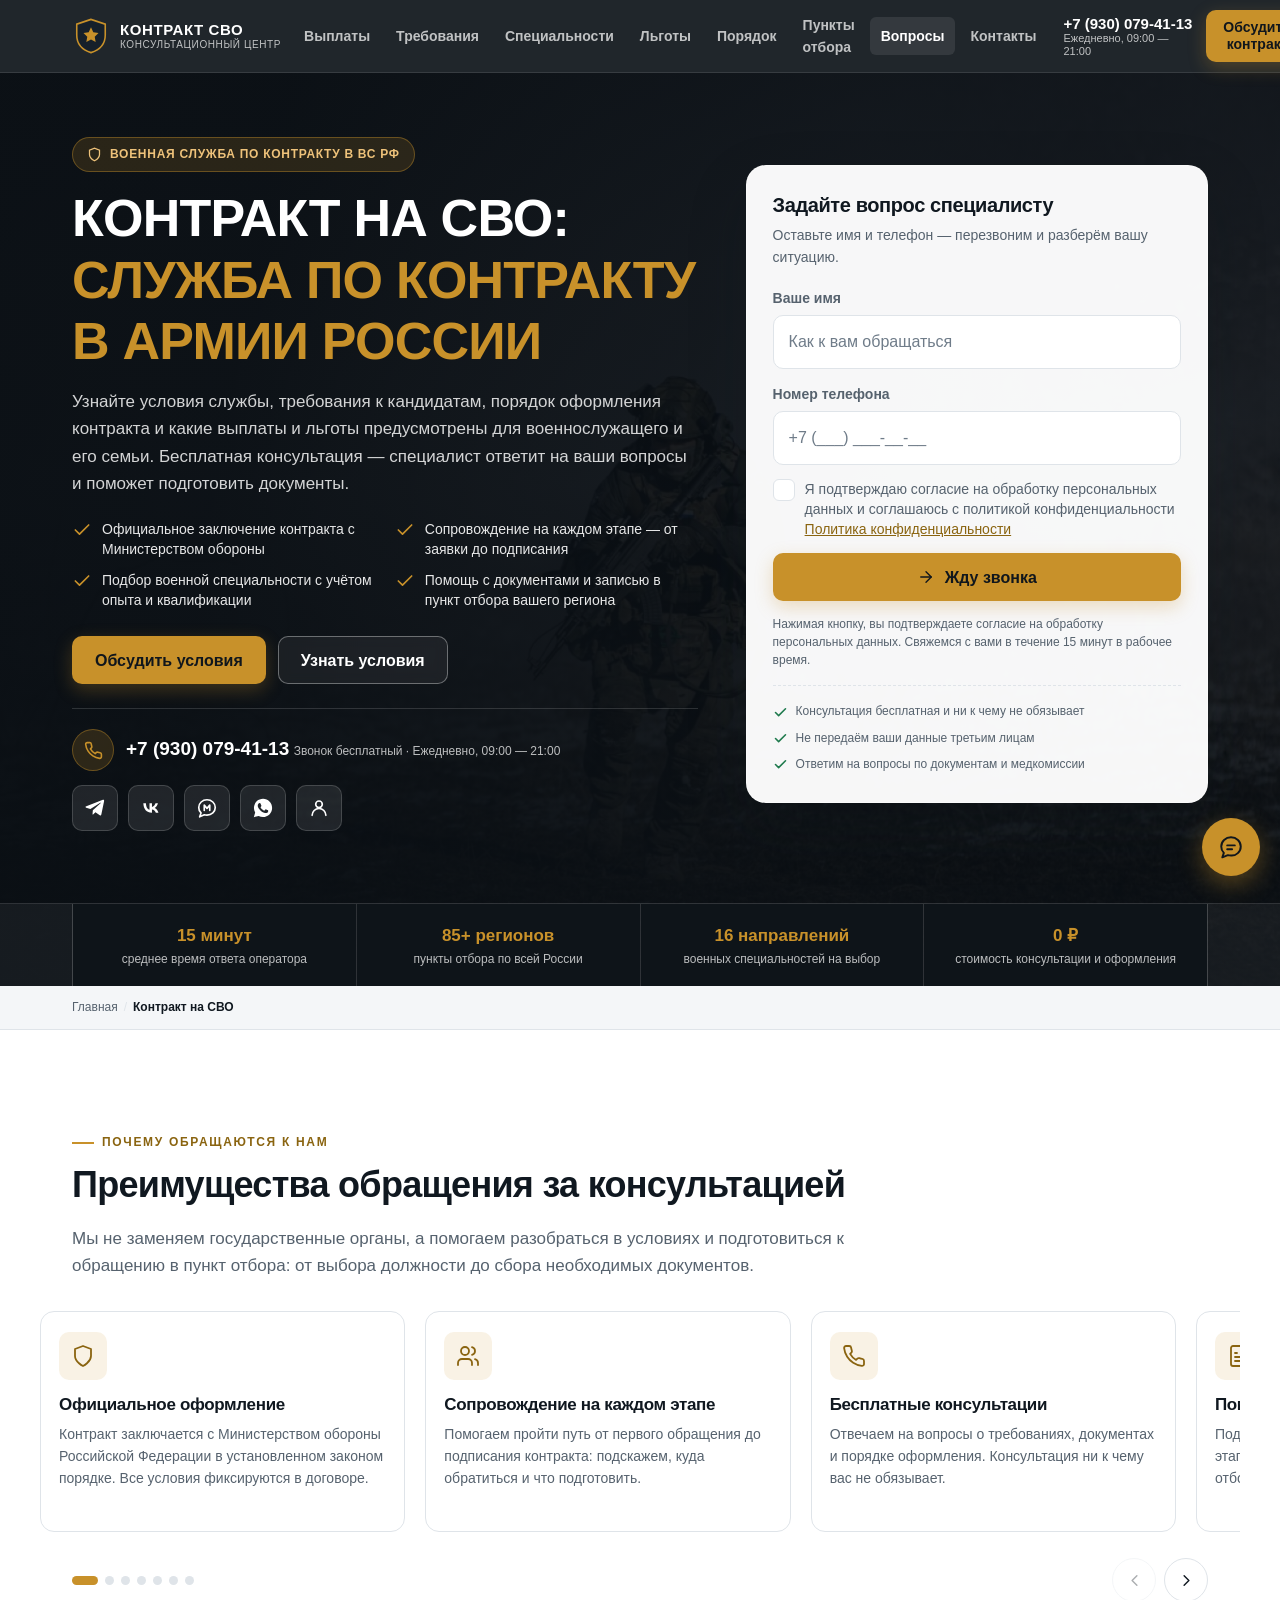
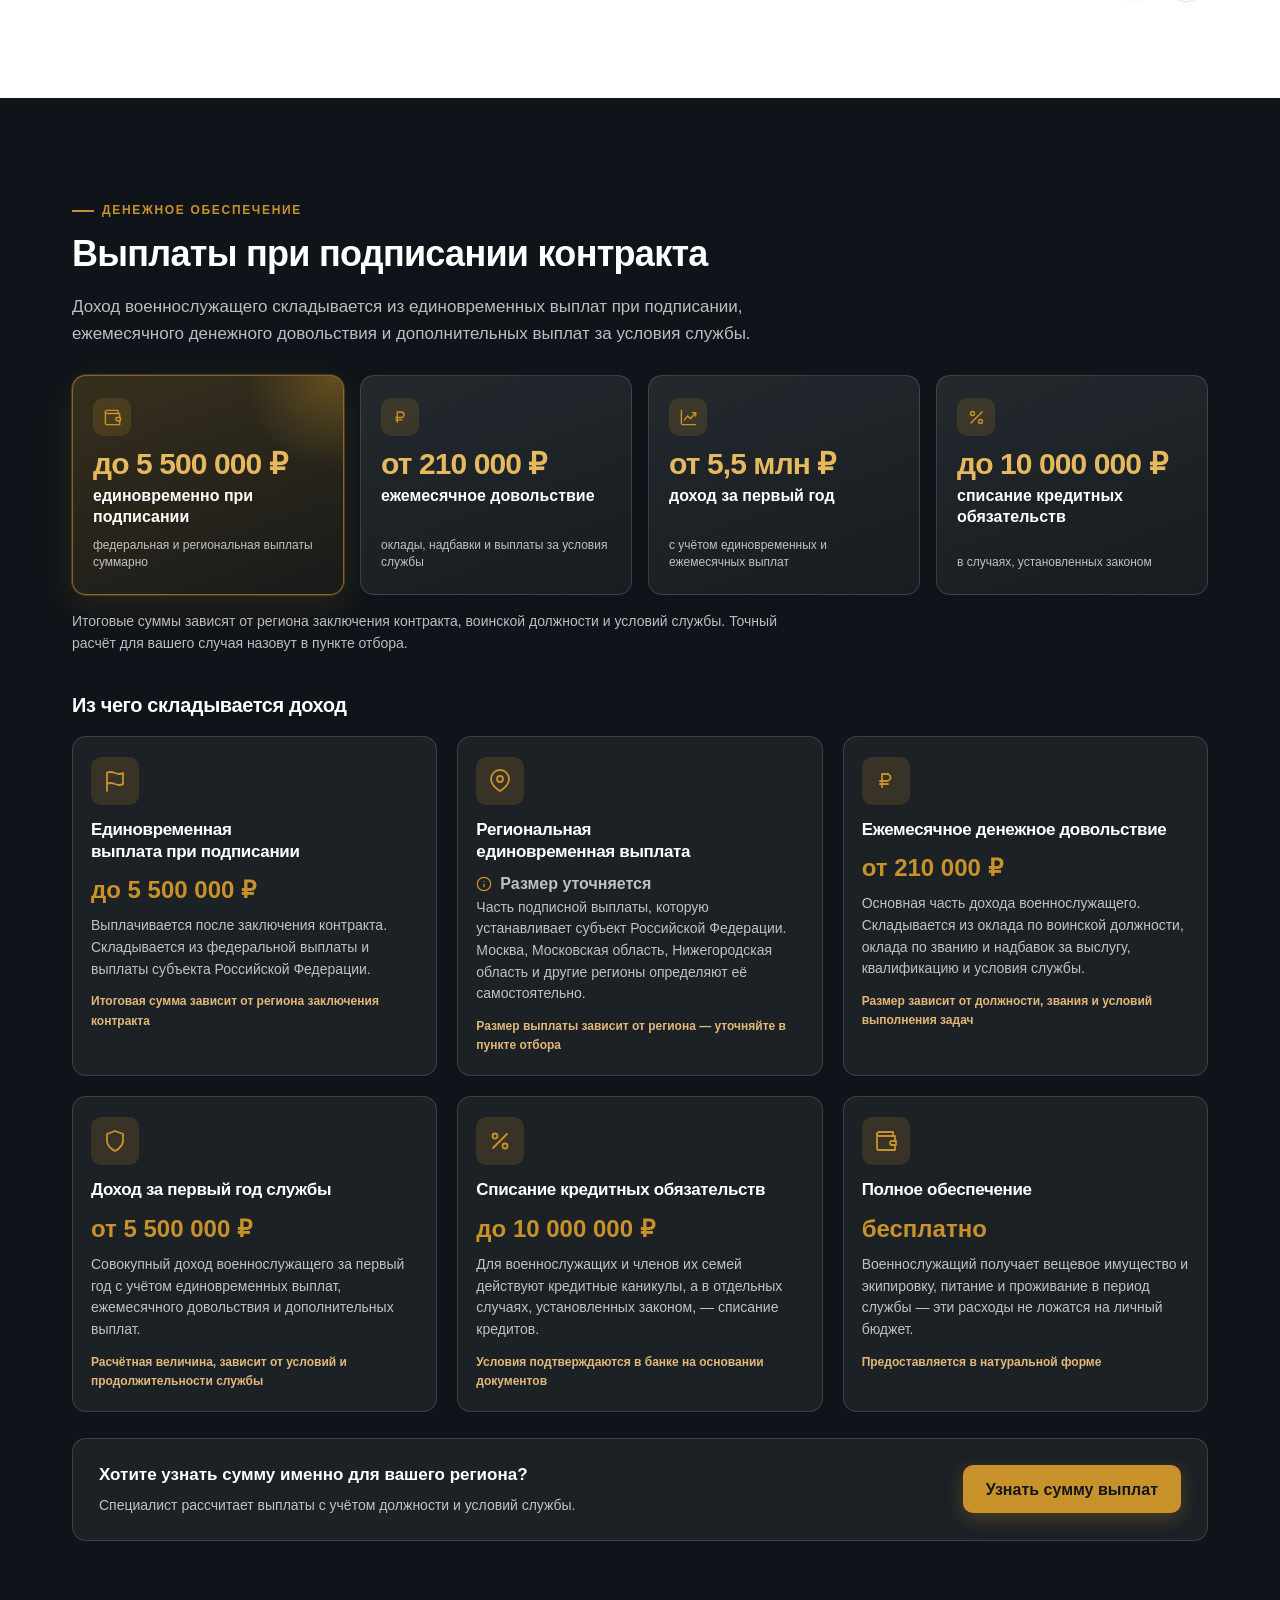
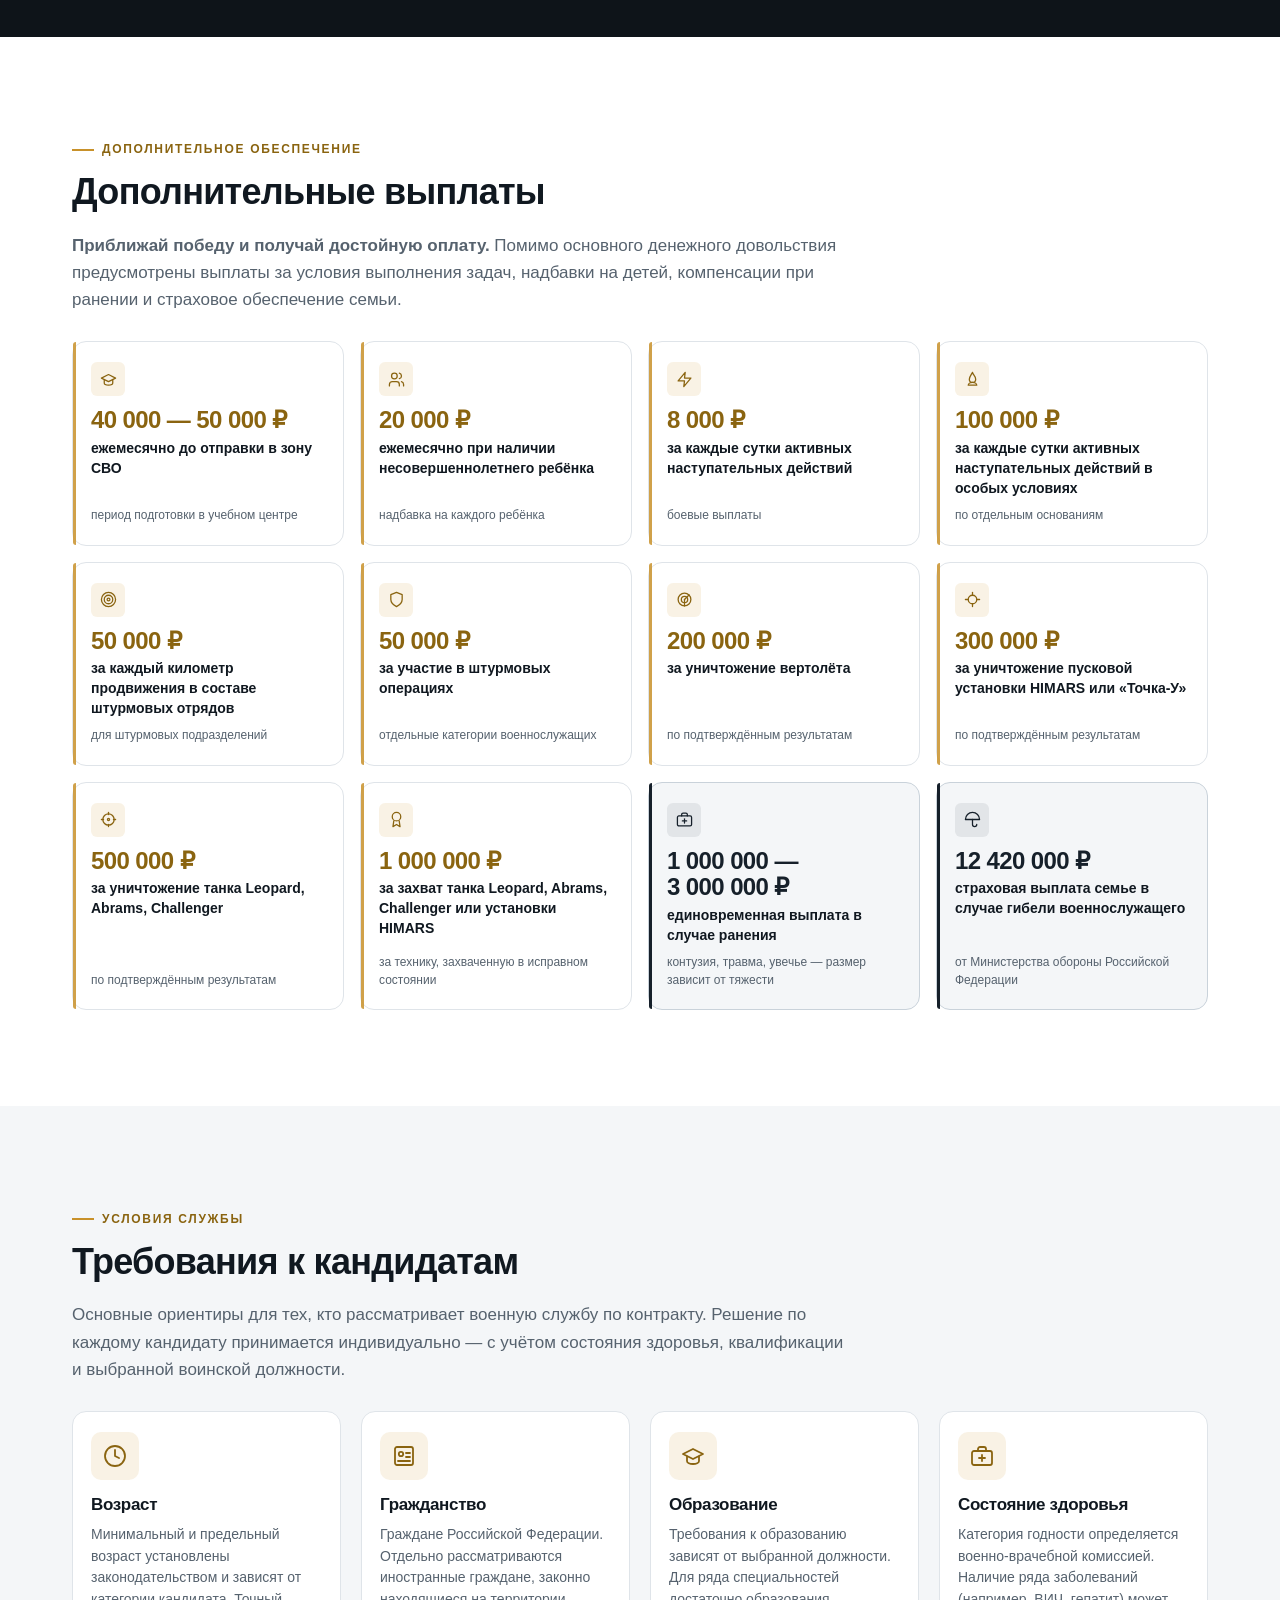
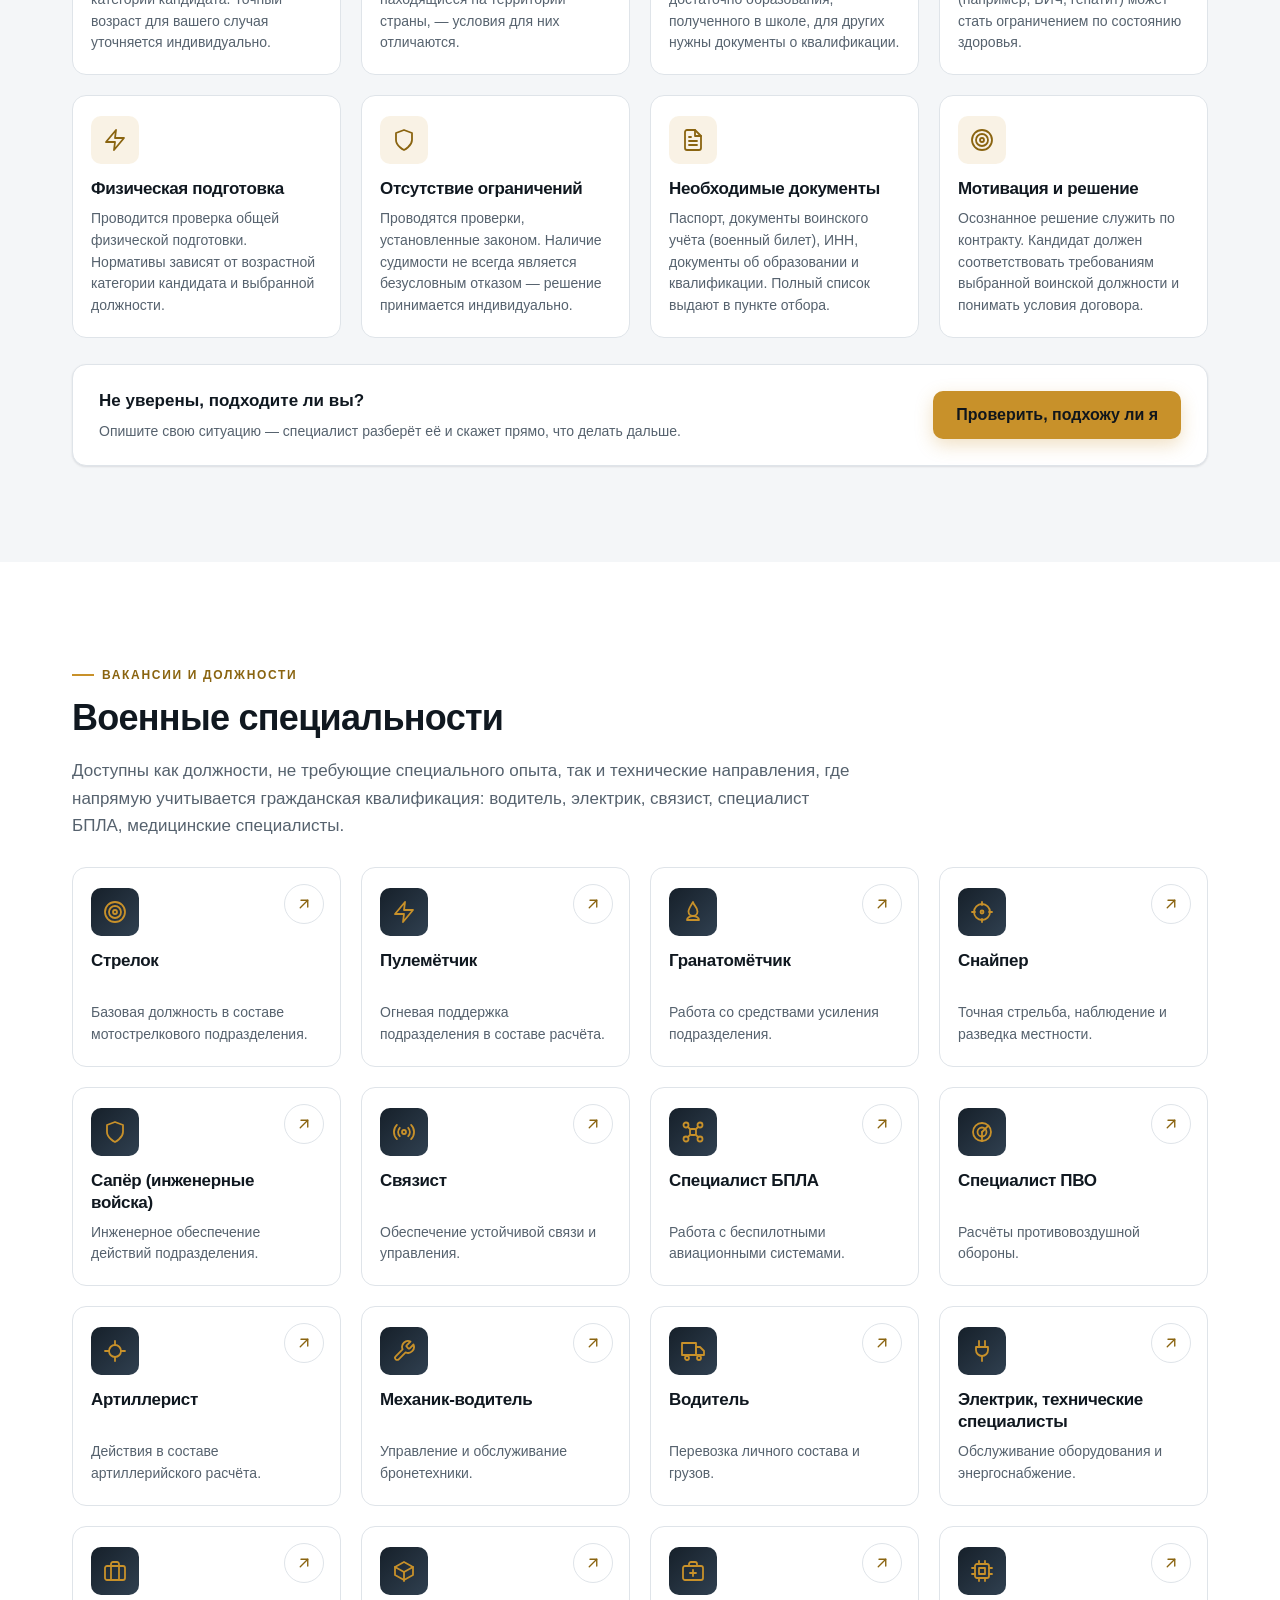
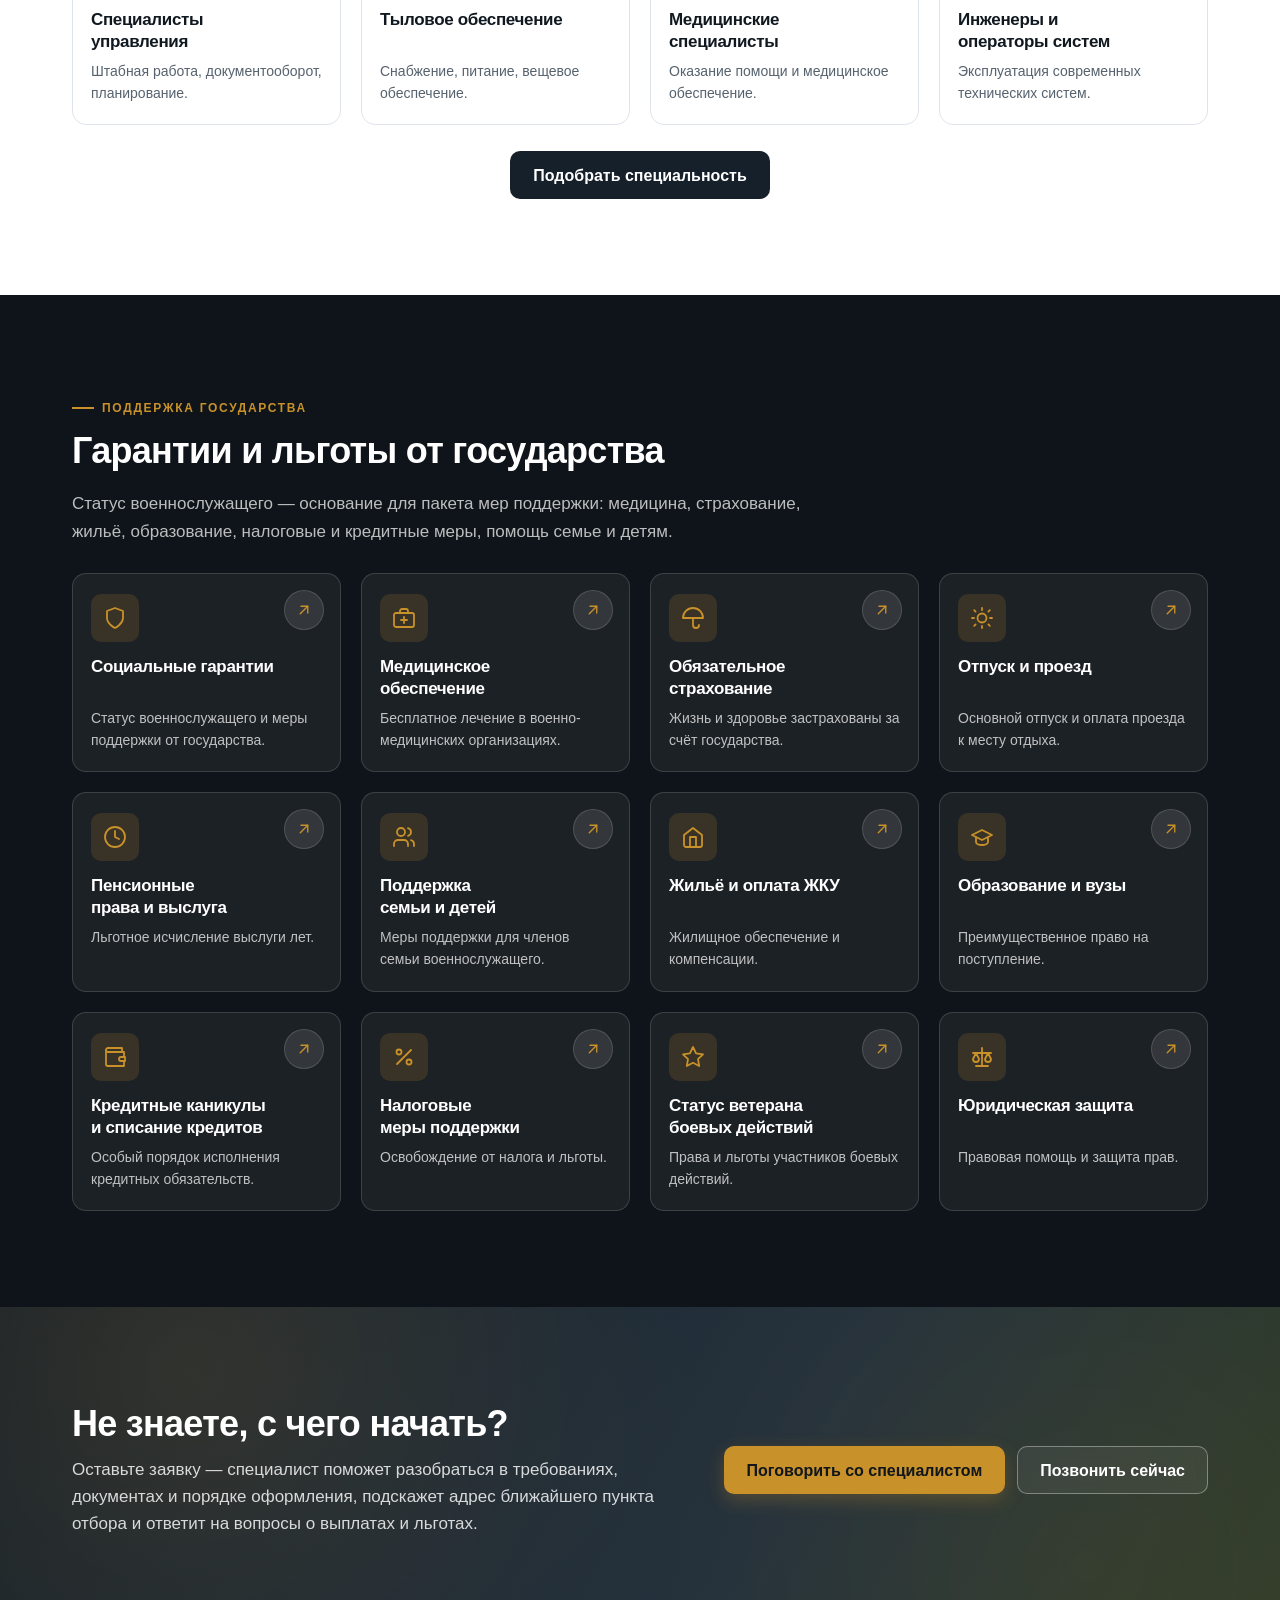
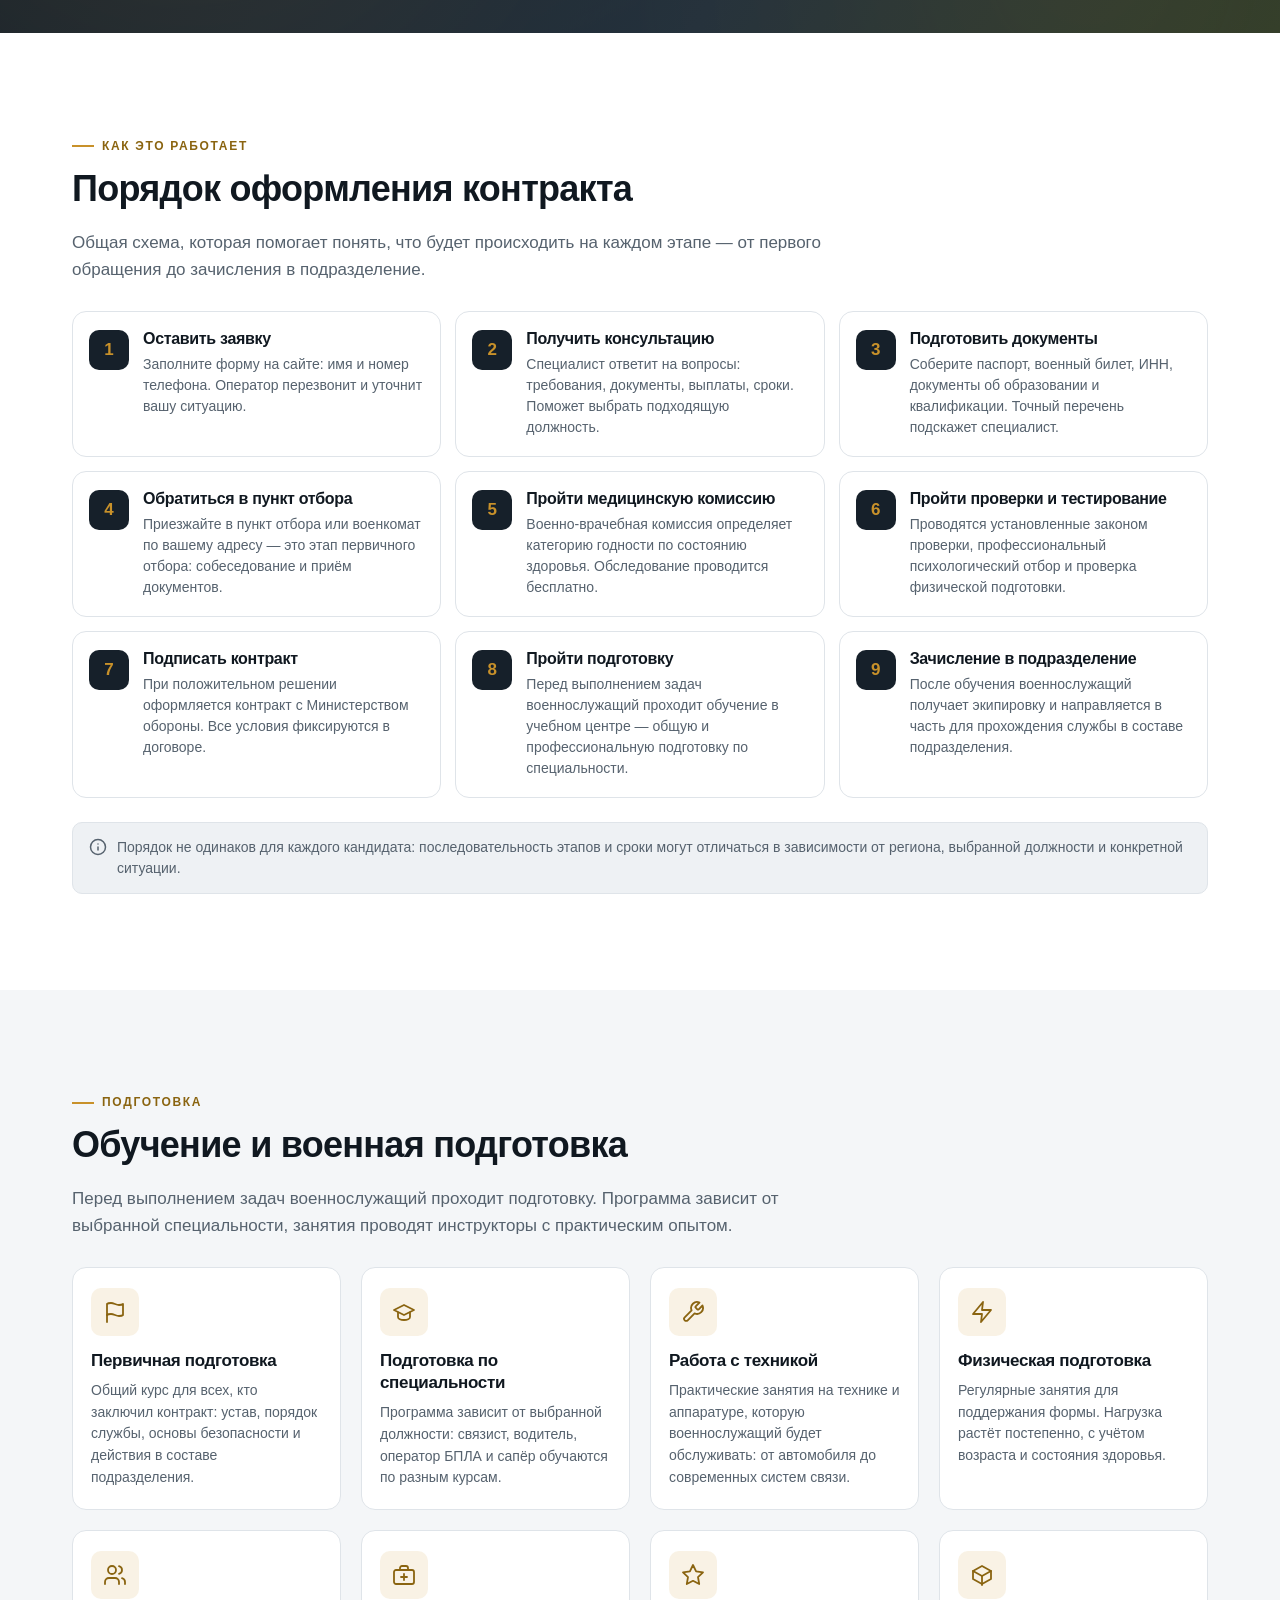
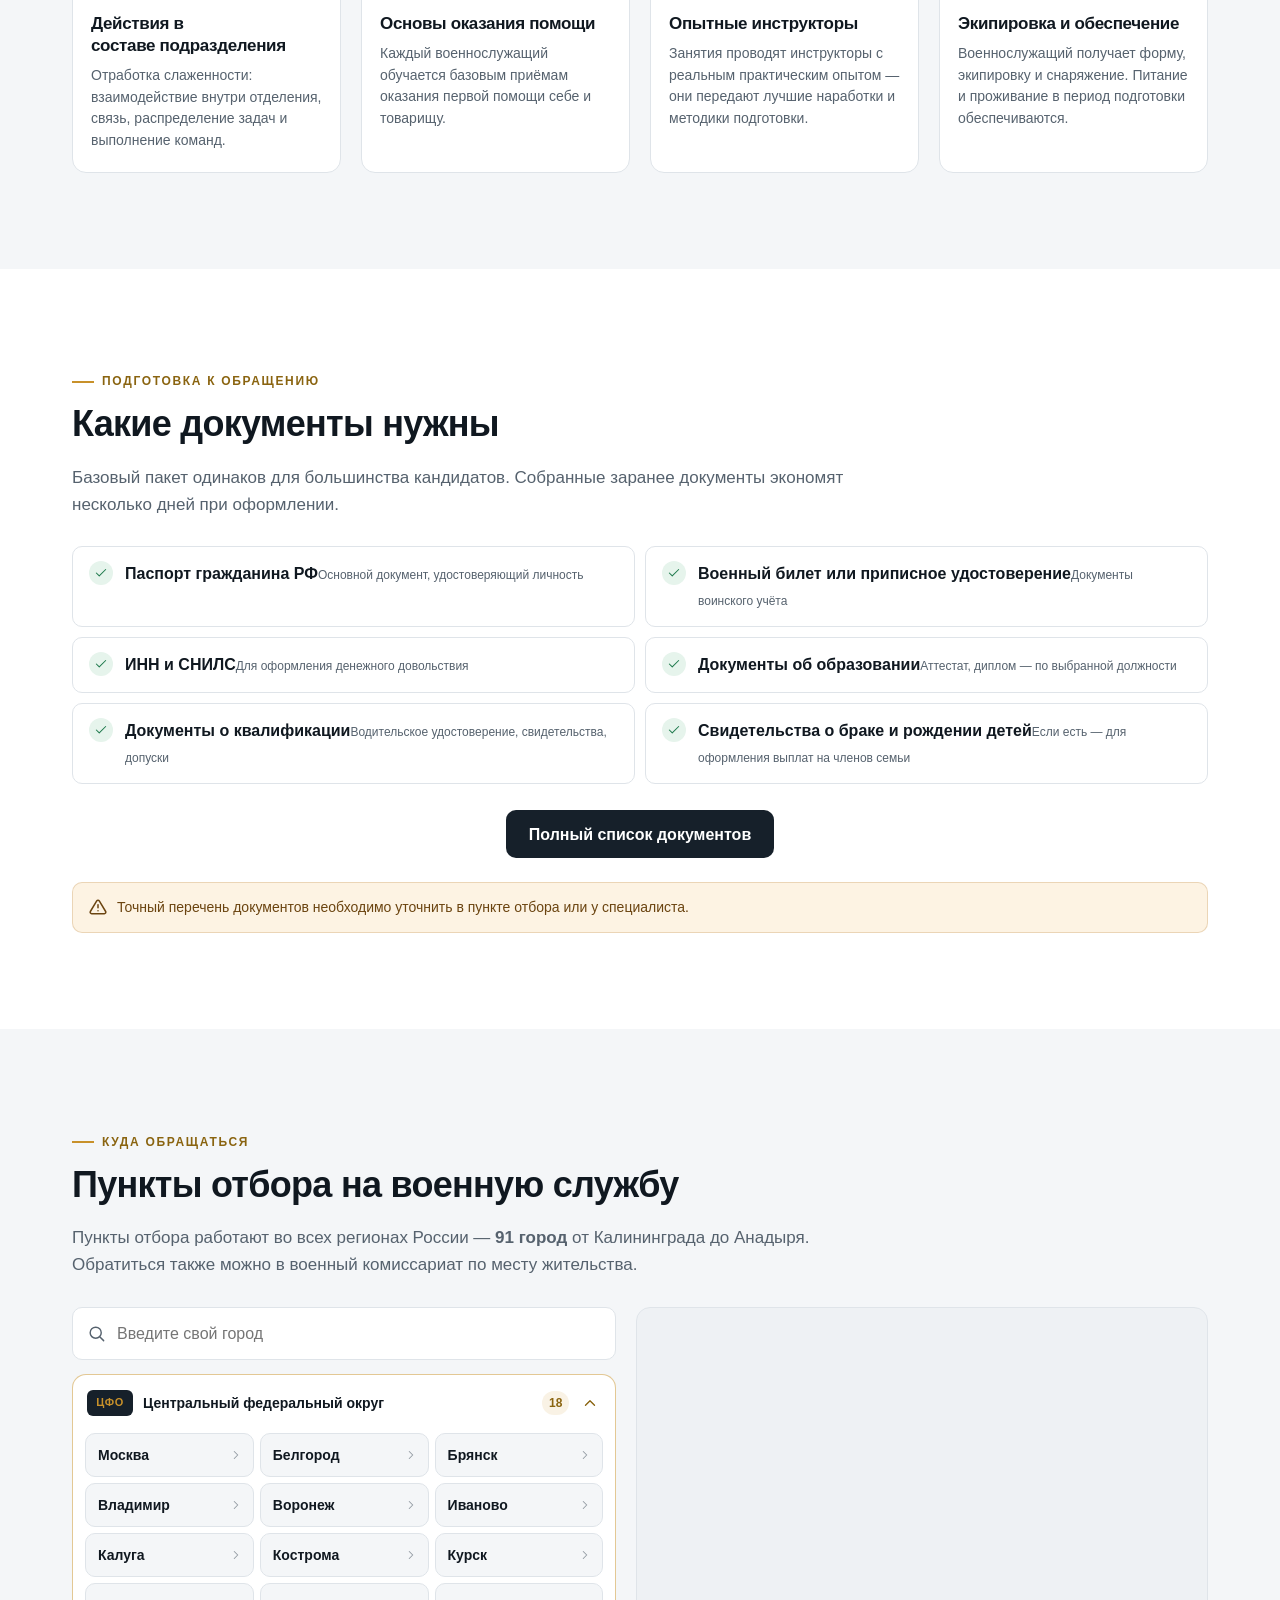
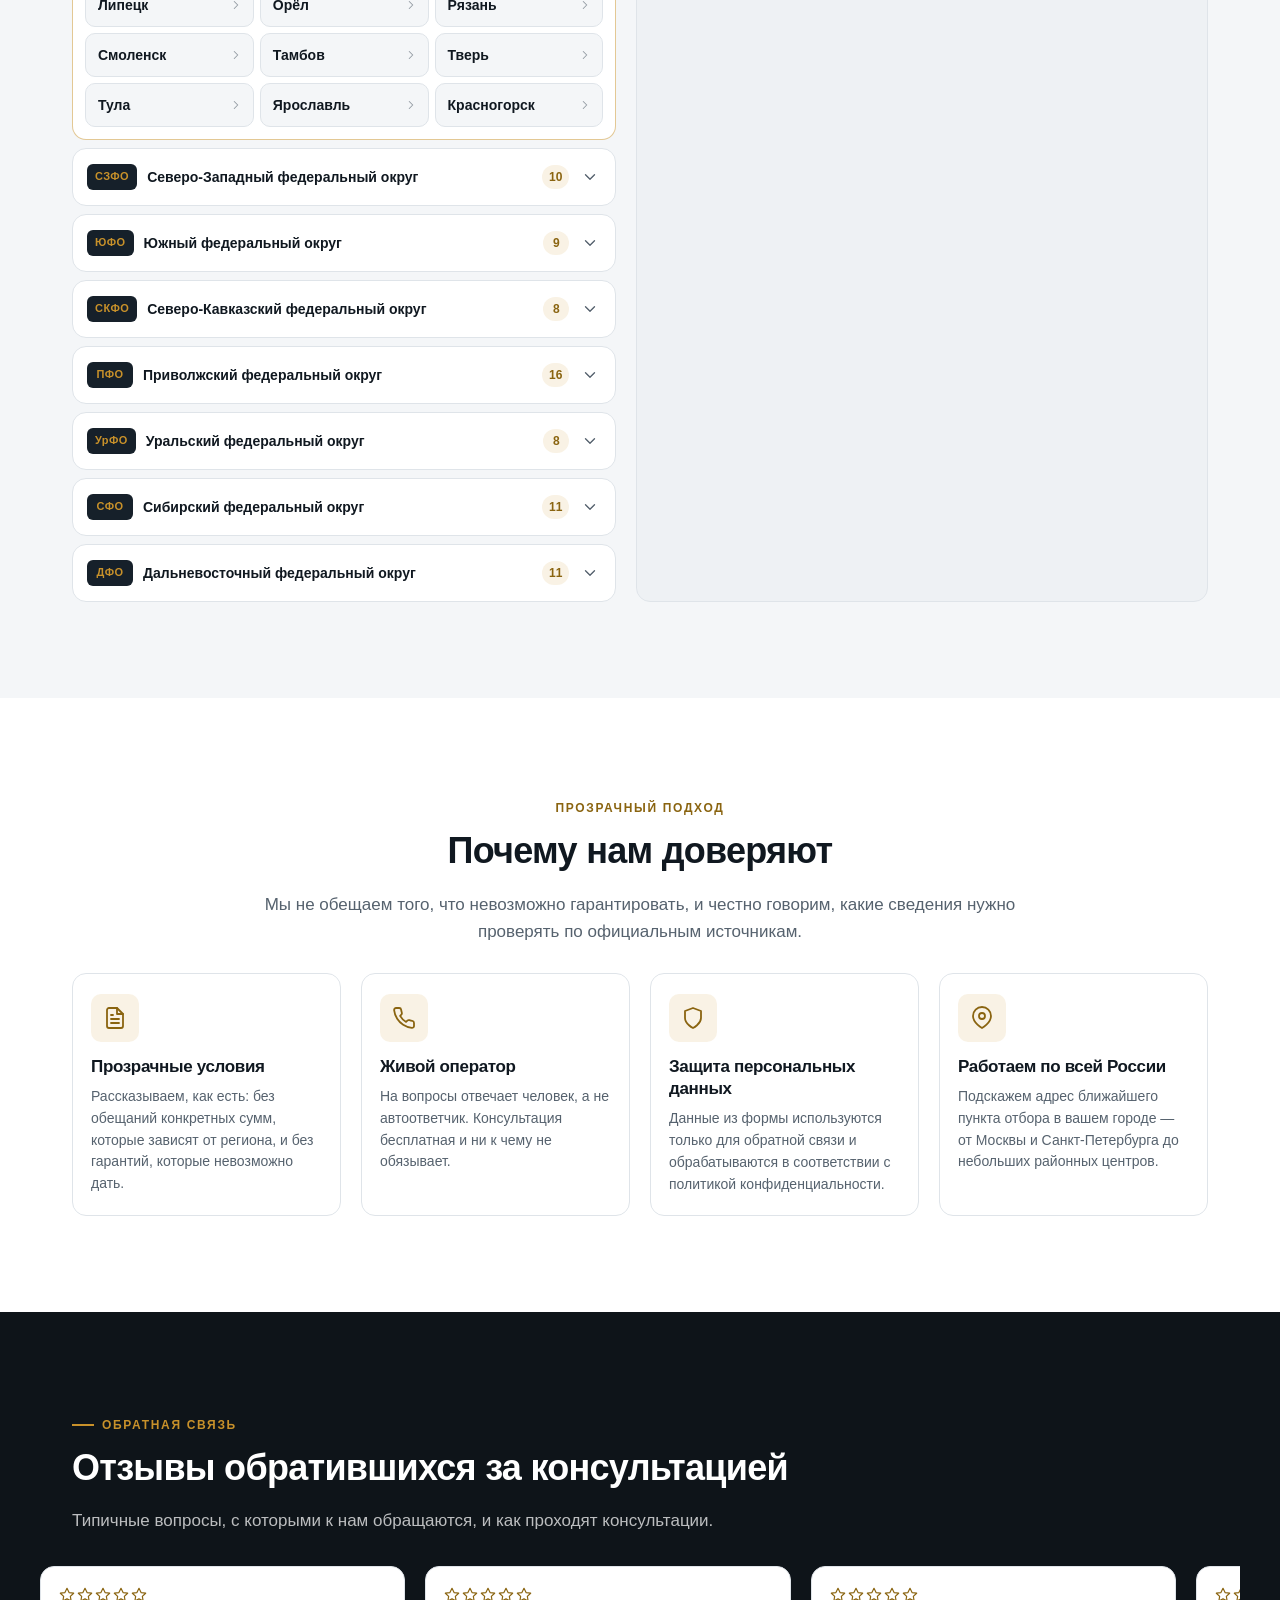
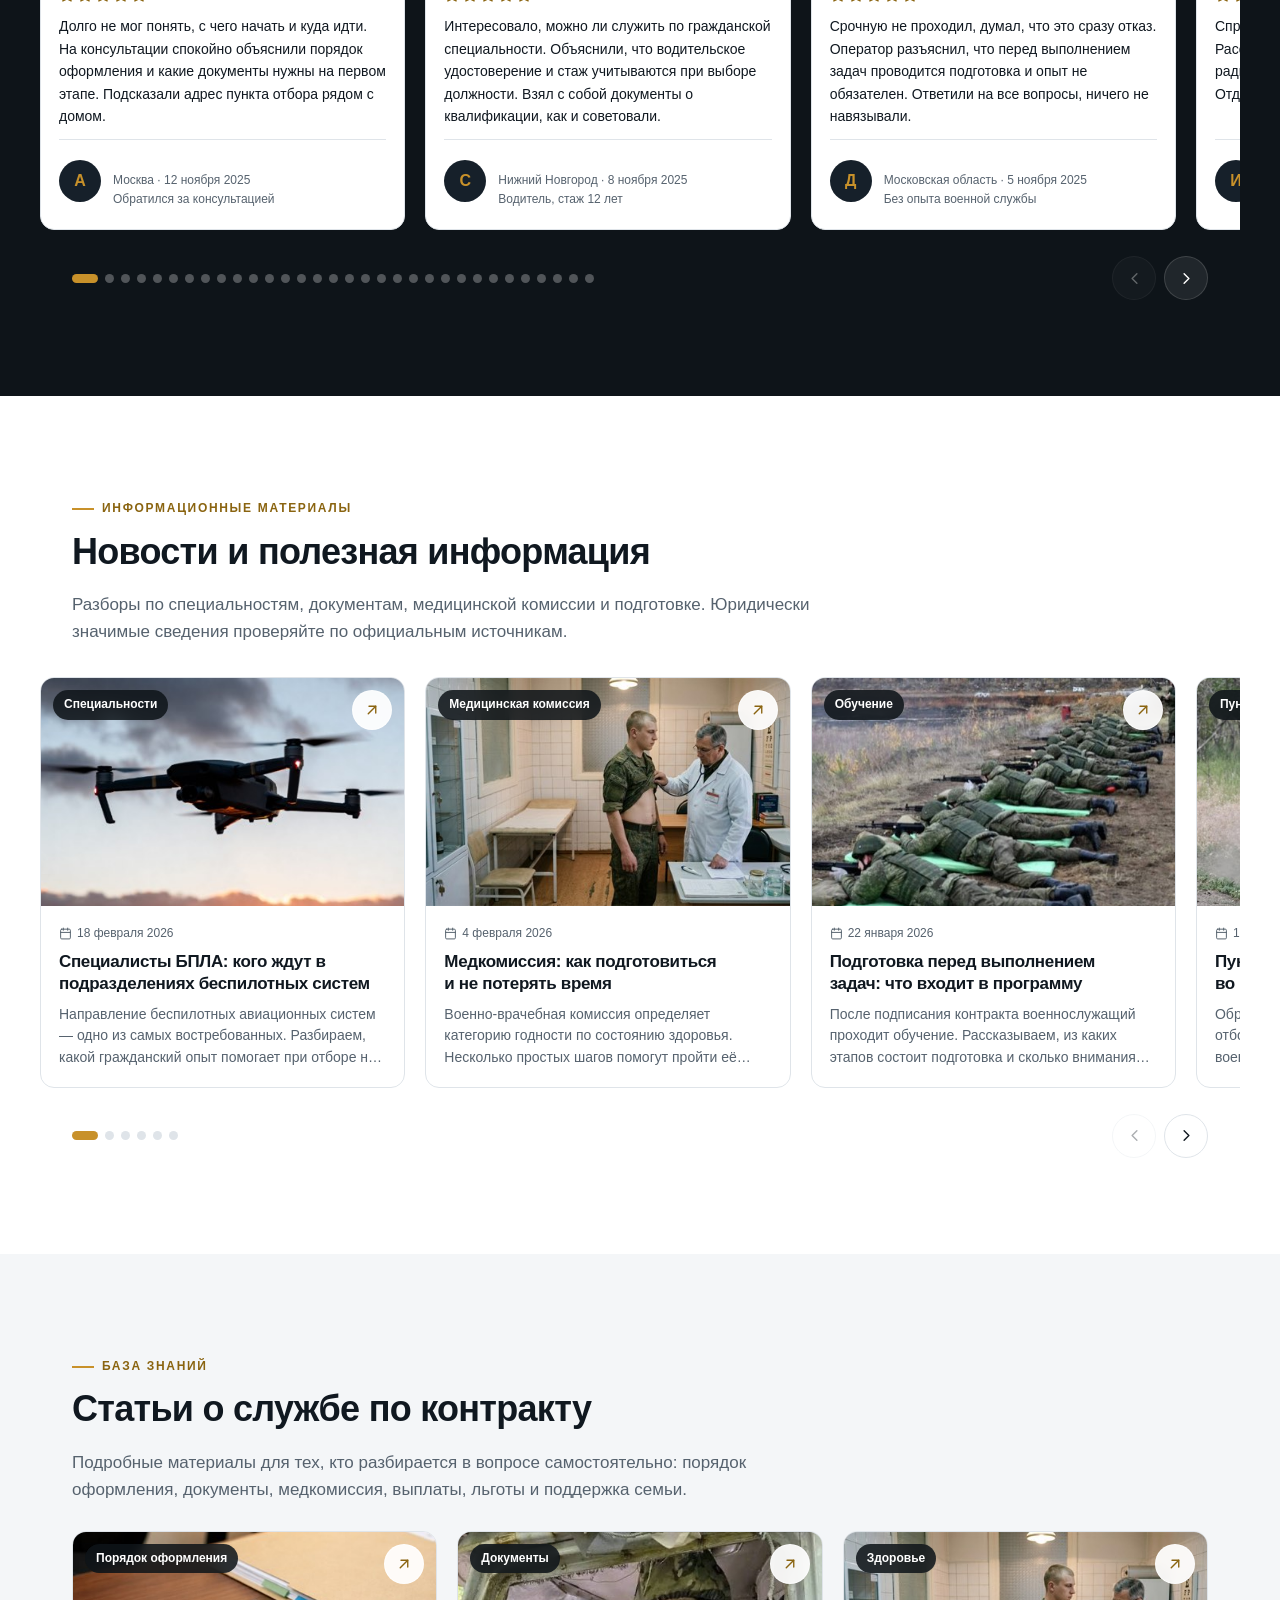
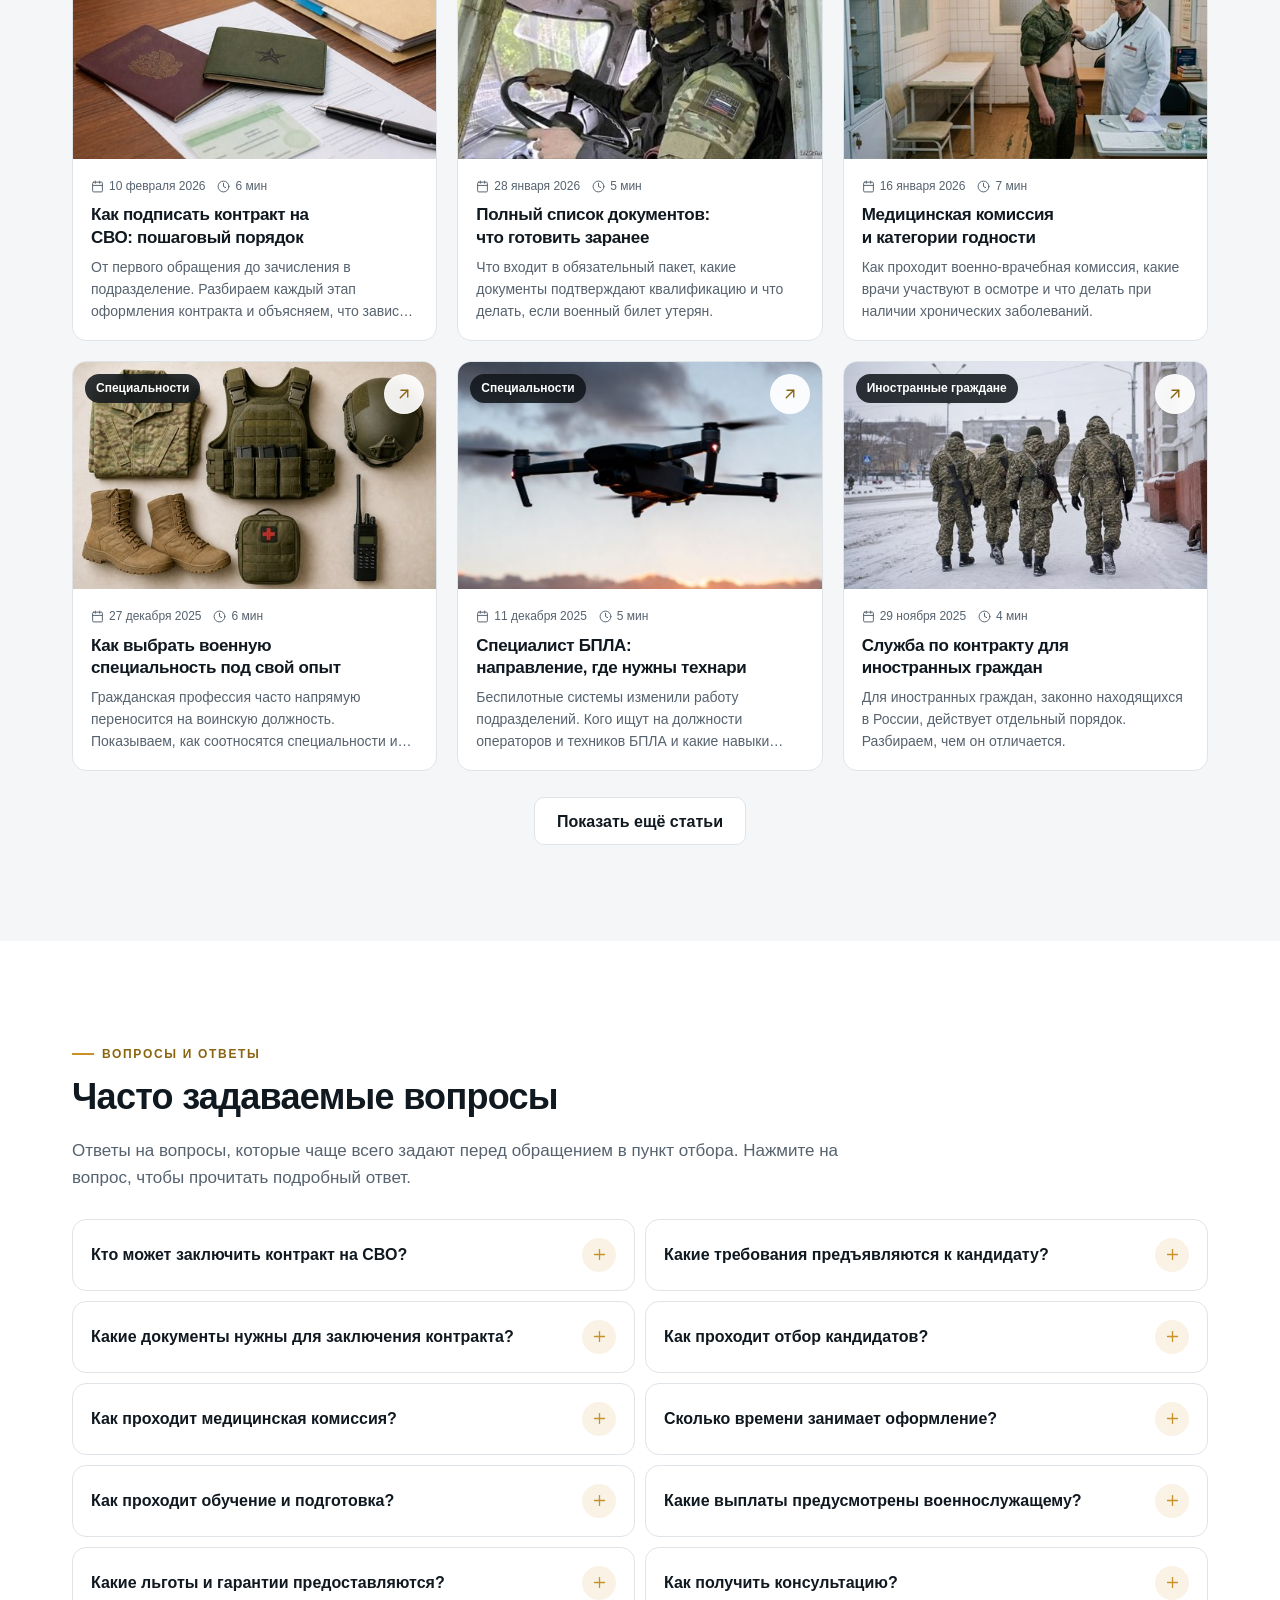
<file: index.html>
<!DOCTYPE html>
<html lang="ru">
<head>
<meta charset="utf-8">
<meta name="viewport" content="width=device-width, initial-scale=1, viewport-fit=cover">
<title>Заключить контракт на СВО — Служба по контракту с Минобороны РФ</title>
<meta name="description" content="Контракт на СВО: служба по контракту и условия. Узнайте, как подписать контракт на СВО, требования, выплаты и порядок оформления службы на СВО.">
<meta name="keywords" content="контракт на сво, служба по контракту, военная служба, выплаты, льготы, пункт отбора, документы, минобороны">
<meta name="robots" content="index, follow, max-image-preview:large">
<meta name="theme-color" content="#0e1419">
<meta name="format-detection" content="telephone=no">
<link rel="canonical" href="https://xn----8sbe0aignfczgnl9b9e7b.xn--p1ai/">

<!-- Open Graph -->
<meta property="og:type" content="website">
<meta property="og:locale" content="ru_RU">
<meta property="og:site_name" content="Контракт СВО — информационно-консультационный центр">
<meta property="og:title" content="Заключить контракт на СВО — Служба по контракту с Минобороны РФ">
<meta property="og:description" content="Контракт на СВО: служба по контракту и условия. Требования к кандидатам, выплаты, льготы, документы и порядок оформления.">
<meta property="og:url" content="https://xn----8sbe0aignfczgnl9b9e7b.xn--p1ai/">
<meta property="og:image" content="https://xn----8sbe0aignfczgnl9b9e7b.xn--p1ai/assets/img/hero-soldier.jpg">
<meta property="og:image:width" content="1600">
<meta property="og:image:height" content="1066">
<meta property="og:image:alt" content="Военнослужащий по контракту в экипировке">

<!-- Twitter Cards -->
<meta name="twitter:card" content="summary_large_image">
<meta name="twitter:title" content="Заключить контракт на СВО — Служба по контракту с Минобороны РФ">
<meta name="twitter:description" content="Условия службы по контракту, требования, выплаты, льготы и порядок оформления. Бесплатная консультация.">
<meta name="twitter:image" content="https://xn----8sbe0aignfczgnl9b9e7b.xn--p1ai/assets/img/hero-soldier.jpg">

<link rel="icon" href="favicon.svg" type="image/svg+xml">
<link rel="apple-touch-icon" href="favicon.svg">
<link rel="preload" as="image" href="assets/img/hero-soldier.jpg" imagesrcset="assets/img/hero-soldier-480.jpg 480w, assets/img/hero-soldier-800.jpg 800w, assets/img/hero-soldier.jpg 1600w" imagesizes="100vw" fetchpriority="high">
<link rel="stylesheet" href="assets/css/style.css">

<!-- Структурированные данные -->
<script type="application/ld+json">
{
  "@context": "https://schema.org",
  "@graph": [
    {
      "@type": "WebSite",
      "@id": "https://xn----8sbe0aignfczgnl9b9e7b.xn--p1ai/#website",
      "url": "https://xn----8sbe0aignfczgnl9b9e7b.xn--p1ai/",
      "name": "Контракт СВО — информационно-консультационный центр",
      "inLanguage": "ru-RU",
      "description": "Информация об условиях службы по контракту в Вооружённых силах Российской Федерации"
    },
    {
      "@type": "WebPage",
      "@id": "https://xn----8sbe0aignfczgnl9b9e7b.xn--p1ai/#webpage",
      "url": "https://xn----8sbe0aignfczgnl9b9e7b.xn--p1ai/",
      "name": "Заключить контракт на СВО — Служба по контракту с Минобороны РФ",
      "isPartOf": { "@id": "https://xn----8sbe0aignfczgnl9b9e7b.xn--p1ai/#website" },
      "description": "Контракт на СВО: служба по контракту и условия. Требования, выплаты и порядок оформления."
    },
    {
      "@type": "Organization",
      "@id": "https://xn----8sbe0aignfczgnl9b9e7b.xn--p1ai/#org",
      "name": "Контракт СВО — информационно-консультационный центр",
      "url": "https://xn----8sbe0aignfczgnl9b9e7b.xn--p1ai/",
      "telephone": "+7 (930) 079-41-13",
      "areaServed": "RU",
      "sameAs": [
        "https://t.me/svohelperru",
        "https://vk.ru/svohelper",
        "https://max.ru/id860330550789_biz"
      ],
      "contactPoint": {
        "@type": "ContactPoint",
        "telephone": "+79300794113",
        "contactType": "customer service",
        "availableLanguage": "Russian"
      }
    },
    {
      "@type": "BreadcrumbList",
      "itemListElement": [
        { "@type": "ListItem", "position": 1, "name": "Главная", "item": "https://xn----8sbe0aignfczgnl9b9e7b.xn--p1ai/" },
        { "@type": "ListItem", "position": 2, "name": "Контракт на СВО" }
      ]
    },
    {
      "@type": "FAQPage",
      "mainEntity": [
        {
          "@type": "Question",
          "name": "Кто может заключить контракт на СВО?",
          "acceptedAnswer": {
            "@type": "Answer",
            "text": "Заключить контракт с Министерством обороны могут граждане Российской Федерации, соответствующие требованиям к возрасту, состоянию здоровья и уровню подготовки. Служба доступна как тем, кто прошёл срочную службу, так и тем, у кого нет опыта военной службы. Отдельно рассматриваются иностранные граждане, законно находящиеся на территории России."
          }
        },
        {
          "@type": "Question",
          "name": "Какие документы нужны для заключения контракта?",
          "acceptedAnswer": {
            "@type": "Answer",
            "text": "На первом этапе нужны паспорт гражданина РФ, военный билет или приписное удостоверение, ИНН и СНИЛС, документы об образовании. Дополнительно — документы, подтверждающие квалификацию, и свидетельства о браке и рождении детей. Полный перечень выдают в пункте отбора."
          }
        },
        {
          "@type": "Question",
          "name": "Какие выплаты предусмотрены военнослужащему по контракту?",
          "acceptedAnswer": {
            "@type": "Answer",
            "text": "Военнослужащий получает ежемесячное денежное довольствие, единовременную выплату при заключении контракта, а также региональные выплаты. Размер зависит от региона, должности и условий службы, поэтому актуальные суммы уточняются в пункте отбора."
          }
        },
        {
          "@type": "Question",
          "name": "Как проходит медицинская комиссия?",
          "acceptedAnswer": {
            "@type": "Answer",
            "text": "Военно-врачебная комиссия проводит освидетельствование: осмотр врачей-специалистов, анализы и обследования. По результатам определяется категория годности к военной службе. Освидетельствование кандидатов проводится бесплатно."
          }
        },
        {
          "@type": "Question",
          "name": "Как получить консультацию?",
          "acceptedAnswer": {
            "@type": "Answer",
            "text": "Оставьте заявку на сайте, указав имя и номер телефона, — оператор перезвонит в рабочее время. Также можно позвонить или написать в Telegram, WhatsApp или VK. Консультация бесплатная."
          }
        }
      ]
    }
  ]
}
</script>
</head>
<body>

<a class="skip-link" href="#main">Перейти к основному содержанию</a>

<!-- ====================== HEADER ====================== -->
<header class="header">
  <div class="container header__inner">
    <a class="logo" href="#top" aria-label="Контракт СВО — на главную">
      <svg class="logo__mark" viewBox="0 0 48 48" aria-hidden="true">
        <path d="M24 3 6 9v14c0 11 7.6 18.6 18 22 10.4-3.4 18-11 18-22V9L24 3z" fill="#16202a" stroke="#c8912a" stroke-width="2"/>
        <path d="M24 13l2.9 6.2 6.6.9-4.8 4.7 1.2 6.8L24 28.4 18.1 31.6l1.2-6.8-4.8-4.7 6.6-.9L24 13z" fill="#c8912a"/>
      </svg>
      <span class="logo__text">
        <span class="logo__title">Контракт СВО</span>
        <span class="logo__sub">Консультационный центр</span>
      </span>
    </a>

    <nav aria-label="Основная навигация">
      <ul class="nav">
        <li><a href="#payments">Выплаты</a></li>
        <li><a href="#requirements">Требования</a></li>
        <li><a href="#specialties">Специальности</a></li>
        <li><a href="#benefits">Льготы</a></li>
        <li><a href="#process">Порядок</a></li>
        <li><a href="#offices">Пункты отбора</a></li>
        <li><a href="#faq">Вопросы</a></li>
        <li><a href="#contacts">Контакты</a></li>
      </ul>
    </nav>

    <div class="header__actions">
      <a class="header__phone" href="tel:+79300794113" data-phone-link>
        <span class="header__phone-num" data-phone-text>+7 (930) 079-41-13</span>
        <span class="header__phone-hint" data-hours>Ежедневно, 09:00 — 21:00</span>
      </a>
      <button type="button" class="btn btn--primary btn--sm header__cta" data-open-form data-source="Шапка сайта">
        Обсудить контракт
      </button>
      <button type="button" class="burger" id="burger" aria-label="Открыть меню" aria-expanded="false" aria-controls="mobile-menu">
        <svg viewBox="0 0 24 24" fill="none" stroke="currentColor" stroke-width="2" stroke-linecap="round" aria-hidden="true">
          <path d="M3 7h18"/><path d="M3 12h18"/><path d="M3 17h18"/>
        </svg>
      </button>
    </div>
  </div>
</header>

<!-- ====================== МОБИЛЬНОЕ МЕНЮ ====================== -->
<div class="mobile-menu" id="mobile-menu" role="dialog" aria-modal="true" aria-label="Меню сайта">
  <div class="mobile-menu__overlay" data-menu-close></div>
  <div class="mobile-menu__panel">
    <div class="mobile-menu__head">
      <span class="logo__title" style="color:#fff">Меню</span>
      <button type="button" class="mobile-menu__close" data-menu-close aria-label="Закрыть меню">
        <svg viewBox="0 0 24 24" fill="none" stroke="currentColor" stroke-width="2" stroke-linecap="round" aria-hidden="true">
          <path d="M18 6 6 18"/><path d="M6 6l12 12"/>
        </svg>
      </button>
    </div>
    <ul class="mobile-menu__nav">
      <li><a href="#payments">Выплаты при подписании</a></li>
      <li><a href="#achievements">Дополнительные выплаты</a></li>
      <li><a href="#requirements">Требования к кандидатам</a></li>
      <li><a href="#specialties">Военные специальности</a></li>
      <li><a href="#benefits">Гарантии и льготы</a></li>
      <li><a href="#process">Порядок оформления</a></li>
      <li><a href="#training">Обучение</a></li>
      <li><a href="#documents">Документы</a></li>
      <li><a href="#offices">Пункты отбора</a></li>
      <li><a href="#reviews">Отзывы</a></li>
      <li><a href="#news">Новости</a></li>
      <li><a href="#articles">Статьи</a></li>
      <li><a href="#faq">Вопросы и ответы</a></li>
      <li><a href="#contacts">Контакты</a></li>
    </ul>
    <div class="mobile-menu__foot">
      <a class="mobile-menu__phone" href="tel:+79300794113" data-phone-link data-phone-text>+7 (930) 079-41-13</a>
      <div class="mobile-menu__hours" data-hours></div>
      <button type="button" class="btn btn--primary btn--block" data-open-form data-source="Мобильное меню">
        Связаться со специалистом
      </button>
      <div class="social-row" data-social-row></div>
    </div>
  </div>
</div>

<main id="main">

<!-- ====================== HERO ====================== -->
<section class="hero" id="top">
  <div class="hero__bg">
    <img src="assets/img/hero-soldier.jpg"
         srcset="assets/img/hero-soldier-480.jpg 480w, assets/img/hero-soldier-800.jpg 800w, assets/img/hero-soldier.jpg 1600w"
         sizes="100vw"
         alt="Военнослужащий по контракту в современной экипировке выполняет задачу на местности"
         width="1600" height="1066" fetchpriority="high" decoding="async">
  </div>

  <div class="container hero__inner">
    <div>
      <span class="hero__badge">
        <svg viewBox="0 0 24 24" fill="none" stroke="currentColor" stroke-width="2" aria-hidden="true"><path d="M12 22s8-4 8-10V5l-8-3-8 3v7c0 6 8 10 8 10z"/></svg>
        Военная служба по контракту в ВС РФ
      </span>

      <h1>Контракт на СВО: <span class="accent-line">служба по контракту в армии России</span></h1>

      <p class="hero__text">
        Узнайте условия службы, требования к кандидатам, порядок оформления контракта
        и какие выплаты и льготы предусмотрены для военнослужащего и его семьи.
        Бесплатная консультация — специалист ответит на ваши вопросы и поможет подготовить документы.
      </p>

      <ul class="hero__usp">
        <li>
          <svg viewBox="0 0 24 24" fill="none" stroke="currentColor" stroke-width="2" stroke-linecap="round" stroke-linejoin="round" aria-hidden="true"><polyline points="20 6 9 17 4 12"/></svg>
          <span>Официальное заключение контракта с Министерством обороны</span>
        </li>
        <li>
          <svg viewBox="0 0 24 24" fill="none" stroke="currentColor" stroke-width="2" stroke-linecap="round" stroke-linejoin="round" aria-hidden="true"><polyline points="20 6 9 17 4 12"/></svg>
          <span>Сопровождение на каждом этапе — от заявки до подписания</span>
        </li>
        <li>
          <svg viewBox="0 0 24 24" fill="none" stroke="currentColor" stroke-width="2" stroke-linecap="round" stroke-linejoin="round" aria-hidden="true"><polyline points="20 6 9 17 4 12"/></svg>
          <span>Подбор военной специальности с учётом опыта и квалификации</span>
        </li>
        <li>
          <svg viewBox="0 0 24 24" fill="none" stroke="currentColor" stroke-width="2" stroke-linecap="round" stroke-linejoin="round" aria-hidden="true"><polyline points="20 6 9 17 4 12"/></svg>
          <span>Помощь с документами и записью в пункт отбора вашего региона</span>
        </li>
      </ul>

      <div class="hero__actions">
        <button type="button" class="btn btn--primary" data-open-form data-source="Первый экран — кнопка">
          Обсудить условия
        </button>
        <a class="btn btn--ghost-light" href="#requirements">Узнать условия</a>
      </div>

      <div class="hero__contact">
        <a class="hero__phone" href="tel:+79300794113" data-phone-link>
          <span class="hero__phone-icon">
            <svg viewBox="0 0 24 24" fill="none" stroke="currentColor" stroke-width="2" stroke-linecap="round" stroke-linejoin="round" aria-hidden="true"><path d="M22 16.92v3a2 2 0 0 1-2.18 2 19.8 19.8 0 0 1-8.63-3.07 19.5 19.5 0 0 1-6-6A19.8 19.8 0 0 1 2.12 4.2 2 2 0 0 1 4.11 2h3a2 2 0 0 1 2 1.72c.13.96.36 1.9.7 2.81a2 2 0 0 1-.45 2.11L8.09 9.91a16 16 0 0 0 6 6l1.27-1.27a2 2 0 0 1 2.11-.45c.91.34 1.85.57 2.81.7A2 2 0 0 1 22 16.92z"/></svg>
          </span>
          <span>
            <span class="hero__phone-num" data-phone-text>+7 (930) 079-41-13</span>
            <span class="hero__phone-hint">Звонок бесплатный · <span data-hours></span></span>
          </span>
        </a>

        <div class="social-row" data-social-row></div>
      </div>
    </div>

    <div class="hero-form">
      <h2 class="hero-form__title">Задайте вопрос специалисту</h2>
      <p class="hero-form__sub">Оставьте имя и телефон — перезвоним и разберём вашу ситуацию.</p>
      <div id="hero-form-host"></div>
      <ul class="hero-form__benefits">
        <li><svg viewBox="0 0 24 24" fill="none" stroke="currentColor" stroke-width="2.5" stroke-linecap="round" stroke-linejoin="round" aria-hidden="true"><polyline points="20 6 9 17 4 12"/></svg> Консультация бесплатная и ни к чему не обязывает</li>
        <li><svg viewBox="0 0 24 24" fill="none" stroke="currentColor" stroke-width="2.5" stroke-linecap="round" stroke-linejoin="round" aria-hidden="true"><polyline points="20 6 9 17 4 12"/></svg> Не передаём ваши данные третьим лицам</li>
        <li><svg viewBox="0 0 24 24" fill="none" stroke="currentColor" stroke-width="2.5" stroke-linecap="round" stroke-linejoin="round" aria-hidden="true"><polyline points="20 6 9 17 4 12"/></svg> Ответим на вопросы по документам и медкомиссии</li>
      </ul>
    </div>
  </div>

  <div class="hero-strip">
    <div class="container">
      <div class="hero-strip__grid">
        <div class="hero-strip__item">
          <div class="hero-strip__value">15 минут</div>
          <div class="hero-strip__label">среднее время ответа оператора</div>
        </div>
        <div class="hero-strip__item">
          <div class="hero-strip__value">85+ регионов</div>
          <div class="hero-strip__label">пункты отбора по всей России</div>
        </div>
        <div class="hero-strip__item">
          <div class="hero-strip__value">16 направлений</div>
          <div class="hero-strip__label">военных специальностей на выбор</div>
        </div>
        <div class="hero-strip__item">
          <div class="hero-strip__value">0 ₽</div>
          <div class="hero-strip__label">стоимость консультации и оформления</div>
        </div>
      </div>
    </div>
  </div>
</section>

<!-- ====================== ХЛЕБНЫЕ КРОШКИ ====================== -->
<nav class="breadcrumbs" aria-label="Хлебные крошки">
  <div class="container">
    <ol>
      <li><a href="#top">Главная</a></li>
      <li><span aria-current="page">Контракт на СВО</span></li>
    </ol>
  </div>
</nav>

<!-- ====================== ПРЕИМУЩЕСТВА ====================== -->
<section class="section" id="advantages">
  <div class="container">
    <div class="section__head reveal">
      <span class="eyebrow">Почему обращаются к нам</span>
      <h2>Преимущества обращения за консультацией</h2>
      <p class="section__subtitle">
        Мы не заменяем государственные органы, а помогаем разобраться в условиях и подготовиться
        к обращению в пункт отбора: от выбора должности до сбора необходимых документов.
      </p>
    </div>
    <div id="advantages-carousel" class="reveal"></div>
  </div>
</section>

<!-- ====================== ВЫПЛАТЫ ====================== -->
<section class="section section--dark" id="payments">
  <div class="container">
    <div class="section__head reveal">
      <span class="eyebrow">Денежное обеспечение</span>
      <h2>Выплаты при подписании контракта</h2>
      <p class="section__subtitle">
        Доход военнослужащего складывается из единовременных выплат при подписании,
        ежемесячного денежного довольствия и дополнительных выплат за условия службы.
      </p>
    </div>

    <!-- Ключевые цифры -->
    <div class="pay-hero reveal" id="payments-highlights"></div>

    <p class="pay-hero__caption reveal">
      Итоговые суммы зависят от региона заключения контракта, воинской должности и условий службы.
      Точный расчёт для вашего случая назовут в пункте отбора.
    </p>

    <!-- Из чего складывается доход -->
    <h3 class="section__sub-h reveal">Из чего складывается доход</h3>
    <div class="grid grid--3 reveal scroll-mobile" id="payments-grid"></div>

    <div class="cta-inline reveal">
      <div>
        <strong>Хотите узнать сумму именно для вашего региона?</strong>
        <span>Специалист рассчитает выплаты с учётом должности и условий службы.</span>
      </div>
      <button type="button" class="btn btn--primary" data-open-form data-source="Секция выплат">
        Узнать сумму выплат
      </button>
    </div>
  </div>
</section>

<!-- ====================== ДОПОЛНИТЕЛЬНЫЕ ВЫПЛАТЫ ====================== -->
<section class="section" id="achievements">
  <div class="container">
    <div class="section__head reveal">
      <span class="eyebrow">Дополнительное обеспечение</span>
      <h2>Дополнительные выплаты</h2>
      <p class="section__subtitle">
        <strong>Приближай победу и получай достойную оплату.</strong>
        Помимо основного денежного довольствия предусмотрены выплаты за условия выполнения задач,
        надбавки на детей, компенсации при ранении и страховое обеспечение семьи.
      </p>
    </div>

    <div class="payout-grid reveal" id="extra-payments-grid"></div>

  </div>
</section>

<!-- ====================== ТРЕБОВАНИЯ ====================== -->
<section class="section section--soft" id="requirements">
  <div class="container">
    <div class="section__head reveal">
      <span class="eyebrow">Условия службы</span>
      <h2>Требования к кандидатам</h2>
      <p class="section__subtitle">
        Основные ориентиры для тех, кто рассматривает военную службу по контракту.
        Решение по каждому кандидату принимается индивидуально — с учётом состояния здоровья,
        квалификации и выбранной воинской должности.
      </p>
    </div>

    <div class="grid grid--4 reveal scroll-mobile" id="requirements-grid"></div>

    <div class="cta-inline reveal">
      <div>
        <strong>Не уверены, подходите ли вы?</strong>
        <span>Опишите свою ситуацию — специалист разберёт её и скажет прямо, что делать дальше.</span>
      </div>
      <button type="button" class="btn btn--primary" data-open-form data-source="Секция требований">
        Проверить, подхожу ли я
      </button>
    </div>

  </div>
</section>

<!-- ====================== СПЕЦИАЛЬНОСТИ ====================== -->
<section class="section" id="specialties">
  <div class="container">
    <div class="section__head reveal">
      <span class="eyebrow">Вакансии и должности</span>
      <h2>Военные специальности</h2>
      <p class="section__subtitle">
        Доступны как должности, не требующие специального опыта, так и технические направления,
        где напрямую учитывается гражданская квалификация: водитель, электрик, связист,
        специалист БПЛА, медицинские специалисты.
      </p>
    </div>

    <div class="grid grid--4 reveal scroll-mobile" id="specialties-grid"></div>

    <div class="load-more reveal">
      <button type="button" class="btn btn--dark" data-open-form data-source="Специальности — подбор">
        Подобрать специальность
      </button>
    </div>
  </div>
</section>

<!-- ====================== ЛЬГОТЫ ====================== -->
<section class="section section--dark" id="benefits">
  <div class="container">
    <div class="section__head reveal">
      <span class="eyebrow">Поддержка государства</span>
      <h2>Гарантии и льготы от государства</h2>
      <p class="section__subtitle">
        Статус военнослужащего — основание для пакета мер поддержки: медицина, страхование,
        жильё, образование, налоговые и кредитные меры, помощь семье и детям.
      </p>
    </div>
    <div class="grid grid--4 reveal scroll-mobile" id="benefits-grid"></div>
  </div>
</section>

<!-- ====================== CTA ====================== -->
<section class="section cta-band">
  <div class="container cta-band__inner">
    <div>
      <h2>Не знаете, с чего начать?</h2>
      <p>Оставьте заявку — специалист поможет разобраться в требованиях, документах и порядке оформления,
         подскажет адрес ближайшего пункта отбора и ответит на вопросы о выплатах и льготах.</p>
    </div>
    <div class="cta-band__actions">
      <button type="button" class="btn btn--primary" data-open-form data-source="CTA-секция">
        Поговорить со специалистом
      </button>
      <a class="btn btn--ghost-light" href="tel:+79300794113" data-phone-link>Позвонить сейчас</a>
    </div>
  </div>
</section>

<!-- ====================== ПОРЯДОК ОФОРМЛЕНИЯ ====================== -->
<section class="section" id="process">
  <div class="container">
    <div class="section__head reveal">
      <span class="eyebrow">Как это работает</span>
      <h2>Порядок оформления контракта</h2>
      <p class="section__subtitle">
        Общая схема, которая помогает понять, что будет происходить на каждом этапе — от первого
        обращения до зачисления в подразделение.
      </p>
    </div>

    <div class="steps reveal scroll-mobile" id="process-steps"></div>

    <div class="note note--info reveal" style="margin-top:24px">
      <svg viewBox="0 0 24 24" fill="none" stroke="currentColor" stroke-width="2" stroke-linecap="round" stroke-linejoin="round" aria-hidden="true"><circle cx="12" cy="12" r="10"/><path d="M12 16v-4"/><path d="M12 8h.01"/></svg>
      <span>
        Порядок не одинаков для каждого кандидата: последовательность этапов и сроки могут
        отличаться в зависимости от региона, выбранной должности и конкретной ситуации.
      </span>
    </div>
  </div>
</section>

<!-- ====================== ОБУЧЕНИЕ ====================== -->
<section class="section section--soft" id="training">
  <div class="container">
    <div class="section__head reveal">
      <span class="eyebrow">Подготовка</span>
      <h2>Обучение и военная подготовка</h2>
      <p class="section__subtitle">
        Перед выполнением задач военнослужащий проходит подготовку. Программа зависит от выбранной
        специальности, занятия проводят инструкторы с практическим опытом.
      </p>
    </div>
    <div class="grid grid--4 reveal scroll-mobile" id="training-grid"></div>
  </div>
</section>

<!-- ====================== ДОКУМЕНТЫ ====================== -->
<section class="section" id="documents">
  <div class="container">
    <div class="section__head reveal">
      <span class="eyebrow">Подготовка к обращению</span>
      <h2>Какие документы нужны</h2>
      <p class="section__subtitle">
        Базовый пакет одинаков для большинства кандидатов. Собранные заранее документы экономят
        несколько дней при оформлении.
      </p>
    </div>

    <ul class="checklist reveal" id="documents-list"></ul>

    <div class="load-more reveal">
      <button type="button" class="btn btn--dark" data-open-documents>
        Полный список документов
      </button>
    </div>

    <div class="note reveal" style="margin-top:24px">
      <svg viewBox="0 0 24 24" fill="none" stroke="currentColor" stroke-width="2" stroke-linecap="round" stroke-linejoin="round" aria-hidden="true"><path d="M10.3 3.9 1.8 18a2 2 0 0 0 1.7 3h17a2 2 0 0 0 1.7-3L13.7 3.9a2 2 0 0 0-3.4 0z"/><path d="M12 9v4"/><path d="M12 17h.01"/></svg>
      <span>Точный перечень документов необходимо уточнить в пункте отбора или у специалиста.</span>
    </div>
  </div>
</section>

<!-- ====================== ПУНКТЫ ОТБОРА ====================== -->
<section class="section section--soft" id="offices">
  <div class="container">
    <div class="section__head reveal">
      <span class="eyebrow">Куда обращаться</span>
      <h2>Пункты отбора на военную службу</h2>
      <p class="section__subtitle">
        Пункты отбора работают во всех регионах России — <strong><span id="offices-total">91</span> город</strong>
        от Калининграда до Анадыря. Обратиться также можно в военный комиссариат по месту жительства.
      </p>
    </div>

    <div class="offices reveal">
      <div>
        <div class="office-search">
          <svg viewBox="0 0 24 24" fill="none" stroke="currentColor" stroke-width="1.8" stroke-linecap="round" stroke-linejoin="round" aria-hidden="true"><circle cx="11" cy="11" r="7"/><path d="M21 21l-4.3-4.3"/></svg>
          <input type="search" id="office-filter" class="office-search__input"
                 placeholder="Введите свой город" aria-label="Поиск города" autocomplete="off">
        </div>

        <div class="districts" id="offices-list"></div>

        <p class="offices__empty" id="offices-empty" hidden>
          Такого города нет в списке. Позвоните нам — подскажем ближайший пункт отбора.
        </p>
      </div>

      <div class="map" id="map-root" role="region" aria-label="Карта расположения пунктов отбора"></div>
    </div>
  </div>
</section>

<!-- ====================== ДОВЕРИЕ ====================== -->
<section class="section" id="trust">
  <div class="container">
    <div class="section__head section__head--center reveal">
      <span class="eyebrow">Прозрачный подход</span>
      <h2>Почему нам доверяют</h2>
      <p class="section__subtitle">
        Мы не обещаем того, что невозможно гарантировать, и честно говорим, какие сведения
        нужно проверять по официальным источникам.
      </p>
    </div>
    <div class="grid grid--4 reveal scroll-mobile" id="trust-grid"></div>
  </div>
</section>

<!-- ====================== ОТЗЫВЫ ====================== -->
<section class="section section--dark" id="reviews">
  <div class="container">
    <div class="section__head reveal">
      <span class="eyebrow">Обратная связь</span>
      <h2>Отзывы обратившихся за консультацией</h2>
      <p class="section__subtitle">
        Типичные вопросы, с которыми к нам обращаются, и как проходят консультации.
      </p>
    </div>
    <div id="reviews-carousel" class="reveal"></div>
  </div>
</section>

<!-- ====================== НОВОСТИ ====================== -->
<section class="section" id="news">
  <div class="container">
    <div class="section__head reveal">
      <span class="eyebrow">Информационные материалы</span>
      <h2>Новости и полезная информация</h2>
      <p class="section__subtitle">
        Разборы по специальностям, документам, медицинской комиссии и подготовке.
        Юридически значимые сведения проверяйте по официальным источникам.
      </p>
    </div>
    <div id="news-carousel" class="reveal"></div>
  </div>
</section>

<!-- ====================== СТАТЬИ ====================== -->
<section class="section section--soft" id="articles">
  <div class="container">
    <div class="section__head reveal">
      <span class="eyebrow">База знаний</span>
      <h2>Статьи о службе по контракту</h2>
      <p class="section__subtitle">
        Подробные материалы для тех, кто разбирается в вопросе самостоятельно: порядок оформления,
        документы, медкомиссия, выплаты, льготы и поддержка семьи.
      </p>
    </div>

    <div class="grid grid--3 reveal scroll-mobile" id="articles-grid"></div>

    <div class="load-more" id="articles-more">
      <button type="button" class="btn btn--outline" id="articles-more-btn">Показать ещё статьи</button>
    </div>
  </div>
</section>

<!-- ====================== FAQ ====================== -->
<section class="section" id="faq">
  <div class="container">
    <div class="section__head reveal">
      <span class="eyebrow">Вопросы и ответы</span>
      <h2>Часто задаваемые вопросы</h2>
      <p class="section__subtitle">
        Ответы на вопросы, которые чаще всего задают перед обращением в пункт отбора.
        Нажмите на вопрос, чтобы прочитать подробный ответ.
      </p>
    </div>

    <div class="faq-list reveal" id="faq-list"></div>

    <div class="load-more">
      <button type="button" class="btn btn--outline" id="faq-more">Показать ещё вопросы</button>
    </div>
  </div>
</section>

<!-- ====================== SEO-ТЕКСТ ====================== -->
<section class="section section--soft" id="about">
  <div class="container">
    <div class="seo-text">
      <span class="eyebrow">Общая информация</span>
      <h2>Служба по контракту в Вооружённых силах Российской Федерации</h2>

      <p class="seo-text__lead is-clamped" id="seo-lead">
        Контрактная служба — это профессиональная военная служба на основании договора,
        который гражданин заключает с Министерством обороны Российской Федерации. В отличие
        от срочной службы контракт предполагает статус военнослужащего, денежное довольствие,
        социальные гарантии и льготы, действующие в течение всего срока договора.
        Порядок поступления на военную службу по контракту установлен федеральным законом,
        а конкретные условия фиксируются в самом контракте.
      </p>

      <div id="seo-more" class="collapsible is-collapsed">
        <h3>Кто может обратиться</h3>
        <p>
          Обратиться за консультацией могут граждане Российской Федерации, рассматривающие
          военную службу как профессию. Опыт срочной службы не является обязательным: подготовка
          проводится в любом случае. Отдельно рассматриваются иностранные граждане, законно
          находящиеся на территории страны, — для них порядок отличается, а перечень необходимых
          документов уточняется индивидуально.
        </p>

        <h3>Требования и медицинская комиссия</h3>
        <p>
          Кандидат должен соответствовать требованиям выбранной воинской должности по возрасту,
          состоянию здоровья и уровню подготовки. Категорию годности определяет военно-врачебная
          комиссия: врачи-специалисты проводят осмотр, назначают анализы и обследования.
          Наличие отдельных заболеваний может стать ограничением, однако часть диагнозов влияет
          только на выбор должности. Медкомиссия для кандидатов проводится бесплатно, и решение
          принимается по её результатам, а не заранее.
        </p>

        <h3>Документы</h3>
        <p>
          На первом этапе нужны паспорт гражданина РФ, документы воинского учёта (военный билет
          или приписное удостоверение), ИНН и СНИЛС, документы об образовании. Отдельно стоит
          подготовить всё, что подтверждает квалификацию: водительское удостоверение, свидетельства,
          допуски, дипломы. Именно эти документы позволяют выбрать должность по профилю — например,
          водитель, механик, электрик, связист или медицинский специалист. Если у вас есть семья,
          понадобятся свидетельства о браке и о рождении детей.
        </p>

        <h3>Этапы оформления</h3>
        <ol>
          <li>обращение в пункт отбора или военкомат, консультация и первичное собеседование;</li>
          <li>приём документов и оформление необходимых форм;</li>
          <li>медицинское освидетельствование и определение категории годности;</li>
          <li>профессиональный психологический отбор и проверка физической подготовки;</li>
          <li>проверки, установленные законодательством;</li>
          <li>решение о заключении контракта и подписание договора;</li>
          <li>обучение в учебном центре и зачисление в подразделение.</li>
        </ol>
        <p>
          Срок оформления зависит от региона и загруженности комиссии — от нескольких дней
          до нескольких недель. Подготовленные заранее документы заметно сокращают это время.
        </p>

        <h3>Обучение и подготовка</h3>
        <p>
          После подписания контракта военнослужащий направляется в учебный центр. Общая подготовка
          включает устав и внутренний порядок, требования безопасности, обращение с оружием,
          действия в составе подразделения и приёмы оказания первой помощи. Дальше идёт
          профессиональная подготовка по специальности: программа для связиста, водителя,
          оператора БПЛА и сапёра отличается по содержанию и срокам. Экипировка, форма и снаряжение
          выдаются, питание и проживание обеспечиваются.
        </p>

        <h3>Выплаты и денежное довольствие</h3>
        <p>
          Ежемесячное денежное довольствие складывается из оклада по воинской должности, оклада
          по званию и надбавок — за выслугу лет, классную квалификацию и условия службы.
          При заключении контракта предусмотрена единовременная выплата; многие субъекты
          Российской Федерации устанавливают дополнительную региональную выплату, поэтому суммы
          в разных регионах существенно отличаются. <strong>Конкретные размеры мы не публикуем:</strong>
          их необходимо уточнять в пункте отбора или по официальным источникам.
        </p>

        <h3>Льготы, социальные гарантии и поддержка семьи</h3>
        <p>
          Военнослужащему по контракту предоставляется бесплатное медицинское обслуживание,
          обязательное государственное страхование жизни и здоровья, отпуск с оплатой проезда,
          жилищное обеспечение или компенсация за наём жилья. При ранении предусмотрены лечение
          и реабилитация, включая санаторно-курортное лечение. Период службы засчитывается
          в выслугу лет для пенсионного обеспечения.
        </p>
        <p>
          Для членов семьи действуют собственные меры: льготы при устройстве детей в детский сад
          и школу, бесплатное питание в школе в ряде регионов, помощь в организации отдыха
          и каникул, компенсации по оплате ЖКУ, кредитные каникулы, а в отдельных случаях —
          списание кредитов. Участники специальной военной операции и их дети имеют право
          на льготное поступление в вузы. Отдельные выплаты освобождены от налога; действуют
          налоговые меры поддержки. При участии в боевых действиях возникает право на статус
          ветерана боевых действий с соответствующими льготами.
        </p>

        <h3>Регионы и пункты отбора</h3>
        <p>
          Пункты отбора на военную службу по контракту работают в каждом субъекте Российской
          Федерации: Москва, Московская область, Санкт-Петербург, Нижний Новгород и другие города.
          Здесь проводят собеседование, принимают документы и направляют на медицинскую комиссию.
          Перед визитом стоит позвонить и уточнить время работы и порядок записи — режим
          в разных регионах отличается. Если вы не знаете, какой пункт отбора ближе, оставьте
          заявку: подскажем адрес и телефон, а также поможем выбрать удобную дату обращения.
        </p>

        <h3>На что обратить внимание</h3>
        <ul>
          <li>оформление контракта бесплатное — плата за «гарантированное оформление» не взимается;</li>
          <li>конкретное место службы и должность заранее не гарантируются;</li>
          <li>все юридически значимые сведения проверяйте по официальным источникам;</li>
          <li>внимательно читайте договор перед подписанием — в нём указаны срок и условия.</li>
        </ul>
      </div>

      <button type="button" class="btn btn--outline collapsible-toggle" data-collapsible="seo-more" data-collapsible-lead="seo-lead" aria-expanded="false" aria-controls="seo-more">
        <span>Читать полностью</span>
      </button>
    </div>
  </div>
</section>

<!-- ====================== ОБЛАКО ТЕГОВ ====================== -->
<section class="section" id="tags" style="padding-block:calc(var(--section-y) * .6)">
  <div class="container">
    <div class="topics reveal">
      <button type="button" class="topics__toggle" id="tags-toggle"
              aria-expanded="false" aria-controls="tags-cloud-wrap">
        <span class="topics__title">Популярные темы</span>
        <span class="topics__count" id="tags-count"></span>
        <span class="topics__chev">
          <svg viewBox="0 0 24 24" fill="none" stroke="currentColor" stroke-width="2" stroke-linecap="round" stroke-linejoin="round" aria-hidden="true"><polyline points="6 9 12 15 18 9"/></svg>
        </span>
      </button>
      <div class="topics__body" id="tags-cloud-wrap">
        <div class="tags" id="tags-cloud"></div>
      </div>
    </div>
  </div>
</section>

<!-- ====================== ОФИЦИАЛЬНАЯ ИНФОРМАЦИЯ ====================== -->
<section class="section section--dark" id="official">
  <div class="container">
    <div class="section__head reveal">
      <span class="eyebrow">Первоисточники</span>
      <h2>Официальная информация</h2>
      <p class="section__subtitle">
        Наш сайт носит информационно-консультационный характер и не является государственным
        ресурсом. Актуальные нормативные сведения публикуются на официальных порталах.
      </p>
    </div>
    <div class="official-list reveal" id="official-list"></div>
  </div>
</section>

<!-- ====================== КОНТАКТЫ ====================== -->
<section class="section" id="contacts">
  <div class="container">
    <div class="section__head reveal">
      <span class="eyebrow">Связь с нами</span>
      <h2>Контакты и запись на консультацию</h2>
      <p class="section__subtitle">
        Позвоните, напишите в мессенджер или оставьте заявку — ответим на вопросы
        и поможем записаться в пункт отбора.
      </p>
    </div>

    <div class="offices reveal">
      <div>
        <div class="grid" style="gap:12px">
          <div class="card">
            <div class="card__icon">
              <svg viewBox="0 0 24 24" fill="none" stroke="currentColor" stroke-width="1.8" stroke-linecap="round" stroke-linejoin="round" aria-hidden="true"><path d="M22 16.92v3a2 2 0 0 1-2.18 2 19.8 19.8 0 0 1-8.63-3.07 19.5 19.5 0 0 1-6-6A19.8 19.8 0 0 1 2.12 4.2 2 2 0 0 1 4.11 2h3a2 2 0 0 1 2 1.72c.13.96.36 1.9.7 2.81a2 2 0 0 1-.45 2.11L8.09 9.91a16 16 0 0 0 6 6l1.27-1.27a2 2 0 0 1 2.11-.45c.91.34 1.85.57 2.81.7A2 2 0 0 1 22 16.92z"/></svg>
            </div>
            <h3 class="card__title">Телефон</h3>
            <p class="card__text">
              <a href="tel:+79300794113" data-phone-link data-phone-text style="color:var(--fg);font-weight:700;font-size:var(--fs-lg)">+7 (930) 079-41-13</a><br>
              <span data-hours></span>
            </p>
          </div>

          <div class="card">
            <div class="card__icon">
              <svg viewBox="0 0 24 24" fill="none" stroke="currentColor" stroke-width="1.8" stroke-linecap="round" stroke-linejoin="round" aria-hidden="true"><rect x="2" y="4" width="20" height="16" rx="2"/><polyline points="22 6 12 13 2 6"/></svg>
            </div>
            <h3 class="card__title">Электронная почта</h3>
            <p class="card__text">
              <a href="mailto:info@example.ru" data-email-link data-email-text style="color:var(--fg);font-weight:700">info@example.ru</a><br>
              Ответим на письмо в течение рабочего дня
            </p>
          </div>

          <div class="card">
            <div class="card__icon">
              <svg viewBox="0 0 24 24" fill="none" stroke="currentColor" stroke-width="1.8" stroke-linecap="round" stroke-linejoin="round" aria-hidden="true"><path d="M21 10c0 7-9 12-9 12s-9-5-9-12a9 9 0 0 1 18 0z"/><circle cx="12" cy="10" r="3"/></svg>
            </div>
            <h3 class="card__title">Адрес офиса</h3>
            <p class="card__text">
              <span data-address></span><br>
              Приём по предварительной записи
            </p>
          </div>

          <div class="card">
            <div class="card__icon">
              <svg viewBox="0 0 24 24" fill="none" stroke="currentColor" stroke-width="1.8" stroke-linecap="round" stroke-linejoin="round" aria-hidden="true"><circle cx="12" cy="12" r="2"/><path d="M7.8 16.2a6 6 0 0 1 0-8.4"/><path d="M16.2 7.8a6 6 0 0 1 0 8.4"/><path d="M4.9 19.1a10 10 0 0 1 0-14.2"/><path d="M19.1 4.9a10 10 0 0 1 0 14.2"/></svg>
            </div>
            <h3 class="card__title">Мессенджеры и соцсети</h3>
            <p class="card__text" style="margin-bottom:12px">Напишите удобным способом — ответим в рабочее время.</p>
            <div class="messengers" id="contacts-social"></div>
          </div>
        </div>
      </div>

      <div class="hero-form" style="box-shadow:var(--shadow-lg);border:1px solid var(--border)">
        <h3 class="hero-form__title">Напишите нам</h3>
        <p class="hero-form__sub">Укажите имя и номер телефона — оператор свяжется с вами и ответит на вопросы.</p>
        <div id="contact-form-host"></div>
      </div>
    </div>
  </div>
</section>

</main>

<!-- ====================== FOOTER ====================== -->
<footer class="footer">
  <div class="container">
    <div class="footer__grid">
      <div class="footer__about">
        <a class="logo" href="#top" aria-label="На главную">
          <svg class="logo__mark" viewBox="0 0 48 48" aria-hidden="true">
            <path d="M24 3 6 9v14c0 11 7.6 18.6 18 22 10.4-3.4 18-11 18-22V9L24 3z" fill="#16202a" stroke="#c8912a" stroke-width="2"/>
            <path d="M24 13l2.9 6.2 6.6.9-4.8 4.7 1.2 6.8L24 28.4 18.1 31.6l1.2-6.8-4.8-4.7 6.6-.9L24 13z" fill="#c8912a"/>
          </svg>
          <span class="logo__text">
            <span class="logo__title">Контракт СВО</span>
            <span class="logo__sub">Консультационный центр</span>
          </span>
        </a>
        <p>
          Информационно-консультационный ресурс о военной службе по контракту в Вооружённых силах
          Российской Федерации: условия, требования, документы, выплаты и порядок оформления.
        </p>
        <div class="social-row" data-social-row></div>
      </div>

      <nav aria-label="Разделы сайта">
        <div class="footer__title">Разделы</div>
        <ul class="footer__nav">
          <li><a href="#payments">Выплаты при подписании</a></li>
          <li><a href="#achievements">Дополнительные выплаты</a></li>
          <li><a href="#requirements">Требования к кандидатам</a></li>
          <li><a href="#specialties">Военные специальности</a></li>
          <li><a href="#benefits">Гарантии и льготы</a></li>
          <li><a href="#process">Порядок оформления</a></li>
          <li><a href="#training">Обучение</a></li>
        </ul>
      </nav>

      <nav aria-label="Дополнительные разделы">
        <div class="footer__title">Информация</div>
        <ul class="footer__nav">
          <li><a href="#documents">Документы</a></li>
          <li><a href="#offices">Пункты отбора</a></li>
          <li><a href="#news">Новости</a></li>
          <li><a href="#articles">Статьи</a></li>
          <li><a href="#faq">Вопросы и ответы</a></li>
          <li><a href="#official">Официальная информация</a></li>
        </ul>
      </nav>

      <div>
        <div class="footer__title">Контакты</div>
        <div class="footer__contacts">
          <div class="footer__contact">
            <svg viewBox="0 0 24 24" fill="none" stroke="currentColor" stroke-width="1.8" stroke-linecap="round" stroke-linejoin="round" aria-hidden="true"><path d="M22 16.92v3a2 2 0 0 1-2.18 2 19.8 19.8 0 0 1-8.63-3.07 19.5 19.5 0 0 1-6-6A19.8 19.8 0 0 1 2.12 4.2 2 2 0 0 1 4.11 2h3a2 2 0 0 1 2 1.72c.13.96.36 1.9.7 2.81a2 2 0 0 1-.45 2.11L8.09 9.91a16 16 0 0 0 6 6l1.27-1.27a2 2 0 0 1 2.11-.45c.91.34 1.85.57 2.81.7A2 2 0 0 1 22 16.92z"/></svg>
            <span><a href="tel:+79300794113" data-phone-link data-phone-text>+7 (930) 079-41-13</a><br><span data-hours></span></span>
          </div>
          <div class="footer__contact">
            <svg viewBox="0 0 24 24" fill="none" stroke="currentColor" stroke-width="1.8" stroke-linecap="round" stroke-linejoin="round" aria-hidden="true"><rect x="2" y="4" width="20" height="16" rx="2"/><polyline points="22 6 12 13 2 6"/></svg>
            <span><a href="mailto:info@example.ru" data-email-link data-email-text>info@example.ru</a></span>
          </div>
          <div class="footer__contact">
            <svg viewBox="0 0 24 24" fill="none" stroke="currentColor" stroke-width="1.8" stroke-linecap="round" stroke-linejoin="round" aria-hidden="true"><path d="M21 10c0 7-9 12-9 12s-9-5-9-12a9 9 0 0 1 18 0z"/><circle cx="12" cy="10" r="3"/></svg>
            <span data-address></span>
          </div>
        </div>
        <button type="button" class="btn btn--primary btn--sm btn--block" data-open-form data-source="Подвал сайта" style="margin-top:16px">
          Задать вопрос
        </button>
      </div>
    </div>

    <div class="footer__disclaimer">
      Сайт предоставляет информационно-консультационные материалы. Актуальные условия, требования,
      порядок оформления, выплаты и перечень документов необходимо уточнять по официальным источникам
      и в соответствующих пунктах отбора на военную службу по контракту.
      Ресурс не является официальным государственным сайтом и не представляет органы государственной власти.
    </div>

    <div class="footer__bottom">
      <span>© <span data-year>2026</span> <span data-org-name>Контракт СВО</span>. Все права защищены.</span>
      <div class="footer__legal">
        <a href="privacy.html" data-privacy-link>Политика конфиденциальности</a>
        <a href="privacy.html#consent">Согласие на обработку персональных данных</a>
      </div>
    </div>
  </div>
</footer>

<!-- ====================== МОБИЛЬНАЯ НИЖНЯЯ ПАНЕЛЬ ====================== -->
<nav class="mobile-bar" id="mobile-bar" aria-label="Быстрые действия">
  <a class="mobile-bar__item" href="tel:+79300794113" data-phone-link>
    <svg viewBox="0 0 24 24" fill="none" stroke="currentColor" stroke-width="1.8" stroke-linecap="round" stroke-linejoin="round" aria-hidden="true"><path d="M22 16.92v3a2 2 0 0 1-2.18 2 19.8 19.8 0 0 1-8.63-3.07 19.5 19.5 0 0 1-6-6A19.8 19.8 0 0 1 2.12 4.2 2 2 0 0 1 4.11 2h3a2 2 0 0 1 2 1.72c.13.96.36 1.9.7 2.81a2 2 0 0 1-.45 2.11L8.09 9.91a16 16 0 0 0 6 6l1.27-1.27a2 2 0 0 1 2.11-.45c.91.34 1.85.57 2.81.7A2 2 0 0 1 22 16.92z"/></svg>
    Позвонить
  </a>
  <button type="button" class="mobile-bar__item mobile-bar__item--cta" data-open-form data-source="Нижняя панель (мобильная)">
    <svg viewBox="0 0 24 24" fill="none" stroke="currentColor" stroke-width="1.8" stroke-linecap="round" stroke-linejoin="round" aria-hidden="true"><path d="M12 20h9"/><path d="M16.5 3.5a2.1 2.1 0 0 1 3 3L7 19l-4 1 1-4z"/></svg>
    Заявка
  </button>
  <a class="mobile-bar__item mobile-bar__item--wa" href="https://wa.me/79030390693" data-social="whatsapp" target="_blank" rel="noopener">
    <svg viewBox="0 0 24 24" fill="currentColor" aria-hidden="true"><path d="M12.04 2C6.58 2 2.13 6.45 2.13 11.91c0 1.75.46 3.45 1.32 4.95L2 22l5.25-1.38a9.9 9.9 0 0 0 4.79 1.21c5.46 0 9.91-4.45 9.91-9.91S17.5 2 12.04 2zm5.8 14.17c-.24.68-1.42 1.31-1.95 1.35-.5.05-1.13.07-1.83-.11-.42-.11-.96-.29-1.65-.59-2.9-1.25-4.8-4.17-4.95-4.36-.14-.19-1.18-1.57-1.18-3s.75-2.13 1.02-2.42c.27-.29.58-.36.78-.36l.56.01c.18.01.42-.07.66.5.24.59.83 2.02.9 2.17.07.14.12.31.02.5-.09.19-.14.31-.28.48-.14.17-.29.37-.42.5-.14.14-.28.29-.12.57.16.29.72 1.18 1.54 1.91 1.06.94 1.95 1.23 2.23 1.37.28.14.44.12.6-.07.17-.19.69-.8.87-1.08.18-.29.36-.24.61-.14.24.09 1.55.73 1.82.86.27.14.44.21.5.31.07.11.07.6-.17 1.28z"/></svg>
    WhatsApp
  </a>
</nav>

<!-- ====================== ПЛАВАЮЩИЕ КНОПКИ (DESKTOP) ====================== -->
<div class="floating" id="floating">
  <a class="floating__btn floating__btn--wa" href="https://wa.me/79030390693" data-social="whatsapp" target="_blank" rel="noopener" aria-label="Написать в WhatsApp">
    <svg viewBox="0 0 24 24" fill="currentColor" aria-hidden="true"><path d="M12.04 2C6.58 2 2.13 6.45 2.13 11.91c0 1.75.46 3.45 1.32 4.95L2 22l5.25-1.38a9.9 9.9 0 0 0 4.79 1.21c5.46 0 9.91-4.45 9.91-9.91S17.5 2 12.04 2zm5.8 14.17c-.24.68-1.42 1.31-1.95 1.35-.5.05-1.13.07-1.83-.11-.42-.11-.96-.29-1.65-.59-2.9-1.25-4.8-4.17-4.95-4.36-.14-.19-1.18-1.57-1.18-3s.75-2.13 1.02-2.42c.27-.29.58-.36.78-.36l.56.01c.18.01.42-.07.66.5.24.59.83 2.02.9 2.17.07.14.12.31.02.5-.09.19-.14.31-.28.48-.14.17-.29.37-.42.5-.14.14-.28.29-.12.57.16.29.72 1.18 1.54 1.91 1.06.94 1.95 1.23 2.23 1.37.28.14.44.12.6-.07.17-.19.69-.8.87-1.08.18-.29.36-.24.61-.14.24.09 1.55.73 1.82.86.27.14.44.21.5.31.07.11.07.6-.17 1.28z"/></svg>
  </a>
  <button type="button" class="floating__btn floating__btn--top" data-scroll-top aria-label="Наверх">
    <svg viewBox="0 0 24 24" fill="none" stroke="currentColor" stroke-width="2" stroke-linecap="round" stroke-linejoin="round" aria-hidden="true"><path d="M12 19V5"/><path d="M5 12l7-7 7 7"/></svg>
  </button>
</div>

<noscript>
  <div class="container" style="padding-block:32px">
    <div class="note">
      Для полноценной работы сайта включите JavaScript. Вы также можете позвонить нам напрямую
      или обратиться в пункт отбора на военную службу по контракту в вашем регионе.
    </div>
  </div>
</noscript>

<script src="assets/js/config.js"></script>
<script src="assets/js/utm.js"></script>
<script src="assets/js/icons.js"></script>
<script src="assets/js/data/site-content.js"></script>
<script src="assets/js/app.js"></script>
<script src="assets/js/chat.js"></script>
</body>
</html>
</file>
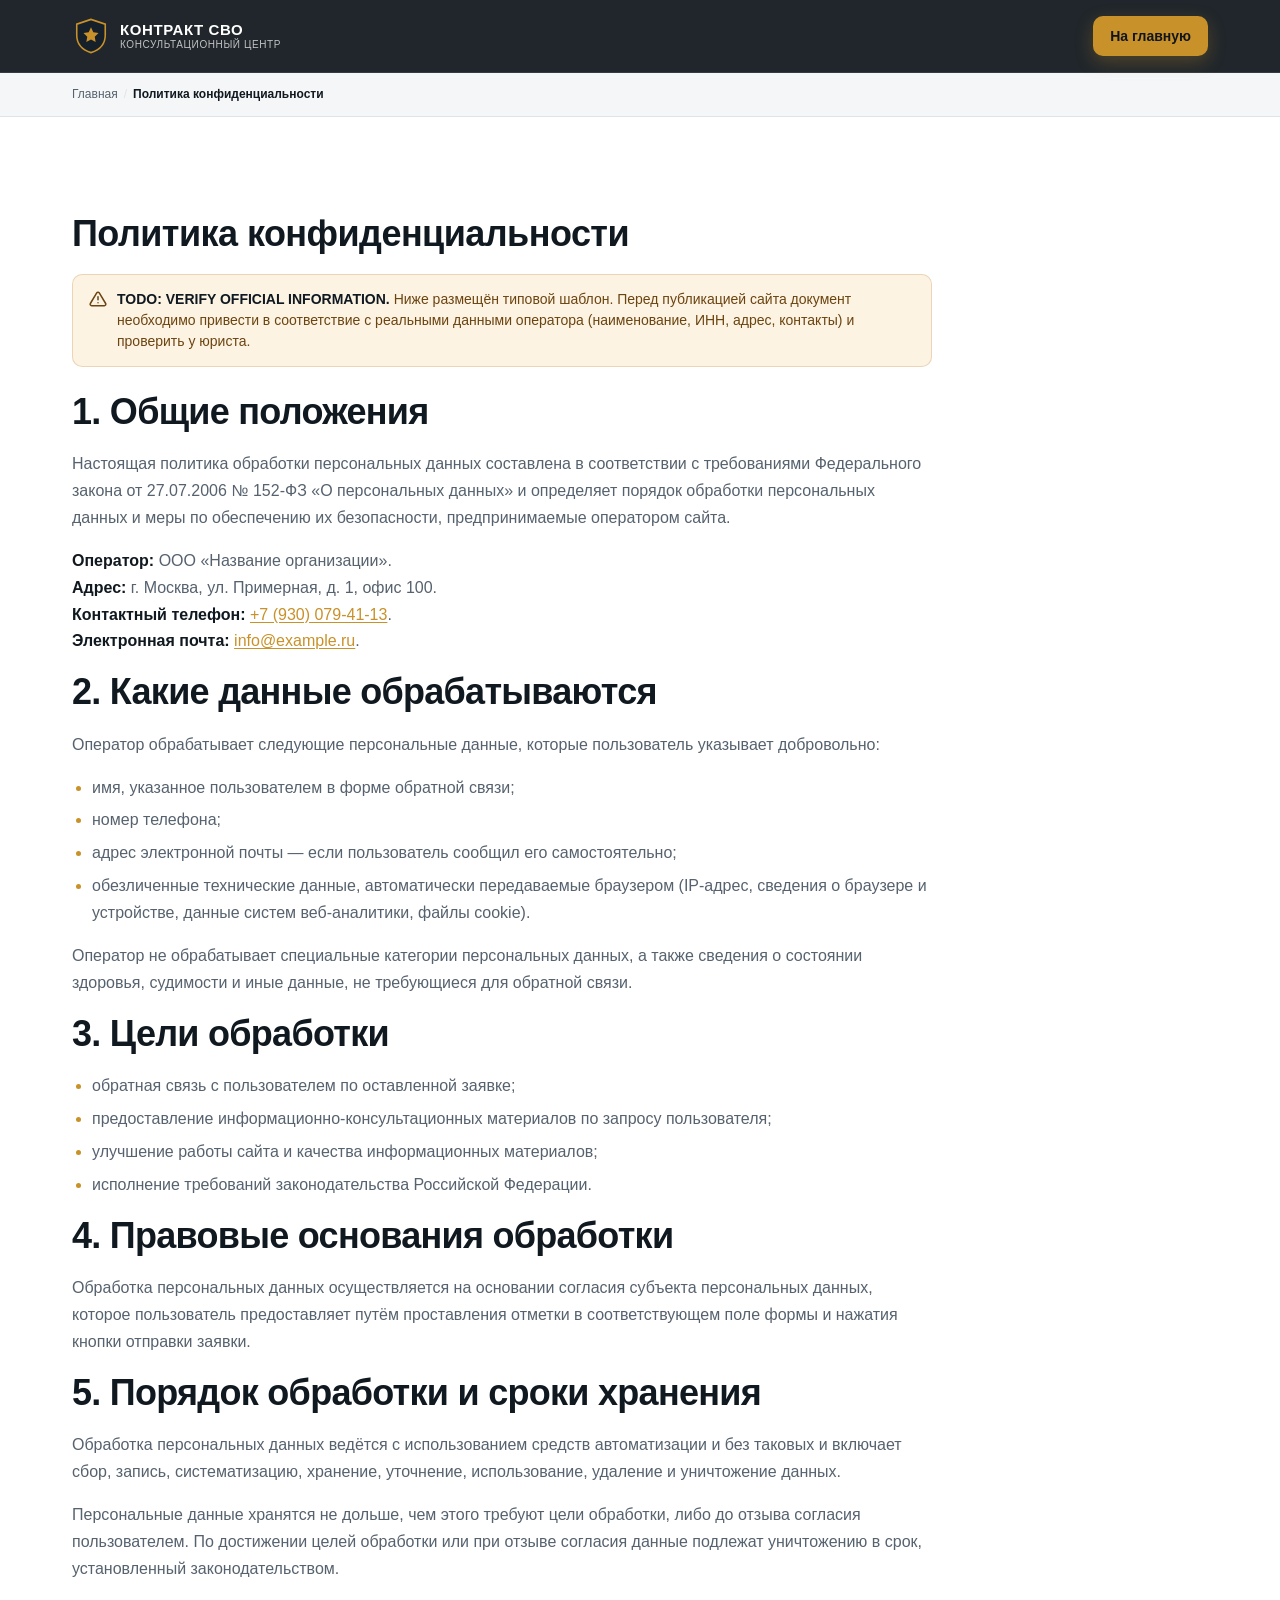
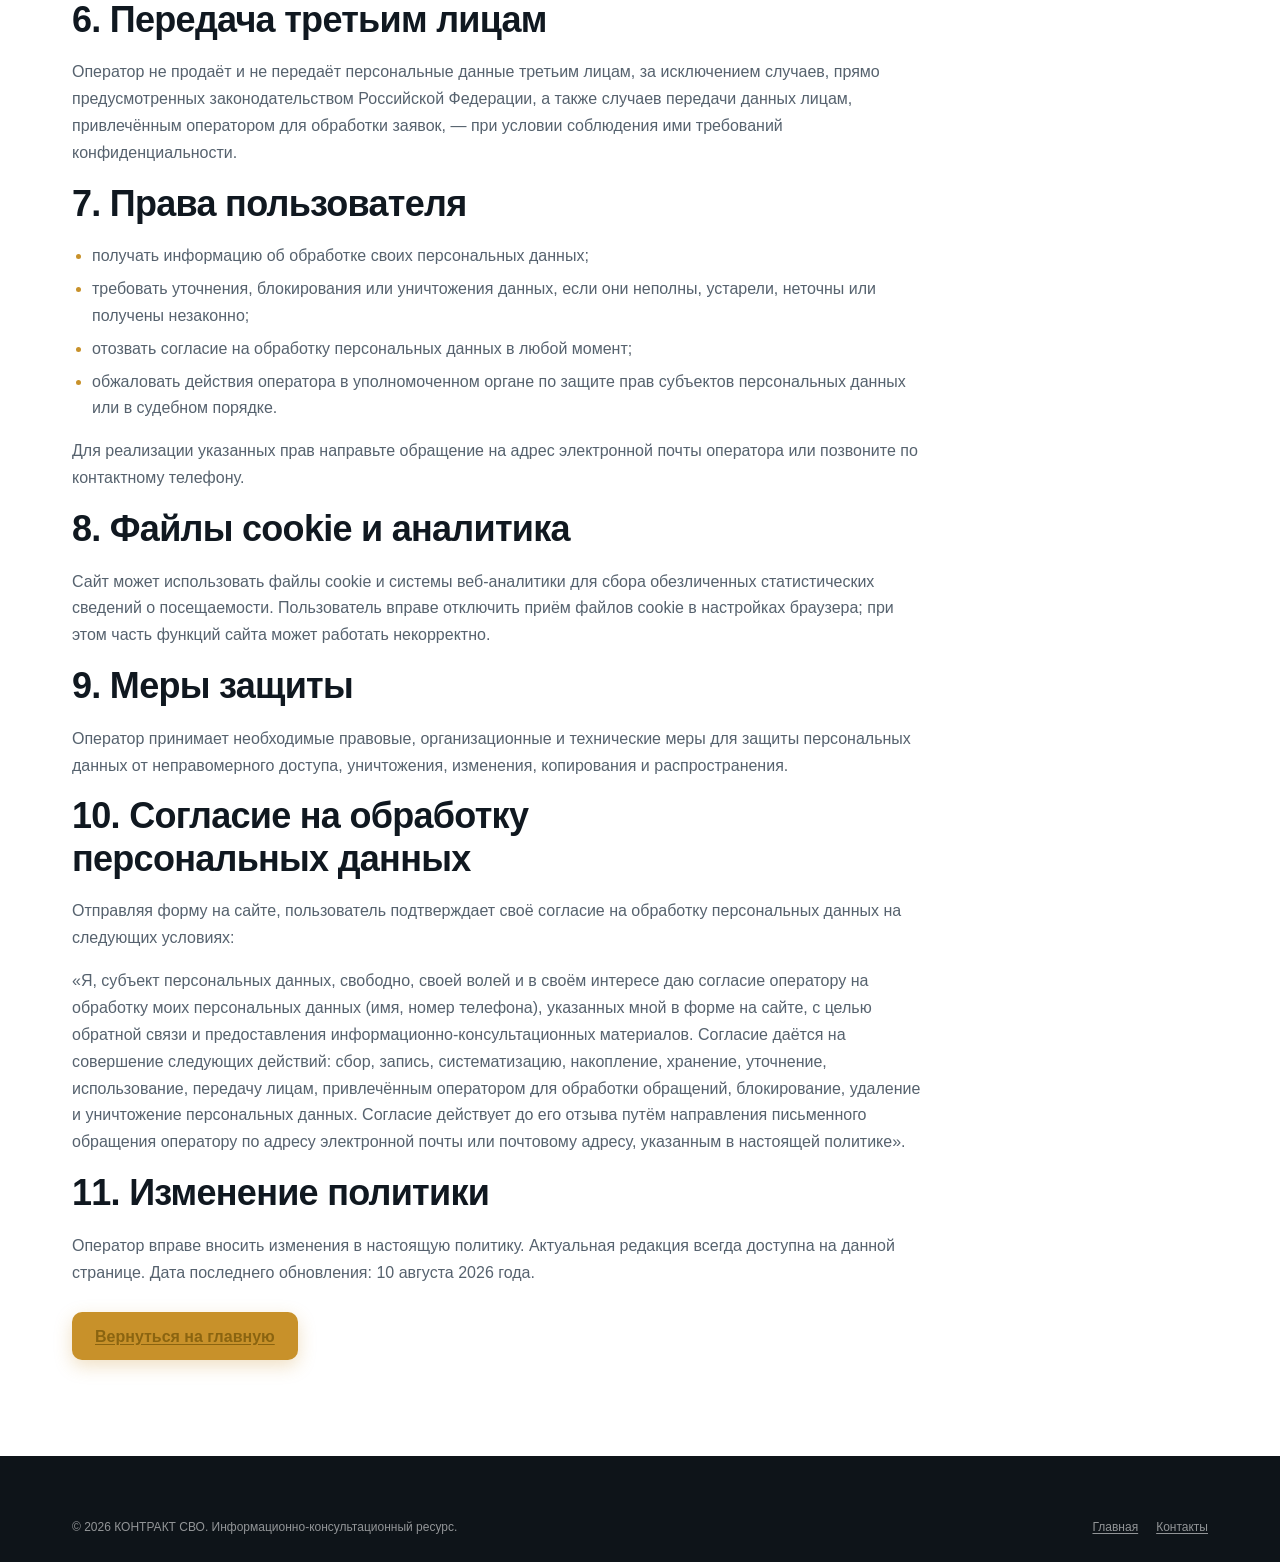
<file: privacy.html>
<!DOCTYPE html>
<html lang="ru">
<head>
<meta charset="utf-8">
<meta name="viewport" content="width=device-width, initial-scale=1, viewport-fit=cover">
<title>Политика конфиденциальности и согласие на обработку персональных данных</title>
<meta name="description" content="Политика обработки персональных данных и текст согласия на обработку персональных данных пользователей сайта.">
<meta name="robots" content="noindex, follow">
<meta name="theme-color" content="#0e1419">
<link rel="canonical" href="https://xn----8sbe0aignfczgnl9b9e7b.xn--p1ai/privacy.html">
<link rel="icon" href="favicon.svg" type="image/svg+xml">
<link rel="stylesheet" href="assets/css/style.css">
</head>
<body>

<header class="header">
  <div class="container header__inner">
    <a class="logo" href="index.html" aria-label="Контракт СВО — на главную">
      <svg class="logo__mark" viewBox="0 0 48 48" aria-hidden="true">
        <path d="M24 3 6 9v14c0 11 7.6 18.6 18 22 10.4-3.4 18-11 18-22V9L24 3z" fill="#16202a" stroke="#c8912a" stroke-width="2"/>
        <path d="M24 13l2.9 6.2 6.6.9-4.8 4.7 1.2 6.8L24 28.4 18.1 31.6l1.2-6.8-4.8-4.7 6.6-.9L24 13z" fill="#c8912a"/>
      </svg>
      <span class="logo__text">
        <span class="logo__title">Контракт СВО</span>
        <span class="logo__sub">Консультационный центр</span>
      </span>
    </a>
    <div class="header__actions">
      <a class="btn btn--primary btn--sm" href="index.html">На главную</a>
    </div>
  </div>
</header>

<nav class="breadcrumbs" aria-label="Хлебные крошки">
  <div class="container">
    <ol>
      <li><a href="index.html">Главная</a></li>
      <li><span aria-current="page">Политика конфиденциальности</span></li>
    </ol>
  </div>
</nav>

<main class="section">
  <div class="container">
    <div class="seo-text">
      <h1 style="font-size:clamp(1.5rem,4vw,2.25rem);text-transform:none">Политика конфиденциальности</h1>

      <div class="note" style="margin-bottom:24px">
        <svg viewBox="0 0 24 24" fill="none" stroke="currentColor" stroke-width="2" stroke-linecap="round" stroke-linejoin="round" aria-hidden="true"><path d="M10.3 3.9 1.8 18a2 2 0 0 0 1.7 3h17a2 2 0 0 0 1.7-3L13.7 3.9a2 2 0 0 0-3.4 0z"/><path d="M12 9v4"/><path d="M12 17h.01"/></svg>
        <span>
          <strong>TODO: VERIFY OFFICIAL INFORMATION.</strong> Ниже размещён типовой шаблон.
          Перед публикацией сайта документ необходимо привести в соответствие с реальными данными
          оператора (наименование, ИНН, адрес, контакты) и проверить у юриста.
        </span>
      </div>

      <h2>1. Общие положения</h2>
      <p>
        Настоящая политика обработки персональных данных составлена в соответствии с требованиями
        Федерального закона от 27.07.2006 № 152-ФЗ «О персональных данных» и определяет порядок
        обработки персональных данных и меры по обеспечению их безопасности, предпринимаемые
        оператором сайта.
      </p>
      <p>
        <strong>Оператор:</strong> <span id="p-org">ООО «Название организации»</span>.<br>
        <strong>Адрес:</strong> <span id="p-address">г. Москва, ул. Примерная, д. 1, офис 100</span>.<br>
        <strong>Контактный телефон:</strong> <a href="#" id="p-phone-link" style="color:var(--accent)"><span id="p-phone">+7 (900) 000-00-00</span></a>.<br>
        <strong>Электронная почта:</strong> <a href="#" id="p-email-link" style="color:var(--accent)"><span id="p-email">info@example.ru</span></a>.
      </p>

      <h2>2. Какие данные обрабатываются</h2>
      <p>Оператор обрабатывает следующие персональные данные, которые пользователь указывает добровольно:</p>
      <ul>
        <li>имя, указанное пользователем в форме обратной связи;</li>
        <li>номер телефона;</li>
        <li>адрес электронной почты — если пользователь сообщил его самостоятельно;</li>
        <li>обезличенные технические данные, автоматически передаваемые браузером (IP-адрес,
            сведения о браузере и устройстве, данные систем веб-аналитики, файлы cookie).</li>
      </ul>
      <p>
        Оператор не обрабатывает специальные категории персональных данных, а также сведения
        о состоянии здоровья, судимости и иные данные, не требующиеся для обратной связи.
      </p>

      <h2>3. Цели обработки</h2>
      <ul>
        <li>обратная связь с пользователем по оставленной заявке;</li>
        <li>предоставление информационно-консультационных материалов по запросу пользователя;</li>
        <li>улучшение работы сайта и качества информационных материалов;</li>
        <li>исполнение требований законодательства Российской Федерации.</li>
      </ul>

      <h2>4. Правовые основания обработки</h2>
      <p>
        Обработка персональных данных осуществляется на основании согласия субъекта персональных
        данных, которое пользователь предоставляет путём проставления отметки в соответствующем поле
        формы и нажатия кнопки отправки заявки.
      </p>

      <h2>5. Порядок обработки и сроки хранения</h2>
      <p>
        Обработка персональных данных ведётся с использованием средств автоматизации и без таковых
        и включает сбор, запись, систематизацию, хранение, уточнение, использование, удаление
        и уничтожение данных.
      </p>
      <p>
        Персональные данные хранятся не дольше, чем этого требуют цели обработки, либо до отзыва
        согласия пользователем. По достижении целей обработки или при отзыве согласия данные
        подлежат уничтожению в срок, установленный законодательством.
      </p>

      <h2>6. Передача третьим лицам</h2>
      <p>
        Оператор не продаёт и не передаёт персональные данные третьим лицам, за исключением случаев,
        прямо предусмотренных законодательством Российской Федерации, а также случаев передачи данных
        лицам, привлечённым оператором для обработки заявок, — при условии соблюдения ими требований
        конфиденциальности.
      </p>

      <h2>7. Права пользователя</h2>
      <ul>
        <li>получать информацию об обработке своих персональных данных;</li>
        <li>требовать уточнения, блокирования или уничтожения данных, если они неполны, устарели,
            неточны или получены незаконно;</li>
        <li>отозвать согласие на обработку персональных данных в любой момент;</li>
        <li>обжаловать действия оператора в уполномоченном органе по защите прав субъектов
            персональных данных или в судебном порядке.</li>
      </ul>
      <p>
        Для реализации указанных прав направьте обращение на адрес электронной почты оператора
        или позвоните по контактному телефону.
      </p>

      <h2>8. Файлы cookie и аналитика</h2>
      <p>
        Сайт может использовать файлы cookie и системы веб-аналитики для сбора обезличенных
        статистических сведений о посещаемости. Пользователь вправе отключить приём файлов cookie
        в настройках браузера; при этом часть функций сайта может работать некорректно.
      </p>

      <h2>9. Меры защиты</h2>
      <p>
        Оператор принимает необходимые правовые, организационные и технические меры для защиты
        персональных данных от неправомерного доступа, уничтожения, изменения, копирования
        и распространения.
      </p>

      <h2 id="consent">10. Согласие на обработку персональных данных</h2>
      <p>
        Отправляя форму на сайте, пользователь подтверждает своё согласие на обработку персональных
        данных на следующих условиях:
      </p>
      <p>
        «Я, субъект персональных данных, свободно, своей волей и в своём интересе даю согласие
        оператору на обработку моих персональных данных (имя, номер телефона), указанных мной
        в форме на сайте, с целью обратной связи и предоставления информационно-консультационных
        материалов. Согласие даётся на совершение следующих действий: сбор, запись, систематизацию,
        накопление, хранение, уточнение, использование, передачу лицам, привлечённым оператором
        для обработки обращений, блокирование, удаление и уничтожение персональных данных.
        Согласие действует до его отзыва путём направления письменного обращения оператору
        по адресу электронной почты или почтовому адресу, указанным в настоящей политике».
      </p>

      <h2>11. Изменение политики</h2>
      <p>
        Оператор вправе вносить изменения в настоящую политику. Актуальная редакция всегда доступна
        на данной странице. Дата последнего обновления: <span id="p-date">10 августа 2026 года</span>.
      </p>

      <div class="load-more" style="justify-content:flex-start">
        <a class="btn btn--primary" href="index.html">Вернуться на главную</a>
      </div>
    </div>
  </div>
</main>

<footer class="footer">
  <div class="container">
    <div class="footer__bottom" style="border-top:0">
      <span>© <span id="p-year">2026</span> <span id="p-org2">Контракт СВО</span>. Информационно-консультационный ресурс.</span>
      <div class="footer__legal">
        <a href="index.html">Главная</a>
        <a href="index.html#contacts">Контакты</a>
      </div>
    </div>
  </div>
</footer>

<script src="assets/js/config.js"></script>
<script>
/* Подстановка контактов из единой конфигурации */
(function () {
  var C = window.SITE.config;
  function set(id, value) {
    var el = document.getElementById(id);
    if (el) el.textContent = value;
  }
  set('p-org', C.legalName);
  set('p-org2', C.orgShortName);
  set('p-address', C.address.full);
  set('p-phone', C.phone.display);
  set('p-email', C.email);
  set('p-year', new Date().getFullYear());
  var pl = document.getElementById('p-phone-link');
  if (pl) pl.href = 'tel:' + C.phone.tel;
  var el = document.getElementById('p-email-link');
  if (el) el.href = 'mailto:' + C.email;
})();
</script>
</body>
</html>
</file>
<file: assets/css/style.css>
/* ==========================================================================
   КОНТРАКТ СВО — дизайн-система и стили
   Mobile-first. Все цвета, отступы и радиусы вынесены в CSS-переменные.
   ==========================================================================
   Содержание:
   01. Design tokens
   02. Reset & base
   03. Типографика
   04. Утилиты и сетка
   05. Кнопки
   06. Формы
   07. Header + мобильное меню
   08. Hero
   09. Секции и карточки
   10. Слайдеры (carousel)
   11. Аккордеон / шаги / чек-лист
   12. Пункты отбора + карта
   13. Отзывы, новости, статьи
   14. FAQ, теги, SEO-текст
   15. Footer
   16. Модальные окна
   17. Плавающие элементы и mobile bottom bar
   18. Анимации и reduced-motion
   ========================================================================== */

/* ==========================================================================
   01. DESIGN TOKENS
   ========================================================================== */
:root {
  /* Цвета — база */
  --bg: #ffffff;
  --bg-soft: #f4f6f8;
  --bg-dark: #0e1419;
  --bg-dark-soft: #16202a;
  --card: #ffffff;
  --card-dark: rgba(255, 255, 255, 0.06);

  --fg: #101820;
  --fg-muted: #56626e;
  --fg-invert: #ffffff;
  --fg-invert-muted: rgba(255, 255, 255, 0.72);

  --primary: #16202a;
  --primary-hover: #22303d;
  --secondary: #40513b;

  --accent: #c8912a;
  --accent-hover: #b17f21;
  --accent-soft: rgba(200, 145, 42, 0.12);
  --accent-fg: #10161c;
  /* Затемнённый вариант акцента для ТЕКСТА на светлом фоне:
     обеспечивает контраст не ниже 5:1 (WCAG AA). */
  --accent-text: #8a6410;
  /* Осветлённый акцент для крупных цифр на тёмном фоне — контраст ~9:1 */
  --accent-bright: #e6b95f;

  --muted: #eef1f4;
  --border: #dfe4e9;
  --border-dark: rgba(255, 255, 255, 0.14);

  --success: #1f7a4d;
  --success-soft: #e6f4ec;
  --warning: #8a5312;
  --warning-soft: #fdf3e3;
  --danger: #b3261e;
  --danger-soft: #fdeceb;

  /* Типографика */
  --font-sans: "Inter", -apple-system, BlinkMacSystemFont, "Segoe UI", Roboto,
    "Helvetica Neue", Arial, sans-serif;
  --fs-xs: 0.75rem;
  --fs-sm: 0.875rem;
  --fs-base: 1rem;
  --fs-lg: 1.0625rem;
  --fs-xl: 1.25rem;
  --fs-2xl: 1.5rem;
  --fs-3xl: 1.875rem;
  --fs-4xl: 2.25rem;

  /* Радиусы */
  --r-sm: 6px;
  --r-md: 10px;
  --r-lg: 14px;
  --r-xl: 20px;
  --r-pill: 999px;

  /* Тени */
  --shadow-sm: 0 1px 2px rgba(16, 24, 32, 0.06), 0 1px 3px rgba(16, 24, 32, 0.05);
  --shadow-md: 0 4px 12px rgba(16, 24, 32, 0.08), 0 2px 4px rgba(16, 24, 32, 0.04);
  --shadow-lg: 0 12px 32px rgba(16, 24, 32, 0.12), 0 4px 10px rgba(16, 24, 32, 0.06);
  --shadow-xl: 0 24px 60px rgba(16, 24, 32, 0.2);

  /* Отступы и размеры */
  --container: 1200px;
  --gutter: 16px;
  --section-y: 48px;
  --header-h: 62px;
  --bottombar-h: 60px;

  /* Прочее */
  --transition: 0.22s cubic-bezier(0.4, 0, 0.2, 1);
  --focus-ring: 0 0 0 3px rgba(200, 145, 42, 0.45);
}

@media (min-width: 768px) {
  :root {
    --gutter: 24px;
    --section-y: 72px;
    --header-h: 72px;
    --fs-3xl: 2.125rem;
    --fs-4xl: 2.75rem;
  }
}

@media (min-width: 1200px) {
  :root {
    --gutter: 32px;
    --section-y: 96px;
    --fs-4xl: 3.25rem;
  }
}

/* ==========================================================================
   02. RESET & BASE
   ========================================================================== */
*,
*::before,
*::after {
  box-sizing: border-box;
}

html {
  -webkit-text-size-adjust: 100%;
  scroll-behavior: smooth;
  scroll-padding-top: calc(var(--header-h) + 12px);
}

body {
  margin: 0;
  font-family: var(--font-sans);
  font-size: var(--fs-base);
  line-height: 1.6;
  color: var(--fg);
  background: var(--bg);
  -webkit-font-smoothing: antialiased;
  /* Страховка от случайного горизонтального скролла страницы.
     `clip` предпочтительнее `hidden`: не создаёт контекст прокрутки
     и потому не ломает position: sticky у шапки. */
  overflow-x: hidden;
  overflow-x: clip;
}

body.is-locked {
  overflow: hidden;
}

img,
picture,
video,
svg {
  max-width: 100%;
  display: block;
}

img {
  height: auto;
}

a {
  color: inherit;
  text-decoration: none;
}

button,
input,
textarea,
select {
  font: inherit;
  color: inherit;
}

button {
  cursor: pointer;
  background: none;
  border: 0;
  padding: 0;
}

ul,
ol {
  margin: 0;
  padding: 0;
}

:focus-visible {
  outline: 2px solid var(--accent);
  outline-offset: 2px;
  border-radius: var(--r-sm);
}

.visually-hidden {
  position: absolute !important;
  width: 1px;
  height: 1px;
  padding: 0;
  margin: -1px;
  overflow: hidden;
  clip: rect(0 0 0 0);
  white-space: nowrap;
  border: 0;
}

.skip-link {
  position: absolute;
  top: -60px;
  left: 12px;
  z-index: 200;
  background: var(--accent);
  color: var(--accent-fg);
  padding: 10px 16px;
  border-radius: var(--r-md);
  font-weight: 600;
  transition: top var(--transition);
}
.skip-link:focus {
  top: 12px;
}

/* ==========================================================================
   03. ТИПОГРАФИКА
   ========================================================================== */
h1,
h2,
h3,
h4 {
  margin: 0 0 0.5em;
  line-height: 1.18;
  font-weight: 800;
  letter-spacing: -0.02em;
  text-wrap: balance;
}

h1 {
  font-size: clamp(1.75rem, 5.2vw, 3.25rem);
  text-transform: uppercase;
  letter-spacing: -0.015em;
}

h2 {
  font-size: clamp(1.5rem, 3.6vw, 2.25rem);
}

h3 {
  font-size: clamp(1.125rem, 2.2vw, 1.375rem);
  font-weight: 700;
}

p {
  margin: 0 0 1em;
}
p:last-child {
  margin-bottom: 0;
}

strong {
  font-weight: 700;
}

.lead {
  font-size: var(--fs-lg);
  color: var(--fg-muted);
  line-height: 1.6;
}

@media (min-width: 768px) {
  .lead {
    font-size: 1.1875rem;
  }
}

.text-accent {
  color: var(--accent);
}

/* ==========================================================================
   04. УТИЛИТЫ И СЕТКА
   ========================================================================== */
.container {
  width: 100%;
  max-width: var(--container);
  margin: 0 auto;
  padding-inline: var(--gutter);
}

.section {
  padding-block: var(--section-y);
  scroll-margin-top: calc(var(--header-h) + 8px);
}

.section--soft {
  background: var(--bg-soft);
}

.section--dark {
  background: var(--bg-dark);
  color: var(--fg-invert);
}
.section--dark .section__title,
.section--dark h2,
.section--dark h3 {
  color: var(--fg-invert);
}
.section--dark .section__subtitle,
.section--dark .lead {
  color: var(--fg-invert-muted);
}

.section__head {
  margin-bottom: 28px;
  max-width: 780px;
}

.section__head--center {
  margin-inline: auto;
  text-align: center;
}

.eyebrow {
  display: inline-flex;
  align-items: center;
  gap: 8px;
  font-size: var(--fs-xs);
  font-weight: 700;
  letter-spacing: 0.14em;
  text-transform: uppercase;
  color: var(--accent-text);
  margin-bottom: 12px;
}

.eyebrow::before {
  content: "";
  width: 22px;
  height: 2px;
  background: var(--accent);
  flex: none;
}

.section__head--center .eyebrow::before {
  display: none;
}

.section__subtitle {
  color: var(--fg-muted);
  font-size: var(--fs-lg);
  margin: 0;
}

.grid {
  display: grid;
  gap: 16px;
}

@media (min-width: 600px) {
  .grid--2 {
    grid-template-columns: repeat(2, 1fr);
  }
  .grid--3 {
    grid-template-columns: repeat(2, 1fr);
  }
  .grid--4 {
    grid-template-columns: repeat(2, 1fr);
  }
}

@media (min-width: 900px) {
  .grid {
    gap: 20px;
  }
  .grid--3 {
    grid-template-columns: repeat(3, 1fr);
  }
  .grid--4 {
    grid-template-columns: repeat(4, 1fr);
  }
}

.note {
  display: flex;
  gap: 10px;
  align-items: flex-start;
  padding: 14px 16px;
  border-radius: var(--r-md);
  background: var(--warning-soft);
  border: 1px solid rgba(168, 104, 26, 0.22);
  color: #6b4410;
  font-size: var(--fs-sm);
  line-height: 1.5;
}

.note svg {
  flex: none;
  width: 18px;
  height: 18px;
  margin-top: 1px;
}

.note--info {
  background: var(--muted);
  border-color: var(--border);
  color: var(--fg-muted);
}

/* ==========================================================================
   05. КНОПКИ
   ========================================================================== */
.btn {
  display: inline-flex;
  align-items: center;
  justify-content: center;
  gap: 10px;
  min-height: 48px;
  padding: 12px 22px;
  border-radius: var(--r-md);
  font-size: var(--fs-base);
  font-weight: 700;
  line-height: 1.2;
  text-align: center;
  border: 1.5px solid transparent;
  transition: background var(--transition), color var(--transition),
    border-color var(--transition), transform var(--transition),
    box-shadow var(--transition);
  -webkit-tap-highlight-color: transparent;
}

.btn:active {
  transform: translateY(1px);
}

.btn svg {
  width: 18px;
  height: 18px;
  flex: none;
}

.btn--primary {
  background: var(--accent);
  color: var(--accent-fg);
  box-shadow: 0 6px 18px rgba(200, 145, 42, 0.28);
}
.btn--primary:hover {
  background: var(--accent-hover);
  box-shadow: 0 8px 22px rgba(200, 145, 42, 0.34);
}

.btn--dark {
  background: var(--primary);
  color: #fff;
}
.btn--dark:hover {
  background: var(--primary-hover);
}

.btn--outline {
  border-color: var(--border);
  color: var(--fg);
  background: var(--bg);
}
.btn--outline:hover {
  border-color: var(--fg);
  background: var(--muted);
}

.btn--ghost-light {
  border-color: rgba(255, 255, 255, 0.35);
  color: #fff;
  background: rgba(255, 255, 255, 0.06);
  backdrop-filter: blur(6px);
}
.btn--ghost-light:hover {
  background: rgba(255, 255, 255, 0.14);
  border-color: rgba(255, 255, 255, 0.6);
}

.btn--sm {
  min-height: 40px;
  padding: 8px 16px;
  font-size: var(--fs-sm);
}

.btn--block {
  width: 100%;
}

.btn--link {
  min-height: 0;
  padding: 0;
  color: var(--accent-text);
  font-weight: 700;
  border-radius: var(--r-sm);
}
.btn--link:hover {
  color: var(--accent-hover);
  text-decoration: underline;
}

.btn[disabled],
.btn[aria-disabled="true"] {
  opacity: 0.62;
  pointer-events: none;
}

/* Кнопка-иконка «открыть»: заменяет текстовую ссылку «Подробнее» */
.card__open,
.post__open {
  position: absolute;
  display: grid;
  place-items: center;
  width: 40px;
  height: 40px;
  border-radius: 50%;
  border: 1px solid var(--border);
  background: var(--bg);
  color: var(--accent-text);
  transition: background var(--transition), border-color var(--transition),
    color var(--transition), transform var(--transition);
}

.card__open {
  top: 16px;
  right: 16px;
}

/* У карточек новостей и статей кнопка лежит поверх изображения */
.post__open {
  top: 12px;
  right: 12px;
  background: rgba(255, 255, 255, 0.92);
  backdrop-filter: blur(6px);
  border-color: rgba(255, 255, 255, 0.6);
}

.card__open svg,
.post__open svg {
  width: 18px;
  height: 18px;
}

.card--clickable:hover .card__open,
.post--clickable:hover .post__open,
.card__open:hover,
.post__open:hover {
  background: var(--accent);
  border-color: var(--accent);
  color: var(--accent-fg);
  transform: scale(1.06);
}

/* Карточка кликабельна целиком: попасть пальцем проще, чем в кнопку */
.card--clickable,
.post--clickable {
  cursor: pointer;
}

.section--dark .card__open {
  background: rgba(255, 255, 255, 0.1);
  border-color: var(--border-dark);
  color: var(--accent);
}

.card__more {
  display: inline-flex;
  align-items: center;
  gap: 6px;
  margin-top: auto;
  padding-top: 14px;
  font-weight: 700;
  font-size: var(--fs-sm);
  color: var(--accent-text);
  border-radius: var(--r-sm);
}
.card__more svg {
  width: 15px;
  height: 15px;
  transition: transform var(--transition);
}
.card__more:hover svg {
  transform: translateX(3px);
}

/* ==========================================================================
   06. ФОРМЫ
   ========================================================================== */
.form {
  display: grid;
  gap: 14px;
}

.field {
  display: grid;
  gap: 6px;
}

.field__label {
  font-size: var(--fs-sm);
  font-weight: 600;
  color: var(--fg-muted);
}

.field__control {
  width: 100%;
  min-height: 52px;
  padding: 13px 15px;
  border: 1.5px solid var(--border);
  border-radius: var(--r-md);
  background: var(--bg);
  font-size: 16px; /* 16px предотвращает зум на iOS */
  transition: border-color var(--transition), box-shadow var(--transition);
}

.field__control::placeholder {
  color: #6f7c89;
}

.field__control:focus {
  outline: none;
  border-color: var(--accent);
  box-shadow: var(--focus-ring);
}

.field__error {
  display: none;
  font-size: var(--fs-sm);
  color: var(--danger);
  font-weight: 600;
}

.field.has-error .field__control {
  border-color: var(--danger);
  background: var(--danger-soft);
}
.field.has-error .field__error {
  display: block;
}

.checkbox {
  display: flex;
  gap: 10px;
  align-items: flex-start;
  font-size: var(--fs-sm);
  line-height: 1.45;
  color: var(--fg-muted);
  cursor: pointer;
}

.checkbox input {
  appearance: none;
  -webkit-appearance: none;
  flex: none;
  width: 22px;
  height: 22px;
  margin: 0;
  border: 1.5px solid var(--border);
  border-radius: var(--r-sm);
  background: var(--bg);
  cursor: pointer;
  position: relative;
  transition: background var(--transition), border-color var(--transition);
}

.checkbox input:checked {
  background: var(--accent);
  border-color: var(--accent);
}

.checkbox input:checked::after {
  content: "";
  position: absolute;
  inset: 0;
  background: no-repeat center / 13px 13px
    url("data:image/svg+xml,%3Csvg xmlns='http://www.w3.org/2000/svg' viewBox='0 0 24 24' fill='none' stroke='%2310161c' stroke-width='3.5' stroke-linecap='round' stroke-linejoin='round'%3E%3Cpolyline points='20 6 9 17 4 12'/%3E%3C/svg%3E");
}

.checkbox input:focus-visible {
  outline: none;
  box-shadow: var(--focus-ring);
}

.checkbox.has-error input {
  border-color: var(--danger);
}

.checkbox a {
  color: var(--accent-text);
  text-decoration: underline;
}

.form__note {
  font-size: var(--fs-xs);
  color: var(--fg-muted);
  line-height: 1.5;
}

.form__status {
  display: none;
  padding: 12px 14px;
  border-radius: var(--r-md);
  font-size: var(--fs-sm);
  font-weight: 600;
}
.form__status.is-error {
  display: block;
  background: var(--danger-soft);
  color: var(--danger);
}

/* Состояние загрузки */
.btn.is-loading {
  pointer-events: none;
  color: transparent !important;
  position: relative;
}
.btn.is-loading::after {
  content: "";
  position: absolute;
  width: 20px;
  height: 20px;
  border: 2.5px solid rgba(16, 22, 28, 0.3);
  border-top-color: var(--accent-fg);
  border-radius: 50%;
  animation: spin 0.7s linear infinite;
}

@keyframes spin {
  to {
    transform: rotate(360deg);
  }
}

/* Успешная отправка */
.form-success {
  text-align: center;
  padding: 8px 0;
}
.form-success__icon {
  width: 64px;
  height: 64px;
  margin: 0 auto 16px;
  border-radius: 50%;
  background: var(--success-soft);
  color: var(--success);
  display: grid;
  place-items: center;
}
.form-success__icon svg {
  width: 32px;
  height: 32px;
}
.form-success h3 {
  margin-bottom: 8px;
}
.form-success p {
  color: var(--fg-muted);
  font-size: var(--fs-sm);
}

/* ==========================================================================
   07. HEADER + МОБИЛЬНОЕ МЕНЮ
   ========================================================================== */
.header {
  position: sticky;
  top: 0;
  z-index: 90;
  background: rgba(14, 20, 25, 0.92);
  backdrop-filter: blur(12px);
  -webkit-backdrop-filter: blur(12px);
  border-bottom: 1px solid rgba(255, 255, 255, 0.1);
  transition: background var(--transition), box-shadow var(--transition);
}

.header.is-scrolled {
  background: rgba(14, 20, 25, 0.98);
  box-shadow: 0 4px 20px rgba(0, 0, 0, 0.28);
}

.header__inner {
  display: flex;
  align-items: center;
  gap: 12px;
  min-height: var(--header-h);
  transition: min-height var(--transition);
}

.logo {
  display: flex;
  align-items: center;
  gap: 10px;
  color: #fff;
  flex: none;
  border-radius: var(--r-sm);
}

.logo__mark {
  width: 38px;
  height: 38px;
  flex: none;
}

.logo__text {
  display: flex;
  flex-direction: column;
  line-height: 1.1;
}

.logo__title {
  font-size: 0.9375rem;
  font-weight: 800;
  letter-spacing: 0.04em;
  text-transform: uppercase;
}

.logo__sub {
  font-size: 0.625rem;
  color: var(--fg-invert-muted);
  letter-spacing: 0.06em;
  text-transform: uppercase;
}

.nav {
  display: none;
}

@media (min-width: 1024px) {
  .nav {
    display: flex;
    align-items: center;
    gap: 4px;
    margin-inline: auto;
    list-style: none;
  }
  .nav a {
    display: block;
    padding: 8px 11px;
    font-size: 0.875rem;
    font-weight: 600;
    color: var(--fg-invert-muted);
    border-radius: var(--r-sm);
    transition: color var(--transition), background var(--transition);
  }
  .nav a:hover,
  .nav a.is-active {
    color: #fff;
    background: rgba(255, 255, 255, 0.09);
  }
}

.header__actions {
  display: flex;
  align-items: center;
  gap: 10px;
  margin-left: auto;
}

.header__phone {
  display: none;
}

@media (min-width: 1024px) {
  .header__phone {
    display: flex;
    flex-direction: column;
    align-items: flex-end;
    line-height: 1.15;
    color: #fff;
    border-radius: var(--r-sm);
    padding: 2px 4px;
  }
  .header__phone-num {
    font-size: 0.9375rem;
    font-weight: 700;
    white-space: nowrap;
  }
  .header__phone-hint {
    font-size: 0.6875rem;
    color: var(--fg-invert-muted);
  }
  .header__phone:hover .header__phone-num {
    color: var(--accent);
  }
}

.header__cta {
  display: none;
}
@media (min-width: 520px) {
  .header__cta {
    display: inline-flex;
  }
}

.burger {
  display: grid;
  place-items: center;
  width: 44px;
  height: 44px;
  flex: none;
  border-radius: var(--r-md);
  border: 1.5px solid rgba(255, 255, 255, 0.22);
  color: #fff;
}
.burger:hover {
  background: rgba(255, 255, 255, 0.1);
}
.burger svg {
  width: 22px;
  height: 22px;
}

@media (min-width: 1024px) {
  .burger {
    display: none;
  }
}

/* Мобильная панель меню */
.mobile-menu {
  position: fixed;
  inset: 0;
  z-index: 120;
  visibility: hidden;
  pointer-events: none;
}

.mobile-menu.is-open {
  visibility: visible;
  pointer-events: auto;
}

.mobile-menu__overlay {
  position: absolute;
  inset: 0;
  background: rgba(6, 10, 14, 0.6);
  opacity: 0;
  transition: opacity var(--transition);
}
.mobile-menu.is-open .mobile-menu__overlay {
  opacity: 1;
}

.mobile-menu__panel {
  position: absolute;
  top: 0;
  right: 0;
  bottom: 0;
  width: min(360px, 88vw);
  background: var(--bg-dark);
  color: #fff;
  display: flex;
  flex-direction: column;
  transform: translateX(100%);
  transition: transform var(--transition);
  overflow-y: auto;
  overscroll-behavior: contain;
  -webkit-overflow-scrolling: touch;
}
.mobile-menu.is-open .mobile-menu__panel {
  transform: translateX(0);
}

.mobile-menu__head {
  display: flex;
  align-items: center;
  justify-content: space-between;
  gap: 12px;
  padding: 14px var(--gutter);
  border-bottom: 1px solid var(--border-dark);
  position: sticky;
  top: 0;
  background: var(--bg-dark);
  z-index: 2;
}

.mobile-menu__close {
  width: 42px;
  height: 42px;
  display: grid;
  place-items: center;
  border-radius: var(--r-md);
  border: 1.5px solid rgba(255, 255, 255, 0.22);
  color: #fff;
}
.mobile-menu__close svg {
  width: 20px;
  height: 20px;
}

.mobile-menu__nav {
  list-style: none;
  padding: 8px var(--gutter);
}

.mobile-menu__nav a {
  display: flex;
  align-items: center;
  justify-content: space-between;
  padding: 14px 4px;
  font-size: 1.0625rem;
  font-weight: 600;
  border-bottom: 1px solid rgba(255, 255, 255, 0.08);
  color: #fff;
}
.mobile-menu__nav a svg {
  width: 16px;
  height: 16px;
  color: var(--accent);
  opacity: 0.7;
}

.mobile-menu__foot {
  margin-top: auto;
  padding: 16px var(--gutter) 24px;
  display: grid;
  gap: 12px;
  border-top: 1px solid var(--border-dark);
}

.mobile-menu__phone {
  font-size: 1.25rem;
  font-weight: 800;
  color: #fff;
}
.mobile-menu__hours {
  font-size: var(--fs-sm);
  color: var(--fg-invert-muted);
  margin-top: -6px;
}

.social-row {
  display: flex;
  gap: 10px;
}

.social-btn {
  width: 46px;
  height: 46px;
  display: grid;
  place-items: center;
  border-radius: var(--r-md);
  background: rgba(255, 255, 255, 0.09);
  border: 1px solid rgba(255, 255, 255, 0.16);
  color: #fff;
  transition: background var(--transition), transform var(--transition);
}
.social-btn:hover {
  background: rgba(255, 255, 255, 0.18);
  transform: translateY(-2px);
}
.social-btn svg {
  width: 22px;
  height: 22px;
}
.social-btn--vk:hover {
  background: #0077ff;
  border-color: #0077ff;
}
.social-btn--tg:hover {
  background: #29a2da;
  border-color: #29a2da;
}
.social-btn--wa:hover {
  background: #25d366;
  border-color: #25d366;
}
.social-btn--max:hover {
  background: #6c4df6;
  border-color: #6c4df6;
}

/* Развёрнутый список мессенджеров в секции контактов */
.messengers {
  display: grid;
  gap: 8px;
}

.messenger {
  display: flex;
  align-items: center;
  gap: 12px;
  min-height: 56px;
  padding: 10px 12px;
  border: 1px solid var(--border);
  border-radius: var(--r-md);
  background: var(--bg-soft);
  transition: border-color var(--transition), background var(--transition),
    transform var(--transition);
}

.messenger:hover {
  border-color: var(--accent);
  background: var(--accent-soft);
  transform: translateX(2px);
}

.messenger__icon {
  flex: none;
  width: 40px;
  height: 40px;
  display: grid;
  place-items: center;
  border-radius: var(--r-md);
  background: var(--primary);
  color: #fff;
}

.messenger__icon svg {
  width: 21px;
  height: 21px;
}

.messenger--tg .messenger__icon {
  background: #29a2da;
}
.messenger--vk .messenger__icon {
  background: #0077ff;
}
.messenger--wa .messenger__icon {
  background: #25d366;
}
.messenger--max .messenger__icon {
  background: #6c4df6;
}

.messenger__text {
  flex: 1;
  min-width: 0;
  display: flex;
  flex-direction: column;
  line-height: 1.25;
}

.messenger__name {
  font-size: var(--fs-sm);
  font-weight: 700;
  color: var(--fg);
}

.messenger__hint {
  font-size: var(--fs-xs);
  color: var(--fg-muted);
  overflow: hidden;
  text-overflow: ellipsis;
  white-space: nowrap;
}

.messenger__arrow {
  flex: none;
  width: 16px;
  height: 16px;
  color: var(--fg-muted);
  opacity: 0.6;
  transition: transform var(--transition);
}

.messenger:hover .messenger__arrow {
  color: var(--accent-text);
  opacity: 1;
  transform: translateX(3px);
}

/* ==========================================================================
   08. HERO
   ========================================================================== */
.hero {
  position: relative;
  background: var(--bg-dark);
  color: #fff;
  overflow: hidden;
  isolation: isolate;
}

.hero__bg {
  position: absolute;
  inset: 0;
  z-index: -2;
}

.hero__bg img {
  width: 100%;
  height: 100%;
  object-fit: cover;
  object-position: 55% 40%;
}

.hero__bg::after {
  content: "";
  position: absolute;
  inset: 0;
  background: linear-gradient(
      180deg,
      rgba(10, 15, 20, 0.86) 0%,
      rgba(10, 15, 20, 0.78) 45%,
      rgba(10, 15, 20, 0.94) 100%
    ),
    linear-gradient(100deg, rgba(10, 15, 20, 0.92) 20%, rgba(10, 15, 20, 0.35) 100%);
}

.hero__inner {
  padding-block: 36px 40px;
  display: grid;
  gap: 28px;
}

@media (min-width: 1024px) {
  .hero__inner {
    grid-template-columns: minmax(0, 1.15fr) minmax(400px, 0.85fr);
    gap: 48px;
    align-items: center;
    padding-block: 64px 72px;
  }
}

.hero__badge {
  display: inline-flex;
  align-items: center;
  gap: 8px;
  padding: 7px 14px;
  border-radius: var(--r-pill);
  background: rgba(200, 145, 42, 0.16);
  border: 1px solid rgba(200, 145, 42, 0.4);
  color: #eec27a;
  font-size: var(--fs-xs);
  font-weight: 700;
  letter-spacing: 0.06em;
  text-transform: uppercase;
  margin-bottom: 16px;
}
.hero__badge svg {
  width: 15px;
  height: 15px;
}

.hero h1 {
  margin-bottom: 16px;
  color: #fff;
}

.hero h1 .accent-line {
  display: block;
  color: var(--accent);
}

.hero__text {
  font-size: var(--fs-lg);
  color: rgba(255, 255, 255, 0.82);
  max-width: 620px;
  margin-bottom: 22px;
}

.hero__usp {
  list-style: none;
  display: grid;
  gap: 10px;
  margin-bottom: 26px;
}

@media (min-width: 560px) {
  .hero__usp {
    grid-template-columns: repeat(2, 1fr);
    gap: 10px 20px;
  }
}

.hero__usp li {
  display: flex;
  align-items: flex-start;
  gap: 10px;
  font-size: var(--fs-sm);
  color: rgba(255, 255, 255, 0.9);
  line-height: 1.45;
}

.hero__usp svg {
  width: 20px;
  height: 20px;
  flex: none;
  color: var(--accent);
  margin-top: 1px;
}

.hero__actions {
  display: grid;
  gap: 12px;
  margin-bottom: 24px;
}

@media (min-width: 480px) {
  .hero__actions {
    grid-auto-flow: column;
    justify-content: start;
    grid-auto-columns: minmax(0, auto);
  }
}

.hero__contact {
  display: flex;
  flex-wrap: wrap;
  align-items: center;
  gap: 14px 20px;
  padding-top: 20px;
  border-top: 1px solid rgba(255, 255, 255, 0.14);
}

.hero__phone {
  display: flex;
  align-items: center;
  gap: 12px;
  color: #fff;
  border-radius: var(--r-md);
}
.hero__phone-icon {
  width: 42px;
  height: 42px;
  border-radius: 50%;
  display: grid;
  place-items: center;
  background: rgba(200, 145, 42, 0.18);
  border: 1px solid rgba(200, 145, 42, 0.4);
  color: var(--accent);
  flex: none;
}
.hero__phone-icon svg {
  width: 19px;
  height: 19px;
}
.hero__phone-num {
  font-size: 1.1875rem;
  font-weight: 800;
  line-height: 1.15;
  white-space: nowrap;
}
.hero__phone-hint {
  font-size: var(--fs-xs);
  color: var(--fg-invert-muted);
}
.hero__phone:hover .hero__phone-num {
  color: var(--accent);
}

/* Форма в hero */
.hero-form {
  background: rgba(255, 255, 255, 0.97);
  color: var(--fg);
  border-radius: var(--r-xl);
  padding: 22px 20px;
  box-shadow: var(--shadow-xl);
  border: 1px solid rgba(255, 255, 255, 0.3);
}

@media (min-width: 768px) {
  .hero-form {
    padding: 28px 26px;
  }
}

.hero-form__title {
  font-size: var(--fs-xl);
  margin-bottom: 6px;
}

.hero-form__sub {
  font-size: var(--fs-sm);
  color: var(--fg-muted);
  margin-bottom: 18px;
}

.hero-form__benefits {
  list-style: none;
  display: grid;
  gap: 7px;
  margin-top: 16px;
  padding-top: 16px;
  border-top: 1px dashed var(--border);
}
.hero-form__benefits li {
  display: flex;
  gap: 8px;
  align-items: center;
  font-size: var(--fs-xs);
  color: var(--fg-muted);
}
.hero-form__benefits svg {
  width: 15px;
  height: 15px;
  color: var(--success);
  flex: none;
}

/* Полоса доверия под hero */
.hero-strip {
  background: rgba(255, 255, 255, 0.05);
  border-top: 1px solid rgba(255, 255, 255, 0.1);
}

.hero-strip__grid {
  display: grid;
  grid-template-columns: repeat(2, 1fr);
  gap: 1px;
  background: rgba(255, 255, 255, 0.1);
  border-inline: 1px solid rgba(255, 255, 255, 0.1);
}

@media (min-width: 900px) {
  .hero-strip__grid {
    grid-template-columns: repeat(4, 1fr);
  }
}

.hero-strip__item {
  background: var(--bg-dark);
  padding: 18px 16px;
  text-align: center;
}

.hero-strip__value {
  font-size: 1.0625rem;
  font-weight: 800;
  color: var(--accent);
  margin-bottom: 2px;
}

.hero-strip__label {
  font-size: var(--fs-xs);
  color: var(--fg-invert-muted);
  line-height: 1.35;
}

/* ==========================================================================
   09. СЕКЦИИ И КАРТОЧКИ
   ========================================================================== */
.card {
  position: relative;
  display: flex;
  flex-direction: column;
  background: var(--card);
  border: 1px solid var(--border);
  border-radius: var(--r-lg);
  padding: 20px 18px;
  transition: border-color var(--transition), box-shadow var(--transition),
    transform var(--transition);
  height: 100%;
}

.card:hover {
  border-color: rgba(200, 145, 42, 0.5);
  box-shadow: var(--shadow-md);
}

.card__icon {
  width: 48px;
  height: 48px;
  display: grid;
  place-items: center;
  border-radius: var(--r-md);
  background: var(--accent-soft);
  color: var(--accent-text);
  margin-bottom: 14px;
  flex: none;
}

.card__icon svg {
  width: 24px;
  height: 24px;
}

.card__title {
  font-size: var(--fs-lg);
  font-weight: 700;
  margin-bottom: 8px;
  line-height: 1.3;
}

/* Заголовок не должен заезжать под кнопку-иконку */
.card--clickable .card__title {
  padding-right: 44px;
}

.card__text {
  font-size: var(--fs-sm);
  color: var(--fg-muted);
  line-height: 1.55;
  margin: 0;
}

.card__note {
  margin-top: 12px;
  font-size: var(--fs-xs);
  color: var(--warning);
  font-weight: 600;
}

/* На тёмном фоне используется яркий акцент — контраст там достаточный */
.section--dark .eyebrow,
.section--dark .card__more,
.section--dark .btn--link,
.section--dark .pay-card__amount,
.section--dark .modal__badge,
.section--dark .tag:hover {
  color: var(--accent);
}
.section--dark .eyebrow::before {
  background: var(--accent);
}

/* Приглушённые подписи внутри тёмных секций */
.section--dark .card__note {
  color: #e2b878;
}
.section--dark .pay-card__amount--empty {
  color: var(--fg-invert-muted);
}
.section--dark .pay-card__amount--empty svg {
  color: var(--accent);
}

/* Тёмные карточки */
.section--dark .card {
  background: var(--card-dark);
  border-color: var(--border-dark);
  color: #fff;
}
.section--dark .card:hover {
  border-color: rgba(200, 145, 42, 0.6);
  background: rgba(255, 255, 255, 0.09);
}
.section--dark .card__text {
  color: var(--fg-invert-muted);
}
.section--dark .card__icon {
  background: rgba(200, 145, 42, 0.16);
  color: var(--accent);
}

/* На тёмном фоне используется светлый вариант акцента (контраст ≥ 4.5:1) */
.section--dark .eyebrow,
.section--dark .card__more,
.section--dark .official-item__icon,
.cta-band .eyebrow {
  color: var(--accent);
}

/* Карточка-кнопка (кликабельная целиком) */
.card--interactive {
  cursor: pointer;
  text-align: left;
  width: 100%;
  font: inherit;
  color: inherit;
}

/* Карточки выплат */
.pay-card {
  position: relative;
  overflow: hidden;
}
.pay-card__amount {
  font-size: 1.5rem;
  font-weight: 800;
  color: var(--accent-text);
  margin-bottom: 6px;
}
.pay-card__amount--empty {
  font-size: var(--fs-base);
  font-weight: 700;
  color: var(--fg-muted);
  display: flex;
  align-items: center;
  gap: 8px;
}
.pay-card__amount--empty svg {
  width: 16px;
  height: 16px;
  color: var(--accent);
}

/* Специальности */
.spec-card {
  position: relative;
}
.spec-card .card__icon {
  background: linear-gradient(135deg, rgba(22, 32, 42, 1), rgba(48, 64, 80, 1));
  color: var(--accent);
}

/* Блок «Официальная информация» */
.official-list {
  display: grid;
  gap: 12px;
}

.official-item {
  display: flex;
  gap: 14px;
  align-items: flex-start;
  padding: 16px 18px;
  border: 1px solid var(--border-dark);
  border-radius: var(--r-lg);
  background: rgba(255, 255, 255, 0.05);
  transition: background var(--transition), border-color var(--transition);
}
.official-item:hover {
  background: rgba(255, 255, 255, 0.1);
  border-color: rgba(200, 145, 42, 0.5);
}
.official-item__icon {
  width: 42px;
  height: 42px;
  flex: none;
  border-radius: var(--r-md);
  display: grid;
  place-items: center;
  background: rgba(200, 145, 42, 0.16);
  color: var(--accent);
}
.official-item__icon svg {
  width: 21px;
  height: 21px;
}
.official-item__title {
  font-weight: 700;
  display: flex;
  align-items: center;
  gap: 6px;
  margin-bottom: 3px;
}
.official-item__title svg {
  width: 14px;
  height: 14px;
  opacity: 0.7;
}
.official-item__text {
  font-size: var(--fs-sm);
  color: var(--fg-invert-muted);
  margin: 0;
}

/* --------------------------------------------------------------------------
   БЛОК КЛЮЧЕВЫХ ЦИФР ПО ВЫПЛАТАМ
   Крупные суммы — главный конверсионный акцент секции.
   -------------------------------------------------------------------------- */
.pay-hero {
  display: grid;
  grid-template-columns: 1fr;
  gap: 12px;
}

@media (min-width: 480px) {
  .pay-hero {
    grid-template-columns: repeat(2, 1fr);
  }
}

@media (min-width: 1000px) {
  .pay-hero {
    grid-template-columns: repeat(4, 1fr);
    gap: 16px;
  }
}

.pay-hero__item {
  position: relative;
  display: flex;
  flex-direction: column;
  gap: 4px;
  padding: 22px 20px;
  border-radius: var(--r-lg);
  background: linear-gradient(160deg, rgba(255, 255, 255, 0.09), rgba(255, 255, 255, 0.04));
  border: 1px solid var(--border-dark);
  overflow: hidden;
  transition: border-color var(--transition), transform var(--transition);
}

.pay-hero__item:hover {
  border-color: rgba(200, 145, 42, 0.55);
  transform: translateY(-2px);
}

/* Главная цифра — усиленный акцент */
.pay-hero__item--feature {
  background: linear-gradient(160deg, rgba(200, 145, 42, 0.22), rgba(200, 145, 42, 0.06));
  border-color: rgba(200, 145, 42, 0.6);
  box-shadow: 0 0 0 1px rgba(200, 145, 42, 0.25), 0 12px 34px rgba(200, 145, 42, 0.14);
}

.pay-hero__item--feature::after {
  content: "";
  position: absolute;
  top: -40%;
  right: -30%;
  width: 180px;
  height: 180px;
  border-radius: 50%;
  background: radial-gradient(circle, rgba(200, 145, 42, 0.35), transparent 70%);
  pointer-events: none;
}

.pay-hero__icon {
  width: 38px;
  height: 38px;
  display: grid;
  place-items: center;
  border-radius: var(--r-md);
  background: rgba(200, 145, 42, 0.16);
  color: var(--accent);
  margin-bottom: 8px;
}

.pay-hero__icon svg {
  width: 19px;
  height: 19px;
}

.pay-hero__value {
  font-size: clamp(1.5rem, 5.2vw, 2.125rem);
  font-weight: 800;
  line-height: 1.08;
  letter-spacing: -0.03em;
  color: var(--accent-bright);
  font-variant-numeric: tabular-nums;
  text-wrap: balance;
}

@media (min-width: 1000px) {
  .pay-hero__value {
    font-size: 1.875rem;
  }
}

.pay-hero__label {
  font-size: var(--fs-base);
  font-weight: 700;
  color: #fff;
  line-height: 1.32;
}

.pay-hero__note {
  font-size: var(--fs-xs);
  color: var(--fg-invert-muted);
  line-height: 1.45;
  margin-top: 2px;
}

.pay-hero__caption {
  margin: 16px 0 0;
  font-size: var(--fs-sm);
  color: var(--fg-invert-muted);
  max-width: 720px;
  line-height: 1.55;
}

/* Подзаголовок внутри секции */
.section__sub-h {
  margin: 40px 0 18px;
  font-size: var(--fs-xl);
  font-weight: 700;
}

/* Компактный CTA внутри секции.
   Блок используется и на тёмном фоне (выплаты), и на светлом (требования),
   поэтому базовые цвета рассчитаны на светлый фон, а для .section--dark
   ниже заданы отдельные значения. Иначе белый текст оказывается
   на светлой подложке и становится нечитаемым. */
.cta-inline {
  display: grid;
  gap: 14px;
  align-items: center;
  margin-top: 26px;
  padding: 20px;
  border-radius: var(--r-lg);
  background: var(--card);
  border: 1px solid var(--border);
  box-shadow: var(--shadow-sm);
}

@media (min-width: 760px) {
  .cta-inline {
    grid-template-columns: 1fr auto;
    gap: 24px;
    padding: 22px 26px;
  }
}

.cta-inline strong {
  display: block;
  color: var(--fg);
  font-size: var(--fs-lg);
  margin-bottom: 4px;
}

.cta-inline span {
  font-size: var(--fs-sm);
  color: var(--fg-muted);
}

/* На тёмной секции возвращаем светлую типографику */
.section--dark .cta-inline {
  background: rgba(255, 255, 255, 0.06);
  border-color: var(--border-dark);
  box-shadow: none;
}

.section--dark .cta-inline strong {
  color: #fff;
}

.section--dark .cta-inline span {
  color: var(--fg-invert-muted);
}

.cta-inline .btn {
  white-space: nowrap;
}

/* --------------------------------------------------------------------------
   СЕТКА ДОПОЛНИТЕЛЬНЫХ ВЫПЛАТ
   -------------------------------------------------------------------------- */
.payout-grid {
  display: grid;
  grid-template-columns: 1fr;
  gap: 12px;
}

@media (min-width: 420px) {
  .payout-grid {
    grid-template-columns: repeat(2, 1fr);
  }
}

@media (min-width: 768px) {
  .payout-grid {
    grid-template-columns: repeat(3, 1fr);
    gap: 16px;
  }
}

@media (min-width: 1200px) {
  .payout-grid {
    grid-template-columns: repeat(4, 1fr);
  }
}

.payout {
  position: relative;
  display: flex;
  flex-direction: column;
  gap: 3px;
  padding: 20px 18px;
  border-radius: var(--r-lg);
  background: var(--card);
  border: 1px solid var(--border);
  transition: border-color var(--transition), box-shadow var(--transition),
    transform var(--transition);
}

.payout::before {
  content: "";
  position: absolute;
  inset: 0 auto 0 0;
  width: 3px;
  border-radius: var(--r-lg) 0 0 var(--r-lg);
  background: var(--accent);
  opacity: 0.85;
}

.payout:hover {
  border-color: rgba(200, 145, 42, 0.5);
  box-shadow: var(--shadow-md);
  transform: translateY(-2px);
}

.payout__icon {
  width: 34px;
  height: 34px;
  display: grid;
  place-items: center;
  border-radius: var(--r-sm);
  background: var(--accent-soft);
  color: var(--accent-text);
  margin-bottom: 8px;
}

.payout__icon svg {
  width: 17px;
  height: 17px;
}

.payout__value {
  font-size: clamp(1.25rem, 4.4vw, 1.5rem);
  font-weight: 800;
  line-height: 1.12;
  letter-spacing: -0.025em;
  color: var(--accent-text);
  font-variant-numeric: tabular-nums;
  text-wrap: balance;
}

.payout__label {
  font-size: var(--fs-sm);
  font-weight: 600;
  color: var(--fg);
  line-height: 1.4;
  margin-top: 2px;
}

.payout__note {
  font-size: var(--fs-xs);
  color: var(--fg-muted);
  line-height: 1.45;
  margin-top: 4px;
}

/* Выплаты, связанные с ранением и гибелью, оформлены сдержанно:
   это меры защиты военнослужащего и семьи, а не «приз». */
.payout--feature {
  background: var(--bg-soft);
  border-color: #c9d2da;
}

.payout--feature::before {
  background: var(--primary);
  opacity: 1;
}

.payout--feature:hover {
  border-color: var(--primary);
}

.payout--feature .payout__icon {
  background: rgba(22, 32, 42, 0.08);
  color: var(--primary);
}

.payout--feature .payout__value {
  color: var(--primary);
}

/* ==========================================================================
   10. СЛАЙДЕРЫ
   ========================================================================== */
.carousel {
  position: relative;
}

.carousel__viewport {
  overflow-x: auto;
  overflow-y: hidden;
  scroll-snap-type: x mandatory;
  scroll-behavior: smooth;
  -webkit-overflow-scrolling: touch;
  scrollbar-width: none;
  margin-inline: calc(var(--gutter) * -1);
  padding-inline: var(--gutter);
  padding-block: 4px 8px;
  overscroll-behavior-x: contain;
}

.carousel__viewport::-webkit-scrollbar {
  display: none;
}

.carousel__track {
  display: flex;
  gap: 16px;
  align-items: stretch;
}

.carousel__slide {
  flex: 0 0 auto;
  width: min(85%, 330px);
  scroll-snap-align: start;
  display: flex;
}

.carousel__slide > * {
  width: 100%;
}

@media (min-width: 768px) {
  .carousel__slide {
    width: calc((100% - 16px) / 2);
  }
  .carousel--3 .carousel__slide {
    width: calc((100% - 16px) / 2);
  }
}

@media (min-width: 1024px) {
  .carousel__track {
    gap: 20px;
  }
  .carousel__slide {
    width: calc((100% - 40px) / 3);
  }
}

.carousel__controls {
  display: flex;
  align-items: center;
  justify-content: space-between;
  gap: 16px;
  margin-top: 18px;
}

.carousel__arrows {
  display: flex;
  gap: 8px;
  order: 2;
}

.carousel__arrow {
  width: 44px;
  height: 44px;
  display: grid;
  place-items: center;
  border-radius: 50%;
  border: 1.5px solid var(--border);
  background: var(--bg);
  color: var(--fg);
  transition: all var(--transition);
}
.carousel__arrow:hover:not([disabled]) {
  background: var(--accent);
  border-color: var(--accent);
  color: var(--accent-fg);
}
.carousel__arrow[disabled] {
  opacity: 0.35;
  cursor: default;
}
.carousel__arrow svg {
  width: 19px;
  height: 19px;
}

.section--dark .carousel__arrow {
  background: rgba(255, 255, 255, 0.08);
  border-color: var(--border-dark);
  color: #fff;
}
.section--dark .carousel__arrow:hover:not([disabled]) {
  background: var(--accent);
  border-color: var(--accent);
  color: var(--accent-fg);
}

.carousel__dots {
  display: flex;
  flex-wrap: wrap;
  gap: 7px;
  order: 1;
}

.carousel__dot {
  width: 9px;
  height: 9px;
  border-radius: 50%;
  background: var(--border);
  transition: all var(--transition);
  padding: 0;
}
.carousel__dot.is-active {
  background: var(--accent);
  width: 26px;
  border-radius: var(--r-pill);
}
.section--dark .carousel__dot {
  background: rgba(255, 255, 255, 0.28);
}
.section--dark .carousel__dot.is-active {
  background: var(--accent);
}

/* ==========================================================================
   11. ШАГИ / ЧЕК-ЛИСТ
   ========================================================================== */
.steps {
  display: grid;
  gap: 14px;
  counter-reset: step;
}

@media (min-width: 700px) {
  .steps {
    grid-template-columns: repeat(2, 1fr);
  }
}

@media (min-width: 1100px) {
  .steps {
    grid-template-columns: repeat(3, 1fr);
  }
}

.step {
  position: relative;
  display: flex;
  gap: 14px;
  padding: 18px 18px 18px 16px;
  background: var(--card);
  border: 1px solid var(--border);
  border-radius: var(--r-lg);
  transition: border-color var(--transition), box-shadow var(--transition);
}

.step:hover {
  border-color: rgba(200, 145, 42, 0.5);
  box-shadow: var(--shadow-sm);
}

.step__num {
  flex: none;
  width: 40px;
  height: 40px;
  border-radius: var(--r-md);
  display: grid;
  place-items: center;
  background: var(--primary);
  color: var(--accent);
  font-weight: 800;
  font-size: var(--fs-lg);
}

.step__title {
  font-size: var(--fs-base);
  font-weight: 700;
  margin-bottom: 5px;
}

.step__text {
  font-size: var(--fs-sm);
  color: var(--fg-muted);
  margin: 0;
  line-height: 1.5;
}

/* Чек-лист документов */
.checklist {
  list-style: none;
  display: grid;
  gap: 10px;
}

@media (min-width: 700px) {
  .checklist {
    grid-template-columns: repeat(2, 1fr);
  }
}

.checklist li {
  display: flex;
  gap: 12px;
  align-items: flex-start;
  padding: 14px 16px;
  background: var(--card);
  border: 1px solid var(--border);
  border-radius: var(--r-md);
}

.checklist__check {
  flex: none;
  width: 24px;
  height: 24px;
  border-radius: 50%;
  background: var(--success-soft);
  color: var(--success);
  display: grid;
  place-items: center;
}
.checklist__check svg {
  width: 14px;
  height: 14px;
}

.checklist__title {
  font-weight: 600;
  font-size: var(--fs-base);
  line-height: 1.35;
}

.checklist__note {
  font-size: var(--fs-xs);
  color: var(--fg-muted);
  margin-top: 2px;
}

/* ==========================================================================
   12. ПУНКТЫ ОТБОРА + КАРТА
   ========================================================================== */
.offices {
  display: grid;
  gap: 20px;
}

@media (min-width: 1024px) {
  .offices {
    grid-template-columns: minmax(0, 1fr) minmax(0, 1.05fr);
    align-items: start;
  }
}

/* --- Поиск города --- */
.office-search {
  position: relative;
  display: flex;
  align-items: center;
  margin-bottom: 14px;
}

.office-search svg {
  position: absolute;
  left: 15px;
  width: 19px;
  height: 19px;
  color: var(--fg-muted);
  pointer-events: none;
}

.office-search__input {
  width: 100%;
  min-height: 52px;
  padding: 13px 15px 13px 44px;
  border: 1.5px solid var(--border);
  border-radius: var(--r-md);
  background: var(--bg);
  font-size: 16px; /* 16px — иначе iOS зумит страницу при фокусе */
  transition: border-color var(--transition), box-shadow var(--transition);
  -webkit-appearance: none;
  appearance: none;
}

.office-search__input:focus {
  outline: none;
  border-color: var(--accent);
  box-shadow: var(--focus-ring);
}

.office-search__input::-webkit-search-cancel-button {
  -webkit-appearance: none;
  width: 18px;
  height: 18px;
  background: no-repeat center / contain
    url("data:image/svg+xml,%3Csvg xmlns='http://www.w3.org/2000/svg' viewBox='0 0 24 24' fill='none' stroke='%2356626e' stroke-width='2.4' stroke-linecap='round'%3E%3Cpath d='M18 6 6 18'/%3E%3Cpath d='M6 6l12 12'/%3E%3C/svg%3E");
  cursor: pointer;
}

/* --- Округа --- */
.districts {
  display: grid;
  gap: 8px;
}

.district {
  border: 1px solid var(--border);
  border-radius: var(--r-lg);
  background: var(--card);
  overflow: hidden;
  transition: border-color var(--transition);
}

.district.is-open {
  border-color: rgba(200, 145, 42, 0.5);
}

.district__head {
  display: flex;
  align-items: center;
  gap: 10px;
  width: 100%;
  min-height: 56px;
  padding: 12px 14px;
  text-align: left;
  transition: background var(--transition);
}

.district__head:hover {
  background: var(--muted);
}

.district__badge {
  flex: none;
  min-width: 46px;
  padding: 4px 8px;
  border-radius: var(--r-sm);
  background: var(--primary);
  color: var(--accent);
  font-size: 0.6875rem;
  font-weight: 800;
  letter-spacing: 0.04em;
  text-align: center;
}

.district__name {
  flex: 1;
  font-size: var(--fs-sm);
  font-weight: 700;
  line-height: 1.3;
}

.district__count {
  flex: none;
  min-width: 26px;
  height: 24px;
  padding-inline: 7px;
  display: grid;
  place-items: center;
  border-radius: var(--r-pill);
  background: var(--accent-soft);
  color: var(--accent-text);
  font-size: var(--fs-xs);
  font-weight: 700;
}

.district__chev {
  flex: none;
  display: grid;
  place-items: center;
  width: 22px;
  height: 22px;
  color: var(--fg-muted);
  transition: transform var(--transition);
}

.district__chev svg {
  width: 18px;
  height: 18px;
}

.district.is-open .district__chev {
  transform: rotate(180deg);
  color: var(--accent-text);
}

/* Раскрытие без скачков высоты */
.district__body {
  display: grid;
  grid-template-rows: 0fr;
  transition: grid-template-rows 0.28s ease;
}

.district.is-open .district__body {
  grid-template-rows: 1fr;
}

.district__body > .city-grid {
  overflow: hidden;
  min-height: 0;
}

.district.is-open .city-grid {
  padding: 2px 12px 12px;
}

/* --- Плитки городов --- */
.city-grid {
  display: grid;
  grid-template-columns: repeat(auto-fill, minmax(140px, 1fr));
  gap: 6px;
}

@media (min-width: 480px) {
  .city-grid {
    grid-template-columns: repeat(auto-fill, minmax(155px, 1fr));
  }
}

.city {
  display: flex;
  align-items: center;
  justify-content: space-between;
  gap: 6px;
  min-height: 44px;
  padding: 10px 10px 10px 12px;
  border: 1px solid var(--border);
  border-radius: var(--r-md);
  background: var(--bg-soft);
  font-size: var(--fs-sm);
  font-weight: 600;
  line-height: 1.25;
  text-align: left;
  transition: border-color var(--transition), background var(--transition),
    color var(--transition);
}

.city:hover,
.city.is-active {
  border-color: var(--accent);
  background: var(--accent-soft);
  color: var(--accent-text);
}

.city[hidden] {
  display: none;
}

.city__chev {
  flex: none;
  width: 14px;
  height: 14px;
  color: var(--fg-muted);
  opacity: 0.6;
  transition: transform var(--transition);
}

.city:hover .city__chev,
.city.is-active .city__chev {
  color: var(--accent-text);
  opacity: 1;
  transform: translateX(2px);
}

.offices__empty {
  margin: 14px 0 0;
  padding: 16px;
  border: 1px dashed var(--border);
  border-radius: var(--r-md);
  font-size: var(--fs-sm);
  color: var(--fg-muted);
  text-align: center;
}

.district[hidden] {
  display: none;
}

/* Карта */
.map {
  position: relative;
  min-height: 320px;
  border-radius: var(--r-lg);
  overflow: hidden;
  border: 1px solid var(--border);
  background: var(--muted);
}

@media (min-width: 1024px) {
  .map {
    min-height: 100%;
    height: 560px;
    position: sticky;
    top: calc(var(--header-h) + 16px);
  }
}

.map iframe {
  width: 100%;
  height: 100%;
  min-height: 320px;
  border: 0;
  display: block;
}

.map__fallback {
  position: absolute;
  inset: 0;
  display: grid;
  place-content: center;
  gap: 14px;
  padding: 28px 22px;
  text-align: center;
  background: linear-gradient(160deg, #1b2732, #0e1419);
  color: #fff;
}

.map__fallback::before {
  content: "";
  position: absolute;
  inset: 0;
  opacity: 0.13;
  background-image: linear-gradient(rgba(255, 255, 255, 0.6) 1px, transparent 1px),
    linear-gradient(90deg, rgba(255, 255, 255, 0.6) 1px, transparent 1px);
  background-size: 42px 42px;
}

.map__fallback > * {
  position: relative;
}

.map__pin {
  width: 56px;
  height: 56px;
  margin: 0 auto;
  border-radius: 50%;
  background: rgba(200, 145, 42, 0.2);
  border: 1px solid rgba(200, 145, 42, 0.5);
  display: grid;
  place-items: center;
  color: var(--accent);
}
.map__pin svg {
  width: 26px;
  height: 26px;
}

.map__addr {
  font-weight: 700;
  font-size: var(--fs-lg);
}

.map__coords {
  font-size: var(--fs-xs);
  color: var(--fg-invert-muted);
  font-variant-numeric: tabular-nums;
}

/* ==========================================================================
   13. ОТЗЫВЫ, НОВОСТИ, СТАТЬИ
   ========================================================================== */
.review {
  display: flex;
  flex-direction: column;
  gap: 12px;
  padding: 20px 18px;
  background: var(--card);
  border: 1px solid var(--border);
  border-radius: var(--r-lg);
  height: 100%;
}

.review__stars {
  display: flex;
  gap: 2px;
  color: var(--accent-text);
}
.review__stars svg {
  width: 16px;
  height: 16px;
}
.review__stars .is-empty {
  color: var(--border);
}

.review__text {
  font-size: var(--fs-sm);
  line-height: 1.6;
  color: var(--fg);
  margin: 0;
  flex: 1;
}

.review__foot {
  display: flex;
  align-items: center;
  gap: 12px;
  padding-top: 12px;
  border-top: 1px solid var(--border);
}

.review__avatar {
  width: 42px;
  height: 42px;
  flex: none;
  border-radius: 50%;
  display: grid;
  place-items: center;
  background: var(--primary);
  color: var(--accent);
  font-weight: 800;
  font-size: var(--fs-base);
}

.review__name {
  font-weight: 700;
  font-size: var(--fs-sm);
  line-height: 1.3;
}

.review__meta {
  font-size: var(--fs-xs);
  color: var(--fg-muted);
}

/* Карточка новости / статьи */
.post {
  position: relative;
  display: flex;
  flex-direction: column;
  background: var(--card);
  border: 1px solid var(--border);
  border-radius: var(--r-lg);
  overflow: hidden;
  height: 100%;
  text-align: left;
  transition: border-color var(--transition), box-shadow var(--transition),
    transform var(--transition);
}

.post:hover {
  border-color: rgba(200, 145, 42, 0.5);
  box-shadow: var(--shadow-md);
}
.post:hover .post__img img {
  transform: scale(1.05);
}

.post__img {
  position: relative;
  aspect-ratio: 16 / 10;
  overflow: hidden;
  background: var(--muted);
}

.post__img img {
  width: 100%;
  height: 100%;
  object-fit: cover;
  transition: transform 0.5s ease;
}

.post__cat {
  position: absolute;
  top: 12px;
  left: 12px;
  padding: 5px 11px;
  border-radius: var(--r-pill);
  background: rgba(14, 20, 25, 0.86);
  backdrop-filter: blur(6px);
  color: #fff;
  font-size: var(--fs-xs);
  font-weight: 700;
}

.post__body {
  display: flex;
  flex-direction: column;
  flex: 1;
  padding: 18px;
}

.post__meta {
  display: flex;
  flex-wrap: wrap;
  align-items: center;
  gap: 6px 12px;
  font-size: var(--fs-xs);
  color: var(--fg-muted);
  margin-bottom: 8px;
}
.post__meta span {
  display: inline-flex;
  align-items: center;
  gap: 5px;
}
.post__meta svg {
  width: 13px;
  height: 13px;
}

.post__title {
  font-size: var(--fs-lg);
  font-weight: 700;
  line-height: 1.32;
  margin-bottom: 8px;
}

.post__excerpt {
  font-size: var(--fs-sm);
  color: var(--fg-muted);
  line-height: 1.55;
  margin: 0 0 4px;
}

/* ==========================================================================
   14. FAQ, ТЕГИ, SEO-ТЕКСТ
   ========================================================================== */
.faq-list {
  display: grid;
  gap: 10px;
}

@media (min-width: 900px) {
  .faq-list {
    grid-template-columns: repeat(2, 1fr);
  }
}

.faq-item {
  display: flex;
  align-items: center;
  gap: 14px;
  width: 100%;
  padding: 18px;
  background: var(--card);
  border: 1px solid var(--border);
  border-radius: var(--r-lg);
  text-align: left;
  transition: border-color var(--transition), box-shadow var(--transition),
    background var(--transition);
}

.faq-item:hover {
  border-color: rgba(200, 145, 42, 0.55);
  box-shadow: var(--shadow-sm);
}

.faq-item__q {
  flex: 1;
  font-weight: 600;
  font-size: var(--fs-base);
  line-height: 1.4;
}

.faq-item__icon {
  flex: none;
  width: 34px;
  height: 34px;
  border-radius: 50%;
  background: var(--accent-soft);
  color: var(--accent);
  display: grid;
  place-items: center;
  transition: background var(--transition), color var(--transition);
}
.faq-item:hover .faq-item__icon {
  background: var(--accent);
  color: var(--accent-fg);
}
.faq-item__icon svg {
  width: 17px;
  height: 17px;
}

.faq-item-wrap.is-hidden {
  display: none;
}

/* Ответ всегда присутствует в DOM (важно для индексации).
   На десктопе он скрыт — там вопрос открывается модальным окном.
   На мобильных работает как аккордеон. */
.faq-answer {
  display: none;
}

@media (max-width: 767px) {
  .faq-item-wrap {
    border: 1px solid var(--border);
    border-radius: var(--r-lg);
    background: var(--card);
    overflow: hidden;
    transition: border-color var(--transition);
  }
  .faq-item-wrap.is-open {
    border-color: var(--accent);
  }
  .faq-item {
    border: 0;
    border-radius: 0;
    background: transparent;
    align-items: flex-start;
  }
  .faq-item:hover {
    box-shadow: none;
  }
  .faq-item-wrap.is-open .faq-item__icon {
    background: var(--accent);
    color: var(--accent-fg);
    transform: rotate(45deg);
  }
  .faq-item__icon {
    transition: transform var(--transition), background var(--transition),
      color var(--transition);
  }
  .faq-answer {
    display: grid;
    grid-template-rows: 0fr;
    transition: grid-template-rows 0.3s ease;
  }
  .faq-item-wrap.is-open .faq-answer {
    grid-template-rows: 1fr;
  }
  .faq-answer__inner {
    overflow: hidden;
  }
  .faq-item-wrap.is-open .faq-answer__inner {
    padding: 0 18px 18px;
  }
  .faq-answer__inner p,
  .faq-answer__inner li {
    font-size: var(--fs-sm);
    color: var(--fg-muted);
    line-height: 1.6;
  }
  .faq-answer__inner ul,
  .faq-answer__inner ol {
    padding-left: 20px;
    margin: 0 0 1em;
    display: grid;
    gap: 6px;
  }
  .faq-answer__inner li::marker {
    color: var(--accent-text);
  }
  .faq-answer__inner strong {
    color: var(--fg);
  }
}

/* Блок «Популярные темы»: свёрнут, раскрывается по кнопке */
.topics {
  border: 1px solid var(--border);
  border-radius: var(--r-lg);
  background: var(--card);
  overflow: hidden;
}

.topics__toggle {
  display: flex;
  align-items: center;
  gap: 10px;
  width: 100%;
  min-height: 60px;
  padding: 14px 16px;
  text-align: left;
  transition: background var(--transition);
}

.topics__toggle:hover {
  background: var(--muted);
}

.topics__title {
  font-size: var(--fs-lg);
  font-weight: 700;
}

.topics__count {
  min-width: 26px;
  height: 24px;
  padding-inline: 8px;
  display: grid;
  place-items: center;
  border-radius: var(--r-pill);
  background: var(--accent-soft);
  color: var(--accent-text);
  font-size: var(--fs-xs);
  font-weight: 700;
}

.topics__chev {
  margin-left: auto;
  display: grid;
  place-items: center;
  width: 24px;
  height: 24px;
  color: var(--fg-muted);
  transition: transform var(--transition), color var(--transition);
}

.topics__chev svg {
  width: 20px;
  height: 20px;
}

.topics__toggle.is-open .topics__chev {
  transform: rotate(180deg);
  color: var(--accent-text);
}

/* Раскрытие без скачков высоты */
.topics__body {
  display: grid;
  grid-template-rows: 0fr;
  transition: grid-template-rows 0.3s ease;
}

.topics__body.is-open {
  grid-template-rows: 1fr;
}

.topics__body > .tags {
  overflow: hidden;
  min-height: 0;
}

.topics__body.is-open > .tags {
  padding: 2px 16px 16px;
}

/* Теги */
.tags {
  display: flex;
  flex-wrap: wrap;
  gap: 8px;
}

.tag {
  display: inline-flex;
  align-items: center;
  padding: 8px 15px;
  border-radius: var(--r-pill);
  border: 1px solid var(--border);
  background: var(--card);
  font-size: var(--fs-sm);
  font-weight: 600;
  color: var(--fg-muted);
  transition: all var(--transition);
}

.tag:hover {
  border-color: var(--accent);
  background: var(--accent-soft);
  color: var(--accent-text);
  transform: translateY(-1px);
}

.tag--lg {
  font-size: var(--fs-base);
  padding: 10px 18px;
  font-weight: 700;
  color: var(--fg);
}

/* SEO-текст */
.seo-text {
  max-width: 860px;
}

.seo-text h2 {
  margin-top: 0;
}

.seo-text h3 {
  margin-top: 1.6em;
  margin-bottom: 0.5em;
}

.seo-text p,
.seo-text li {
  color: var(--fg-muted);
  line-height: 1.68;
}

.seo-text ul,
.seo-text ol {
  padding-left: 20px;
  margin: 0 0 1em;
  display: grid;
  gap: 6px;
}

.seo-text li::marker {
  color: var(--accent);
}

.seo-text strong {
  color: var(--fg);
}

.seo-text a {
  color: var(--accent-text);
  text-decoration: underline;
  text-underline-offset: 2px;
}

.collapsible {
  position: relative;
  overflow: hidden;
  transition: max-height 0.4s ease;
}

.collapsible.is-collapsed {
  max-height: 0;
}

/* Вводный абзац в свёрнутом состоянии — ровно шесть строк */
.seo-text__lead.is-clamped {
  display: -webkit-box;
  -webkit-line-clamp: 6;
  line-clamp: 6;
  -webkit-box-orient: vertical;
  overflow: hidden;
  margin-bottom: 0;
}

.collapsible-toggle {
  margin-top: 18px;
}

/* ==========================================================================
   15. FOOTER
   ========================================================================== */
.footer {
  background: var(--bg-dark);
  color: var(--fg-invert-muted);
  padding-block: 44px 0;
  font-size: var(--fs-sm);
}

.footer__grid {
  display: grid;
  gap: 30px;
  padding-bottom: 32px;
}

@media (min-width: 700px) {
  .footer__grid {
    grid-template-columns: repeat(2, 1fr);
  }
}

@media (min-width: 1024px) {
  .footer__grid {
    grid-template-columns: 1.5fr 1fr 1fr 1.2fr;
    gap: 40px;
  }
}

.footer__about p {
  margin: 14px 0 18px;
  line-height: 1.6;
  max-width: 340px;
}

.footer__title {
  color: #fff;
  font-size: var(--fs-base);
  font-weight: 700;
  margin-bottom: 14px;
}

.footer__nav {
  list-style: none;
  display: grid;
  gap: 9px;
}

.footer__nav a {
  transition: color var(--transition);
  border-radius: var(--r-sm);
}
.footer__nav a:hover {
  color: var(--accent);
}

.footer__contacts {
  display: grid;
  gap: 12px;
}

.footer__contact {
  display: flex;
  gap: 10px;
  align-items: flex-start;
}
.footer__contact svg {
  width: 17px;
  height: 17px;
  flex: none;
  color: var(--accent);
  margin-top: 2px;
}
.footer__contact a {
  color: #fff;
  font-weight: 600;
}
.footer__contact a:hover {
  color: var(--accent);
}

.footer__disclaimer {
  border-top: 1px solid var(--border-dark);
  padding-block: 20px;
  font-size: var(--fs-xs);
  line-height: 1.6;
  color: rgba(255, 255, 255, 0.55);
}

.footer__bottom {
  border-top: 1px solid var(--border-dark);
  padding-block: 18px 24px;
  display: flex;
  flex-wrap: wrap;
  gap: 10px 20px;
  align-items: center;
  justify-content: space-between;
  font-size: var(--fs-xs);
  color: rgba(255, 255, 255, 0.55);
}

.footer__legal {
  display: flex;
  flex-wrap: wrap;
  gap: 8px 18px;
}
.footer__legal a {
  text-decoration: underline;
  text-underline-offset: 2px;
}
.footer__legal a:hover {
  color: var(--accent);
}

@media (max-width: 767px) {
  .footer {
    padding-bottom: var(--bottombar-h);
  }
}

/* ==========================================================================
   16. МОДАЛЬНЫЕ ОКНА
   ========================================================================== */
.modal {
  position: fixed;
  inset: 0;
  z-index: 150;
  display: flex;
  align-items: center;
  justify-content: center;
  padding: 20px;
  visibility: hidden;
  pointer-events: none;
}

.modal.is-open {
  visibility: visible;
  pointer-events: auto;
}

.modal__overlay {
  position: absolute;
  inset: 0;
  background: rgba(6, 10, 14, 0.72);
  backdrop-filter: blur(3px);
  opacity: 0;
  transition: opacity var(--transition);
}
.modal.is-open .modal__overlay {
  opacity: 1;
}

.modal__dialog {
  position: relative;
  width: 100%;
  max-width: 560px;
  max-height: calc(100dvh - 40px);
  display: flex;
  flex-direction: column;
  background: var(--bg);
  border-radius: var(--r-xl);
  box-shadow: var(--shadow-xl);
  opacity: 0;
  transform: translateY(16px) scale(0.98);
  transition: opacity var(--transition), transform var(--transition);
  overflow: hidden;
}

.modal.is-open .modal__dialog {
  opacity: 1;
  transform: none;
}

.modal--wide .modal__dialog {
  max-width: 780px;
}

.modal__head {
  display: flex;
  align-items: flex-start;
  gap: 16px;
  padding: 22px 22px 14px;
  flex: none;
}

.modal__title {
  font-size: var(--fs-xl);
  margin: 0;
  line-height: 1.3;
  flex: 1;
}

.modal__close {
  flex: none;
  width: 40px;
  height: 40px;
  display: grid;
  place-items: center;
  border-radius: 50%;
  background: var(--muted);
  color: var(--fg-muted);
  transition: background var(--transition), color var(--transition);
}
.modal__close:hover {
  background: var(--danger-soft);
  color: var(--danger);
}
.modal__close svg {
  width: 19px;
  height: 19px;
}

.modal__body {
  padding: 0 22px 24px;
  overflow-y: auto;
  overscroll-behavior: contain;
  -webkit-overflow-scrolling: touch;
  flex: 1;
}

.modal__body h3 {
  font-size: var(--fs-lg);
  margin: 1.4em 0 0.5em;
}
.modal__body h3:first-child {
  margin-top: 0;
}

.modal__body p,
.modal__body li {
  color: var(--fg-muted);
  line-height: 1.65;
  font-size: var(--fs-base);
}

.modal__body ul,
.modal__body ol {
  padding-left: 20px;
  margin: 0 0 1em;
  display: grid;
  gap: 6px;
}
.modal__body li::marker {
  color: var(--accent);
}

.modal__body strong {
  color: var(--fg);
}

.modal__img {
  width: 100%;
  aspect-ratio: 16 / 9;
  object-fit: cover;
  border-radius: var(--r-md);
  margin-bottom: 18px;
  background: var(--muted);
}

.modal__meta {
  display: flex;
  flex-wrap: wrap;
  gap: 8px 14px;
  font-size: var(--fs-xs);
  color: var(--fg-muted);
  margin-bottom: 14px;
}
.modal__meta span {
  display: inline-flex;
  align-items: center;
  gap: 5px;
}
.modal__meta svg {
  width: 13px;
  height: 13px;
}

.modal__badge {
  display: inline-block;
  padding: 4px 11px;
  border-radius: var(--r-pill);
  background: var(--accent-soft);
  color: var(--accent-text);
  font-size: var(--fs-xs);
  font-weight: 700;
  margin-bottom: 12px;
}

.modal__foot {
  margin-top: 22px;
  padding-top: 18px;
  border-top: 1px solid var(--border);
  display: grid;
  gap: 10px;
}

@media (min-width: 520px) {
  .modal__foot {
    grid-auto-flow: column;
    grid-auto-columns: 1fr;
  }
}

.modal__related {
  margin-top: 22px;
  padding-top: 18px;
  border-top: 1px solid var(--border);
}
.modal__related-title {
  font-size: var(--fs-sm);
  font-weight: 700;
  margin-bottom: 10px;
  color: var(--fg);
}
.modal__related-list {
  display: grid;
  gap: 8px;
}
.modal__related-item {
  display: flex;
  align-items: center;
  gap: 10px;
  width: 100%;
  padding: 11px 14px;
  border: 1px solid var(--border);
  border-radius: var(--r-md);
  text-align: left;
  font-size: var(--fs-sm);
  font-weight: 600;
  transition: border-color var(--transition), background var(--transition);
}
.modal__related-item:hover {
  border-color: var(--accent);
  background: var(--accent-soft);
}
.modal__related-item svg {
  width: 15px;
  height: 15px;
  color: var(--accent);
  flex: none;
}

.modal__reqs {
  list-style: none;
  display: grid;
  gap: 8px;
  margin: 16px 0 0;
  padding: 0;
}
.modal__reqs li {
  display: flex;
  gap: 10px;
  align-items: flex-start;
  font-size: var(--fs-sm);
  color: var(--fg-muted);
}
.modal__reqs svg {
  width: 17px;
  height: 17px;
  color: var(--success);
  flex: none;
  margin-top: 2px;
}

/* Bottom sheet на мобильных */
@media (max-width: 599px) {
  .modal {
    padding: 0;
    align-items: flex-end;
  }
  .modal__dialog {
    max-width: 100%;
    max-height: 92dvh;
    border-radius: var(--r-xl) var(--r-xl) 0 0;
    transform: translateY(100%);
  }
  .modal.is-open .modal__dialog {
    transform: none;
  }
  .modal__dialog::before {
    content: "";
    position: absolute;
    top: 8px;
    left: 50%;
    transform: translateX(-50%);
    width: 40px;
    height: 4px;
    border-radius: var(--r-pill);
    background: var(--border);
    z-index: 2;
  }
  .modal__head {
    padding-top: 26px;
  }
  .modal__body {
    padding-bottom: calc(24px + env(safe-area-inset-bottom));
  }
}

/* ==========================================================================
   17. ПЛАВАЮЩИЕ ЭЛЕМЕНТЫ И MOBILE BOTTOM BAR
   ========================================================================== */
.mobile-bar {
  position: fixed;
  left: 0;
  right: 0;
  bottom: 0;
  z-index: 80;
  display: grid;
  grid-template-columns: 1fr 1.4fr 1fr;
  gap: 1px;
  background: var(--border);
  border-top: 1px solid var(--border);
  box-shadow: 0 -4px 18px rgba(16, 24, 32, 0.1);
  padding-bottom: env(safe-area-inset-bottom);
  transform: translateY(110%);
  transition: transform var(--transition);
}

.mobile-bar.is-visible {
  transform: none;
}

@media (min-width: 768px) {
  .mobile-bar {
    display: none;
  }
}

.mobile-bar__item {
  display: flex;
  flex-direction: column;
  align-items: center;
  justify-content: center;
  gap: 3px;
  min-height: var(--bottombar-h);
  padding: 8px 4px;
  background: var(--bg);
  font-size: 0.6875rem;
  font-weight: 700;
  color: var(--fg);
  line-height: 1.1;
  text-align: center;
}

.mobile-bar__item svg {
  width: 20px;
  height: 20px;
  color: var(--fg-muted);
}

.mobile-bar__item--cta {
  background: var(--accent);
  color: var(--accent-fg);
  font-size: 0.8125rem;
}
.mobile-bar__item--cta svg {
  color: var(--accent-fg);
}

.mobile-bar__item--wa svg {
  color: #25d366;
}

/* Плавающие кнопки (desktop) */
.floating {
  position: fixed;
  right: 20px;
  bottom: 24px;
  z-index: 80;
  display: none;
  flex-direction: column;
  gap: 10px;
}

@media (min-width: 768px) {
  .floating.is-visible {
    display: flex;
  }
}

.floating__btn {
  width: 54px;
  height: 54px;
  border-radius: 50%;
  display: grid;
  place-items: center;
  box-shadow: var(--shadow-lg);
  transition: transform var(--transition), background var(--transition);
  color: #fff;
}
.floating__btn:hover {
  transform: translateY(-3px) scale(1.04);
}
.floating__btn svg {
  width: 25px;
  height: 25px;
}
.floating__btn--wa {
  background: #25d366;
}
.floating__btn--tg {
  background: #29a2da;
}
.floating__btn--cta {
  background: var(--accent);
  color: var(--accent-fg);
  width: 58px;
  height: 58px;
}
.floating__btn--top {
  background: var(--primary);
}

/* Мини-CTA полоса */
.cta-band {
  position: relative;
  background: linear-gradient(120deg, #16202a 0%, #22303d 60%, #2c3a2a 100%);
  color: #fff;
  overflow: hidden;
  isolation: isolate;
}

.cta-band::before {
  content: "";
  position: absolute;
  inset: 0;
  z-index: -1;
  opacity: 0.16;
  background-image: radial-gradient(
      circle at 15% 20%,
      rgba(200, 145, 42, 0.85),
      transparent 45%
    ),
    radial-gradient(circle at 85% 80%, rgba(200, 145, 42, 0.55), transparent 50%);
}

.cta-band__inner {
  display: grid;
  gap: 22px;
  align-items: center;
  text-align: center;
}

@media (min-width: 900px) {
  .cta-band__inner {
    grid-template-columns: 1.3fr auto;
    text-align: left;
    gap: 40px;
  }
}

.cta-band h2 {
  color: #fff;
  margin-bottom: 10px;
}

.cta-band p {
  color: rgba(255, 255, 255, 0.82);
  font-size: var(--fs-lg);
  margin: 0;
  max-width: 620px;
}

.cta-band__actions {
  display: grid;
  gap: 12px;
  justify-items: center;
}

@media (min-width: 480px) {
  .cta-band__actions {
    grid-auto-flow: column;
    justify-content: center;
  }
}

.cta-band__hint {
  font-size: var(--fs-xs);
  color: rgba(255, 255, 255, 0.6);
  grid-column: 1 / -1;
}

/* Хлебные крошки */
.breadcrumbs {
  padding-block: 12px;
  font-size: var(--fs-xs);
  color: var(--fg-muted);
  background: var(--bg-soft);
  border-bottom: 1px solid var(--border);
}

.breadcrumbs ol {
  list-style: none;
  display: flex;
  flex-wrap: wrap;
  align-items: center;
  gap: 6px;
}

.breadcrumbs li {
  display: flex;
  align-items: center;
  gap: 6px;
}

.breadcrumbs li + li::before {
  content: "/";
  color: var(--border);
}

.breadcrumbs a:hover {
  color: var(--accent);
}

.breadcrumbs [aria-current] {
  color: var(--fg);
  font-weight: 600;
}

/* Демо-пометка */
.demo-badge {
  display: inline-flex;
  align-items: center;
  gap: 7px;
  padding: 6px 12px;
  border-radius: var(--r-pill);
  background: var(--muted);
  border: 1px solid var(--border);
  color: var(--fg-muted);
  font-size: var(--fs-xs);
  font-weight: 600;
  margin-top: 12px;
}
.demo-badge svg {
  width: 14px;
  height: 14px;
}
.section--dark .demo-badge {
  background: rgba(255, 255, 255, 0.07);
  border-color: var(--border-dark);
  color: var(--fg-invert-muted);
}

/* Загрузка ещё */
.load-more {
  display: flex;
  justify-content: center;
  margin-top: 26px;
}

/* ==========================================================================
   17.1 ВЫРАВНИВАНИЕ КАРТОЧЕК ПО ВЫСОТЕ
   --------------------------------------------------------------------------
   Коробки и так растягиваются (`align-items: stretch` у лент и сеток),
   но содержимое внутри заканчивалось на разной высоте, из-за чего плитки
   выглядели неровными. Превью-тексты обрезаются по строкам, а полный текст
   остаётся доступным в модальном окне.
   ========================================================================== */

.clamp-1,
.clamp-2,
.clamp-3,
.clamp-4 {
  display: -webkit-box;
  -webkit-box-orient: vertical;
  overflow: hidden;
}
.clamp-1 { -webkit-line-clamp: 1; line-clamp: 1; }
.clamp-2 { -webkit-line-clamp: 2; line-clamp: 2; }
.clamp-3 { -webkit-line-clamp: 3; line-clamp: 3; }
.clamp-4 { -webkit-line-clamp: 4; line-clamp: 4; }

/* Карточки со ссылкой «открыть»: превью одинаковой длины */
.spec-card .card__text,
.card--clickable .card__text {
  display: -webkit-box;
  -webkit-line-clamp: 3;
  line-clamp: 3;
  -webkit-box-orient: vertical;
  overflow: hidden;
}

.card--clickable .card__title,
.spec-card .card__title {
  display: -webkit-box;
  -webkit-line-clamp: 2;
  line-clamp: 2;
  -webkit-box-orient: vertical;
  overflow: hidden;
  min-height: calc(2 * 1.3em);
}

/* Новости и статьи */
.post__title {
  display: -webkit-box;
  -webkit-line-clamp: 2;
  line-clamp: 2;
  -webkit-box-orient: vertical;
  overflow: hidden;
  min-height: calc(2 * 1.32em);
}

.post__excerpt {
  display: -webkit-box;
  -webkit-line-clamp: 3;
  line-clamp: 3;
  -webkit-box-orient: vertical;
  overflow: hidden;
  flex: 1;
}

/* Отзывы: текст занимает свободное место, подпись прижата к низу */
.review__text {
  display: -webkit-box;
  -webkit-line-clamp: 7;
  line-clamp: 7;
  -webkit-box-orient: vertical;
  overflow: hidden;
}

/* Плитки выплат тянутся на всю высоту строки сетки */
.payout,
.pay-hero__item,
.city,
.messenger,
.official-item {
  height: 100%;
}

.payout__label {
  display: -webkit-box;
  -webkit-line-clamp: 3;
  line-clamp: 3;
  -webkit-box-orient: vertical;
  overflow: hidden;
}

/* Значение и подпись прижаты к краям — цифры в ряду на одной линии */
.payout__note,
.pay-hero__note {
  margin-top: auto;
  padding-top: 6px;
}

@media (max-width: 767px) {
  /* В горизонтальной ленте карточки одной высоты, поэтому превью короче */
  .scroll-mobile .card__text {
    -webkit-line-clamp: 3;
    line-clamp: 3;
    display: -webkit-box;
    -webkit-box-orient: vertical;
    overflow: hidden;
  }

  .scroll-mobile .step__text {
    -webkit-line-clamp: 4;
    line-clamp: 4;
    display: -webkit-box;
    -webkit-box-orient: vertical;
    overflow: hidden;
  }

  .review__text {
    -webkit-line-clamp: 8;
    line-clamp: 8;
  }
}

/* ==========================================================================
   17.2 ВИДЖЕТ ЧАТА
   --------------------------------------------------------------------------
   Оформлен как переписка в мессенджере: аватар собеседника, время у каждой
   реплики, отметка о прочтении у своих сообщений.
   Слои: шапка 90, нижняя панель и плавающие кнопки 80, чат 110,
   мобильное меню 120, модальное окно 150 — чат не перекрывает диалоги.
   ========================================================================== */

.chat {
  position: fixed;
  right: 20px;
  bottom: 24px;
  z-index: 110;
  display: flex;
  flex-direction: column;
  align-items: flex-end;
  gap: 10px;
}

@supports (padding: env(safe-area-inset-right)) {
  .chat {
    right: max(20px, env(safe-area-inset-right));
    bottom: max(24px, env(safe-area-inset-bottom));
  }
}

/* --- Кнопка вызова --- */
.chat__launcher {
  position: relative;
  width: 58px;
  height: 58px;
  flex: none;
  display: grid;
  place-items: center;
  border-radius: 50%;
  background: var(--accent);
  color: var(--accent-fg);
  box-shadow: 0 8px 24px rgba(200, 145, 42, 0.4), var(--shadow-md);
  transition: transform var(--transition), background var(--transition);
}

.chat__launcher:hover {
  background: var(--accent-hover);
  transform: scale(1.05);
}

.chat__launcher-icon {
  position: absolute;
  display: grid;
  place-items: center;
  transition: opacity var(--transition), transform var(--transition);
}

.chat__launcher-icon svg {
  width: 26px;
  height: 26px;
}

.chat__launcher-icon--close {
  opacity: 0;
  transform: rotate(-90deg) scale(0.6);
}

.chat.is-open .chat__launcher-icon--open {
  opacity: 0;
  transform: rotate(90deg) scale(0.6);
}

.chat.is-open .chat__launcher-icon--close {
  opacity: 1;
  transform: none;
}

/* --- Подсказка у кнопки --- */
.chat__hint {
  display: flex;
  align-items: center;
  gap: 8px;
  max-width: min(260px, calc(100vw - 56px));
  padding: 10px 8px 10px 14px;
  border-radius: var(--r-lg);
  background: var(--bg);
  border: 1px solid var(--border);
  box-shadow: var(--shadow-lg);
  font-size: var(--fs-sm);
  font-weight: 600;
  color: var(--fg);
  cursor: pointer;
  opacity: 0;
  transform: translateY(8px);
  transition: opacity var(--transition), transform var(--transition);
}

.chat.has-hint .chat__hint {
  opacity: 1;
  transform: none;
}

.chat__hint-close {
  flex: none;
  width: 28px;
  height: 28px;
  display: grid;
  place-items: center;
  border-radius: 50%;
  color: var(--fg-muted);
}

.chat__hint-close:hover {
  background: var(--muted);
}

.chat__hint-close svg {
  width: 15px;
  height: 15px;
}

/* --- Окно --- */
.chat__panel {
  position: absolute;
  right: 0;
  bottom: 72px;
  width: min(384px, calc(100vw - 40px));
  /* При сильном увеличении страницы 100dvh становится маленьким,
     и без нижней границы окно схлопывалось в полоску */
  height: clamp(280px, calc(100dvh - 160px), 600px);
  display: flex;
  flex-direction: column;
  background: var(--bg);
  border: 1px solid var(--border);
  border-radius: var(--r-xl);
  box-shadow: var(--shadow-xl);
  overflow: hidden;
  opacity: 0;
  visibility: hidden;
  transform: translateY(16px) scale(0.97);
  transform-origin: bottom right;
  transition: opacity var(--transition), transform var(--transition),
    visibility var(--transition);
}

.chat.is-open .chat__panel {
  opacity: 1;
  visibility: visible;
  transform: none;
}

/* --- Шапка с оператором --- */
.chat__head {
  display: flex;
  align-items: center;
  gap: 11px;
  flex: none;
  padding: 12px 14px;
  background: var(--bg-dark);
  color: #fff;
}

.chat__avatar {
  position: relative;
  flex: none;
  width: 44px;
  height: 44px;
}

.chat__avatar-img {
  width: 44px;
  height: 44px;
  border-radius: 50%;
  object-fit: cover;
  background: var(--primary);
}

/* Зелёная точка «на связи» */
.chat__online {
  position: absolute;
  right: 0;
  bottom: 1px;
  width: 12px;
  height: 12px;
  border-radius: 50%;
  background: #3fbf6a;
  border: 2px solid var(--bg-dark);
}

.chat__ident {
  flex: 1;
  min-width: 0;
  display: flex;
  flex-direction: column;
  line-height: 1.25;
}

.chat__title {
  font-size: var(--fs-base);
  font-weight: 700;
}

.chat__status {
  font-size: var(--fs-xs);
  color: #7fd6a0;
}

.chat__status.is-typing {
  color: var(--accent);
  font-style: italic;
}

.chat__role {
  font-size: 0.6875rem;
  color: var(--fg-invert-muted);
  overflow: hidden;
  text-overflow: ellipsis;
  white-space: nowrap;
}

.chat__close {
  flex: none;
  width: 38px;
  height: 38px;
  display: grid;
  place-items: center;
  border-radius: 50%;
  color: rgba(255, 255, 255, 0.75);
  transition: background var(--transition), color var(--transition);
}

.chat__close:hover {
  background: rgba(255, 255, 255, 0.12);
  color: #fff;
}

.chat__close svg {
  width: 19px;
  height: 19px;
}

/* --- Лента --- */
.chat__body {
  flex: 1;
  min-height: 0;
  overflow-y: auto;
  overscroll-behavior: contain;
  -webkit-overflow-scrolling: touch;
  padding: 16px 14px 10px;
  background: var(--bg-soft);
  display: flex;
  flex-direction: column;
  gap: 10px;
}

/* Пустое окно до первого сообщения */
.chat-empty {
  margin: auto;
  display: flex;
  flex-direction: column;
  align-items: center;
  text-align: center;
  gap: 6px;
  padding: 20px 16px;
  max-width: 280px;
}

.chat-empty[hidden] {
  display: none;
}

.chat-empty__icon {
  width: 56px;
  height: 56px;
  display: grid;
  place-items: center;
  border-radius: 50%;
  background: var(--accent-soft);
  color: var(--accent-text);
  margin-bottom: 4px;
}

.chat-empty__icon svg {
  width: 26px;
  height: 26px;
}

.chat-empty__title {
  font-size: var(--fs-base);
  font-weight: 700;
  color: var(--fg);
}

.chat-empty__text {
  font-size: var(--fs-sm);
  color: var(--fg-muted);
  line-height: 1.5;
}

/* --- Сообщения --- */
.chat-msg {
  display: flex;
  align-items: flex-end;
  gap: 8px;
  max-width: 88%;
}

.chat-msg--op {
  align-self: flex-start;
}

.chat-msg--user {
  align-self: flex-end;
  max-width: 82%;
}

.chat-msg__avatar {
  flex: none;
  width: 28px;
  height: 28px;
  border-radius: 50%;
  object-fit: cover;
  margin-bottom: 18px;
  background: var(--primary);
}

.chat-msg__col {
  min-width: 0;
  display: flex;
  flex-direction: column;
}

.chat-msg__bubble {
  padding: 10px 13px;
  border-radius: var(--r-lg);
  font-size: var(--fs-sm);
  line-height: 1.5;
  animation: chatIn 0.26s ease;
  overflow-wrap: anywhere;
}

.chat-msg__bubble--wide {
  width: 100%;
}

.chat-msg--op .chat-msg__bubble {
  background: var(--card);
  border: 1px solid var(--border);
  border-bottom-left-radius: var(--r-sm);
  color: var(--fg);
}

.chat-msg--user .chat-msg__bubble {
  background: var(--accent);
  color: var(--accent-fg);
  border-bottom-right-radius: var(--r-sm);
  font-weight: 600;
}

.chat-msg__bubble p {
  margin: 0 0 0.6em;
}

.chat-msg__bubble p:last-child {
  margin-bottom: 0;
}

/* Время и отметка о прочтении */
.chat-msg__time {
  display: flex;
  align-items: center;
  gap: 3px;
  margin-top: 3px;
  font-size: 0.6875rem;
  color: var(--fg-muted);
}

.chat-msg--user .chat-msg__time {
  justify-content: flex-end;
}

.chat-msg__read {
  width: 13px;
  height: 13px;
  color: #3fbf6a;
}

.chat-form {
  max-width: 100%;
  width: 100%;
}

@keyframes chatIn {
  from {
    opacity: 0;
    transform: translateY(6px);
  }
}

/* Индикатор набора */
.chat-typing .chat-msg__bubble {
  display: flex;
  gap: 4px;
  padding: 13px;
}

.chat-typing span {
  width: 7px;
  height: 7px;
  border-radius: 50%;
  background: var(--border);
  animation: chatDot 1.2s infinite ease-in-out;
}

.chat-typing span:nth-child(2) {
  animation-delay: 0.15s;
}

.chat-typing span:nth-child(3) {
  animation-delay: 0.3s;
}

@keyframes chatDot {
  0%, 60%, 100% {
    transform: translateY(0);
    background: var(--border);
  }
  30% {
    transform: translateY(-4px);
    background: var(--accent);
  }
}

/* --- Форма внутри переписки --- */
.chat-form__intro {
  font-size: var(--fs-sm);
  color: var(--fg);
  margin-bottom: 12px !important;
}

.chat-form .form {
  gap: 10px;
}

.chat-form .field__label {
  font-size: var(--fs-xs);
}

.chat-form .field__control {
  min-height: 46px;
  padding: 11px 13px;
}

.chat-form .btn {
  min-height: 46px;
}

.chat-form .checkbox {
  font-size: var(--fs-xs);
  line-height: 1.4;
}

.chat-form .form__note {
  font-size: 0.6875rem;
}

.chat-form .form-success {
  padding: 0;
}

.chat-form .form-success__icon {
  width: 48px;
  height: 48px;
  margin-bottom: 10px;
}

.chat-form .form-success__icon svg {
  width: 24px;
  height: 24px;
}

/* --- Ссылки на мессенджеры --- */
.chat-links {
  display: grid;
  gap: 6px;
}

.chat-link {
  display: flex;
  align-items: center;
  gap: 9px;
  min-height: 42px;
  padding: 8px 11px;
  border-radius: var(--r-md);
  border: 1px solid var(--border);
  font-size: var(--fs-sm);
  font-weight: 600;
  transition: border-color var(--transition), background var(--transition);
}

.chat-link:hover {
  border-color: var(--accent);
  background: var(--accent-soft);
}

.chat-link svg {
  width: 18px;
  height: 18px;
  flex: none;
}

.chat-link--telegram svg { color: #29a2da; }
.chat-link--whatsapp svg { color: #25d366; }
.chat-link--max svg { color: #6c4df6; }
.chat-link--tel svg { color: var(--accent-text); }

/* --- Подсказки над полем ввода --- */
.chat__suggest {
  flex: none;
  padding: 9px 14px 10px;
  background: var(--bg-soft);
  border-top: 1px solid var(--border);
}

.chat__suggest[hidden] {
  display: none;
}

.chat__suggest-title {
  display: block;
  margin-bottom: 7px;
  font-size: 0.6875rem;
  font-weight: 700;
  letter-spacing: 0.06em;
  text-transform: uppercase;
  color: var(--fg-muted);
}

.chat__suggest-list {
  display: flex;
  flex-wrap: wrap;
  gap: 6px;
}

.chat-chip {
  padding: 8px 13px;
  border-radius: var(--r-pill);
  border: 1px solid var(--border);
  background: var(--bg);
  color: var(--fg);
  font-size: var(--fs-xs);
  font-weight: 600;
  line-height: 1.2;
  min-height: 36px;
  transition: background var(--transition), color var(--transition),
    border-color var(--transition);
}

.chat-chip:hover {
  border-color: var(--accent);
  background: var(--accent);
  color: var(--accent-fg);
}

/* --- Поле ввода --- */
.chat__compose {
  flex: none;
  display: flex;
  align-items: center;
  gap: 8px;
  padding: 10px 12px;
  border-top: 1px solid var(--border);
  background: var(--bg);
}

.chat__compose[hidden] {
  display: none;
}

.chat__field {
  flex: 1;
  min-width: 0;
  min-height: 44px;
  padding: 11px 14px;
  border: 1.5px solid var(--border);
  border-radius: var(--r-pill);
  background: var(--bg-soft);
  font-size: 16px; /* иначе iOS зумит страницу при фокусе */
  transition: border-color var(--transition), box-shadow var(--transition);
}

.chat__field:focus {
  outline: none;
  border-color: var(--accent);
  box-shadow: var(--focus-ring);
}

.chat__send {
  flex: none;
  width: 44px;
  height: 44px;
  display: grid;
  place-items: center;
  border-radius: 50%;
  background: var(--accent);
  color: var(--accent-fg);
  transition: background var(--transition), transform var(--transition);
}

.chat__send:hover {
  background: var(--accent-hover);
  transform: scale(1.05);
}

.chat__send svg {
  width: 19px;
  height: 19px;
  margin-right: 2px;
}

/* --- Плавающие кнопки уступают место чату --- */
@media (min-width: 768px) {
  .floating {
    bottom: 96px;
  }
}

@supports (padding: env(safe-area-inset-bottom)) {
  @media (min-width: 768px) {
    .floating {
      bottom: calc(96px + env(safe-area-inset-bottom));
    }
  }
}

/* --- Планшеты и смартфоны: кнопка над нижней панелью --- */
@media (max-width: 767px) {
  .chat {
    right: 14px;
    bottom: calc(var(--bottombar-h) + 12px);
  }

  @supports (padding: env(safe-area-inset-bottom)) {
    .chat {
      right: max(14px, env(safe-area-inset-right));
      bottom: calc(var(--bottombar-h) + 12px + env(safe-area-inset-bottom));
    }
  }

  .chat__launcher {
    width: 54px;
    height: 54px;
  }

  .chat__launcher-icon svg {
    width: 24px;
    height: 24px;
  }
}

/* --- Смартфоны: окно на весь экран --- */
@media (max-width: 599px) {
  .chat__panel {
    position: fixed;
    inset: 0;
    width: 100%;
    height: 100dvh;
    max-height: none;
    border: 0;
    border-radius: 0;
    transform: translateY(100%);
    transform-origin: center;
  }

  .chat.is-open .chat__panel {
    transform: none;
  }

  .chat__head {
    padding-top: calc(12px + env(safe-area-inset-top));
  }

  .chat__compose {
    padding-bottom: calc(10px + env(safe-area-inset-bottom));
  }

  .chat__body,
  .chat__suggest {
    padding-inline: max(14px, env(safe-area-inset-left)) max(14px, env(safe-area-inset-right));
  }

  .chat-msg {
    max-width: 92%;
  }

  /* Пока чат открыт, нижняя панель и кнопка вызова не мешают окну */
  body.chat-open .mobile-bar,
  body.chat-open .floating {
    display: none;
  }

  .chat.is-open .chat__launcher {
    display: none;
  }
}

/* --- Ландшафт на смартфоне --- */
@media (max-width: 900px) and (orientation: landscape) and (max-height: 480px) {
  .chat__panel {
    height: 100dvh;
  }

  .chat__head {
    padding-block: 8px;
  }

  .chat__avatar,
  .chat__avatar-img {
    width: 36px;
    height: 36px;
  }

  .chat__role {
    display: none;
  }
}

@media (prefers-reduced-motion: reduce) {
  .chat-msg__bubble,
  .chat-typing span {
    animation: none;
  }
}

/* ==========================================================================
   18. МОБИЛЬНЫЕ ПАТТЕРНЫ (≤767px)
   --------------------------------------------------------------------------
   Мобильная версия — не уменьшенный десктоп: плотные сетки превращаются
   в горизонтальные ленты со свайпом, длинные тексты сворачиваются,
   FAQ работает аккордеоном. Десктопная вёрстка при этом не затрагивается.
   ========================================================================== */

/* Подсказка о свайпе существует в разметке всегда, но показывается только на мобильных */
.scroll-hint {
  display: none;
}

/* --- Горизонтальная лента вместо сетки --- */
@media (max-width: 767px) {
  .scroll-mobile {
    display: flex;
    flex-wrap: nowrap;
    align-items: stretch;
    gap: 12px;
    overflow-x: auto;
    overflow-y: hidden;
    scroll-snap-type: x mandatory;
    scroll-behavior: smooth;
    -webkit-overflow-scrolling: touch;
    overscroll-behavior-x: contain;
    scrollbar-width: none;
    /* Лента идёт от края до края экрана, контент — по сетке контейнера */
    margin-inline: calc(var(--gutter) * -1);
    padding-inline: var(--gutter);
    padding-block: 2px 8px;
  }

  .scroll-mobile::-webkit-scrollbar {
    display: none;
  }

  /* Карточка не сжимается; справа виден край следующей — подсказка о свайпе */
  .scroll-mobile > * {
    flex: 0 0 78%;
    max-width: 330px;
    scroll-snap-align: start;
  }

  .scroll-mobile .card,
  .scroll-mobile .step,
  .scroll-mobile .office,
  .scroll-mobile .post {
    height: 100%;
  }

  /* Подсказка «листайте вбок» — добавляется скриптом только на мобильных */
  .scroll-hint {
    display: flex;
    align-items: center;
    gap: 6px;
    margin: -6px 0 10px;
    font-size: var(--fs-xs);
    font-weight: 600;
    color: var(--fg-muted);
  }
  .scroll-hint svg {
    width: 14px;
    height: 14px;
    animation: nudge 1.8s ease-in-out infinite;
  }
  .section--dark .scroll-hint {
    color: var(--fg-invert-muted);
  }
}

@media (max-width: 767px) and (min-width: 480px) {
  .scroll-mobile > * {
    flex-basis: 58%;
  }
}

@keyframes nudge {
  0%,
  100% {
    transform: translateX(0);
  }
  50% {
    transform: translateX(4px);
  }
}

/* --- Компактная типографика и отступы на малых экранах --- */
@media (max-width: 767px) {
  .section__head {
    margin-bottom: 20px;
  }

  /* Кнопки на всю ширину — удобнее попадать пальцем */
  .load-more .btn,
  .hero__actions .btn,
  .cta-band__actions .btn {
    width: 100%;
  }

  .cta-band__actions {
    width: 100%;
  }

  /* Ссылка «Подробнее» получает увеличенную зону нажатия (≥44px) */
  .card__more {
    min-height: 44px;
    align-items: center;
  }

  .checklist li {
    padding: 13px 14px;
  }
}

/* Плитки с суммами: компактнее на узких экранах, чтобы блок цифр
   не растягивался на несколько экранов прокрутки */
@media (max-width: 419px) {
  .pay-hero__item,
  .payout {
    padding: 16px 15px;
  }
  .pay-hero__icon {
    width: 32px;
    height: 32px;
    margin-bottom: 6px;
  }
  .pay-hero__icon svg {
    width: 16px;
    height: 16px;
  }
  .payout__icon {
    width: 30px;
    height: 30px;
    margin-bottom: 6px;
  }
  .payout__icon svg {
    width: 15px;
    height: 15px;
  }
  .pay-hero__value {
    font-size: 1.5rem;
  }
  .payout__value {
    font-size: 1.25rem;
  }
  .pay-hero__label {
    font-size: var(--fs-sm);
  }
}

/* Очень узкие экраны (320–359px) */
@media (max-width: 359px) {
  :root {
    --gutter: 14px;
  }
  .scroll-mobile > * {
    flex-basis: 84%;
  }
  .hero-strip__grid {
    grid-template-columns: 1fr;
  }
  .logo__sub {
    display: none;
  }
}

/* --- Safe area: вырезы, Dynamic Island, домашний индикатор --- */
@supports (padding: env(safe-area-inset-left)) {
  .container {
    padding-left: max(var(--gutter), env(safe-area-inset-left));
    padding-right: max(var(--gutter), env(safe-area-inset-right));
  }
  .mobile-menu__panel {
    padding-right: env(safe-area-inset-right);
  }
  .mobile-menu__head,
  .mobile-menu__nav,
  .mobile-menu__foot {
    padding-left: max(var(--gutter), env(safe-area-inset-left));
    padding-right: max(var(--gutter), env(safe-area-inset-right));
  }
  .mobile-bar {
    padding-left: env(safe-area-inset-left);
    padding-right: env(safe-area-inset-right);
  }
  .floating {
    right: max(20px, env(safe-area-inset-right));
    bottom: max(24px, env(safe-area-inset-bottom));
  }
  .modal__dialog {
    margin-left: env(safe-area-inset-left);
    margin-right: env(safe-area-inset-right);
  }
}

/* --- Landscape на смартфонах: экономим вертикаль --- */
@media (max-width: 900px) and (orientation: landscape) and (max-height: 480px) {
  .hero__inner {
    padding-block: 24px 28px;
  }
  .modal__dialog {
    max-height: 94dvh;
  }
  .modal {
    align-items: center;
    padding: 12px;
  }
  .modal__dialog {
    border-radius: var(--r-xl);
    transform: translateY(12px) scale(0.98);
  }
  .mobile-bar {
    --bottombar-h: 52px;
  }
}

/* --- Широкие элементы (таблицы и подобное) прокручиваются внутри себя --- */
.table-wrapper {
  width: 100%;
  overflow-x: auto;
  -webkit-overflow-scrolling: touch;
  overscroll-behavior-x: contain;
}

.table-wrapper table {
  min-width: 520px;
  border-collapse: collapse;
}

/* ==========================================================================
   19. АНИМАЦИИ
   ========================================================================== */
.reveal {
  opacity: 0;
  transform: translateY(18px);
  transition: opacity 0.55s ease, transform 0.55s ease;
}

.reveal.is-visible {
  opacity: 1;
  transform: none;
}

@media (prefers-reduced-motion: reduce) {
  html {
    scroll-behavior: auto;
  }
  *,
  *::before,
  *::after {
    animation-duration: 0.01ms !important;
    animation-iteration-count: 1 !important;
    transition-duration: 0.01ms !important;
    scroll-behavior: auto !important;
  }
  .reveal {
    opacity: 1;
    transform: none;
  }
  .carousel__viewport {
    scroll-behavior: auto;
  }
}

/* Печать */
@media print {
  .header,
  .mobile-bar,
  .floating,
  .modal,
  .mobile-menu,
  .carousel__controls {
    display: none !important;
  }
  body {
    color: #000;
  }
}
</file>
